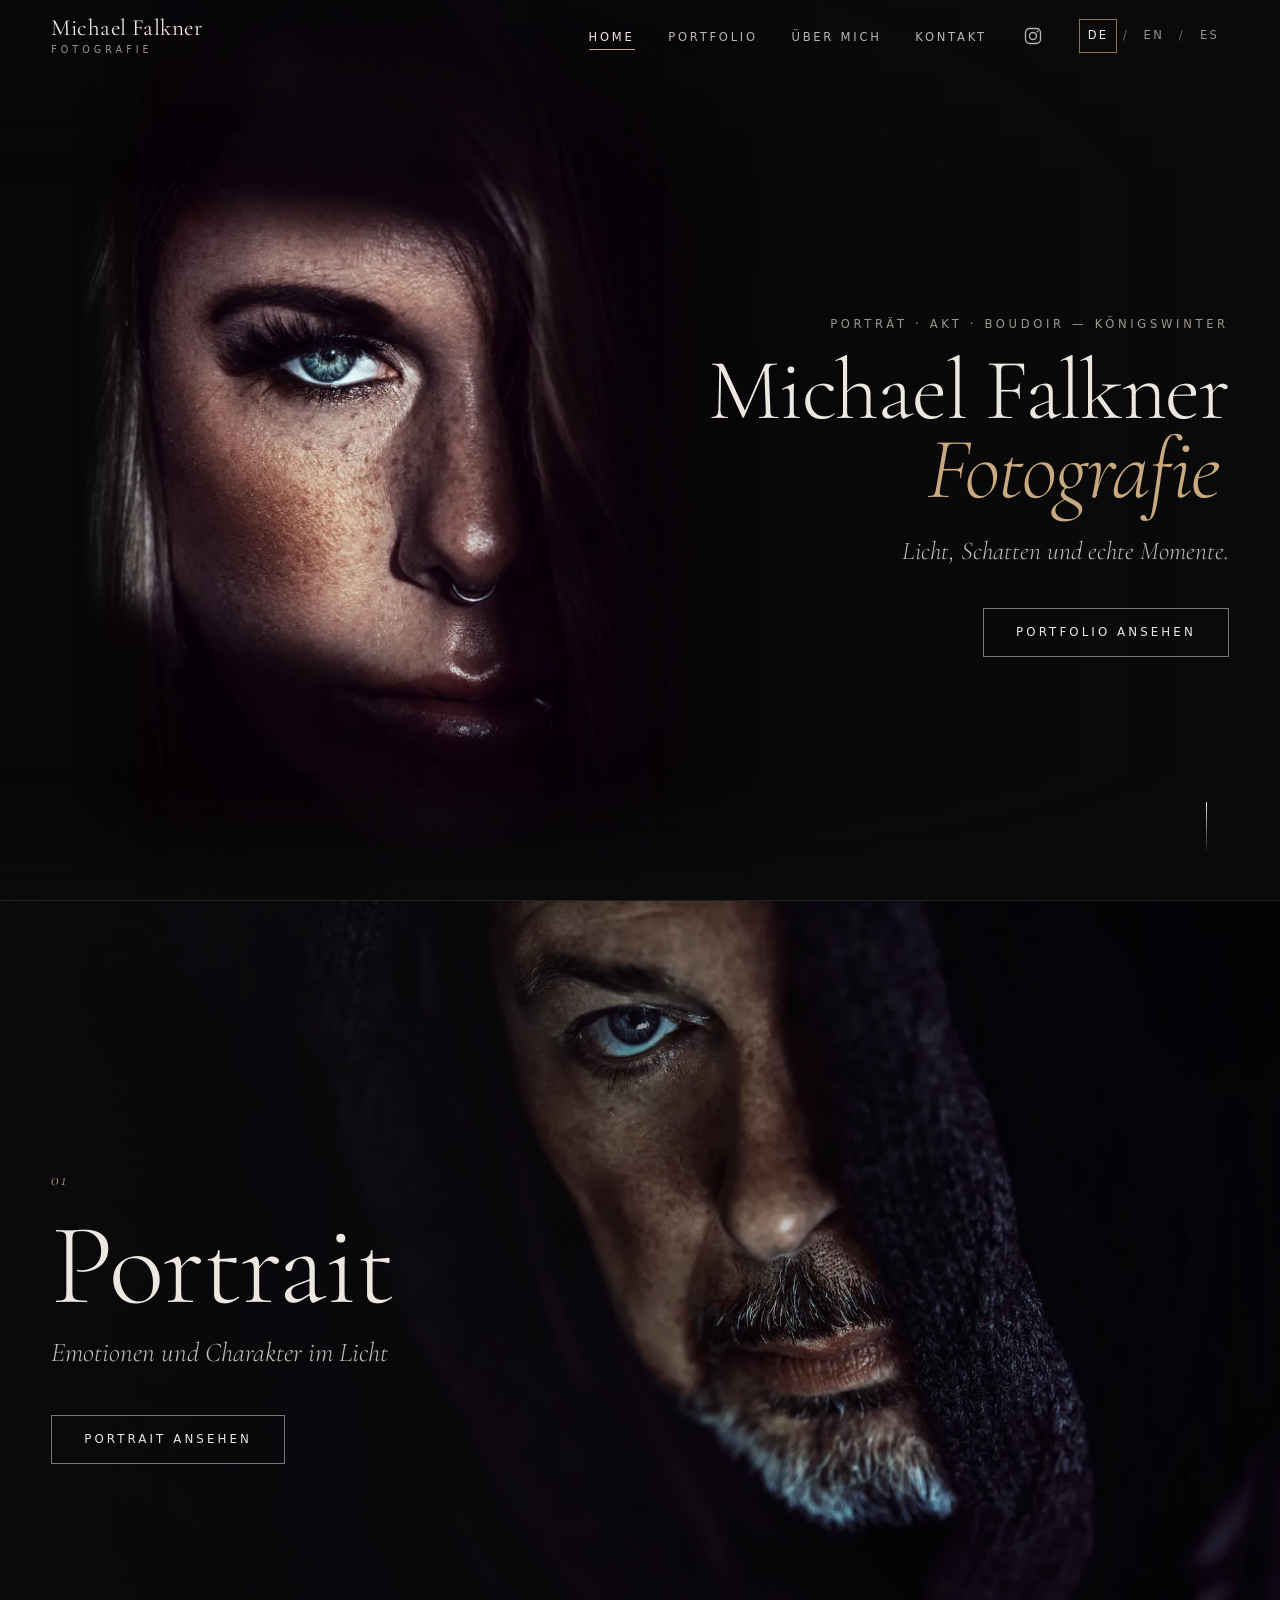
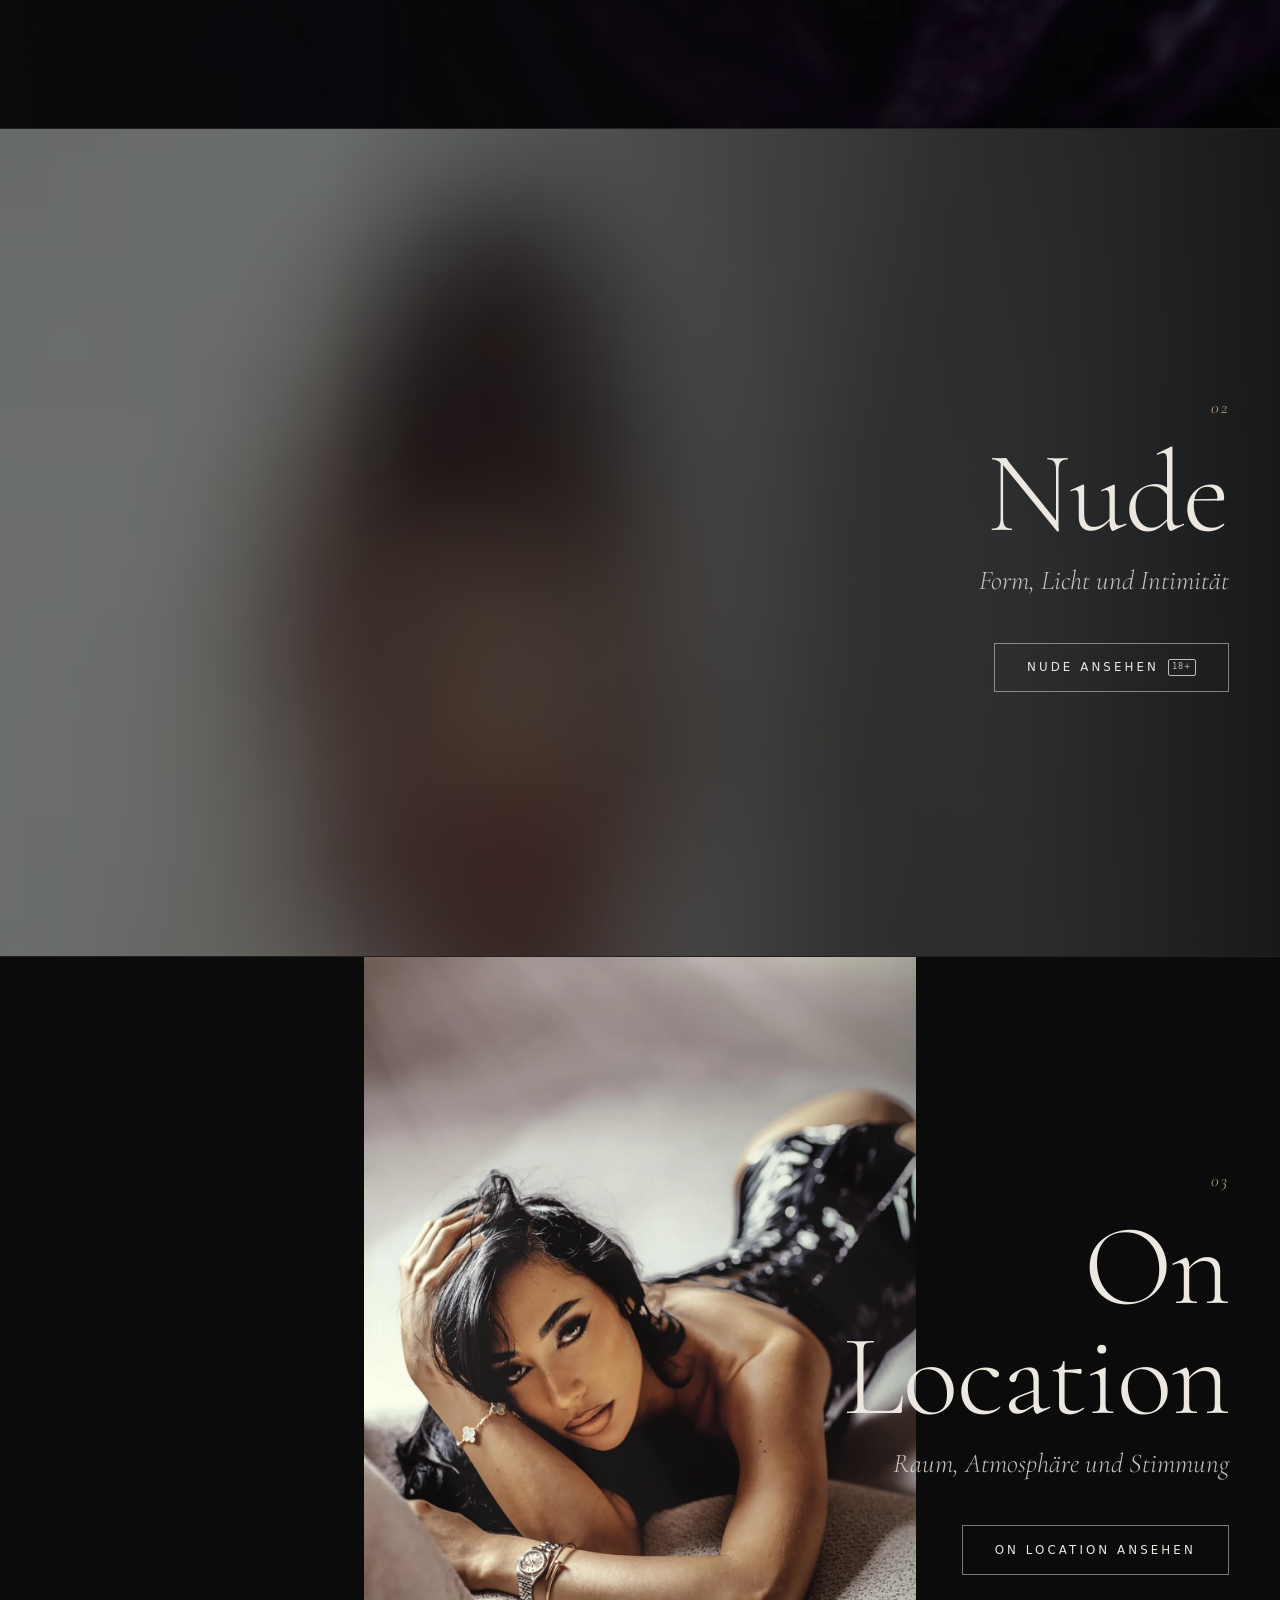
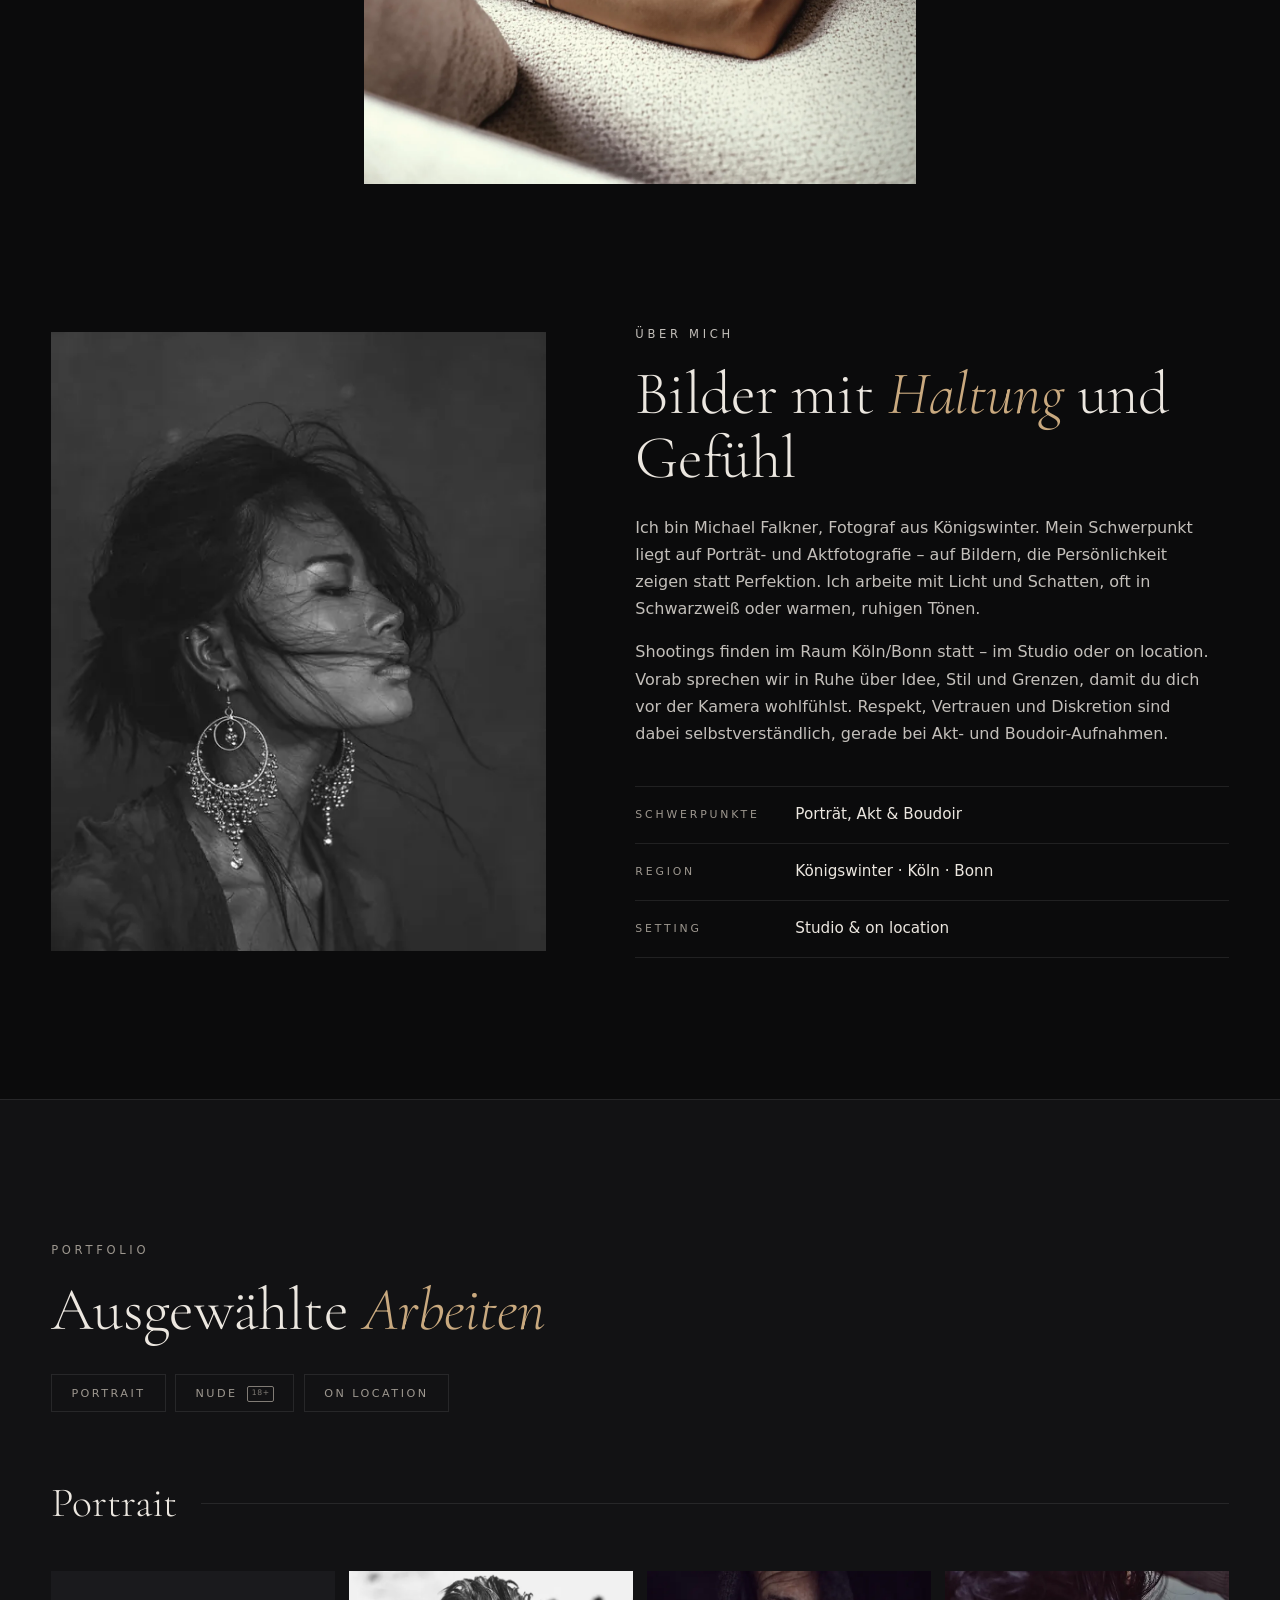
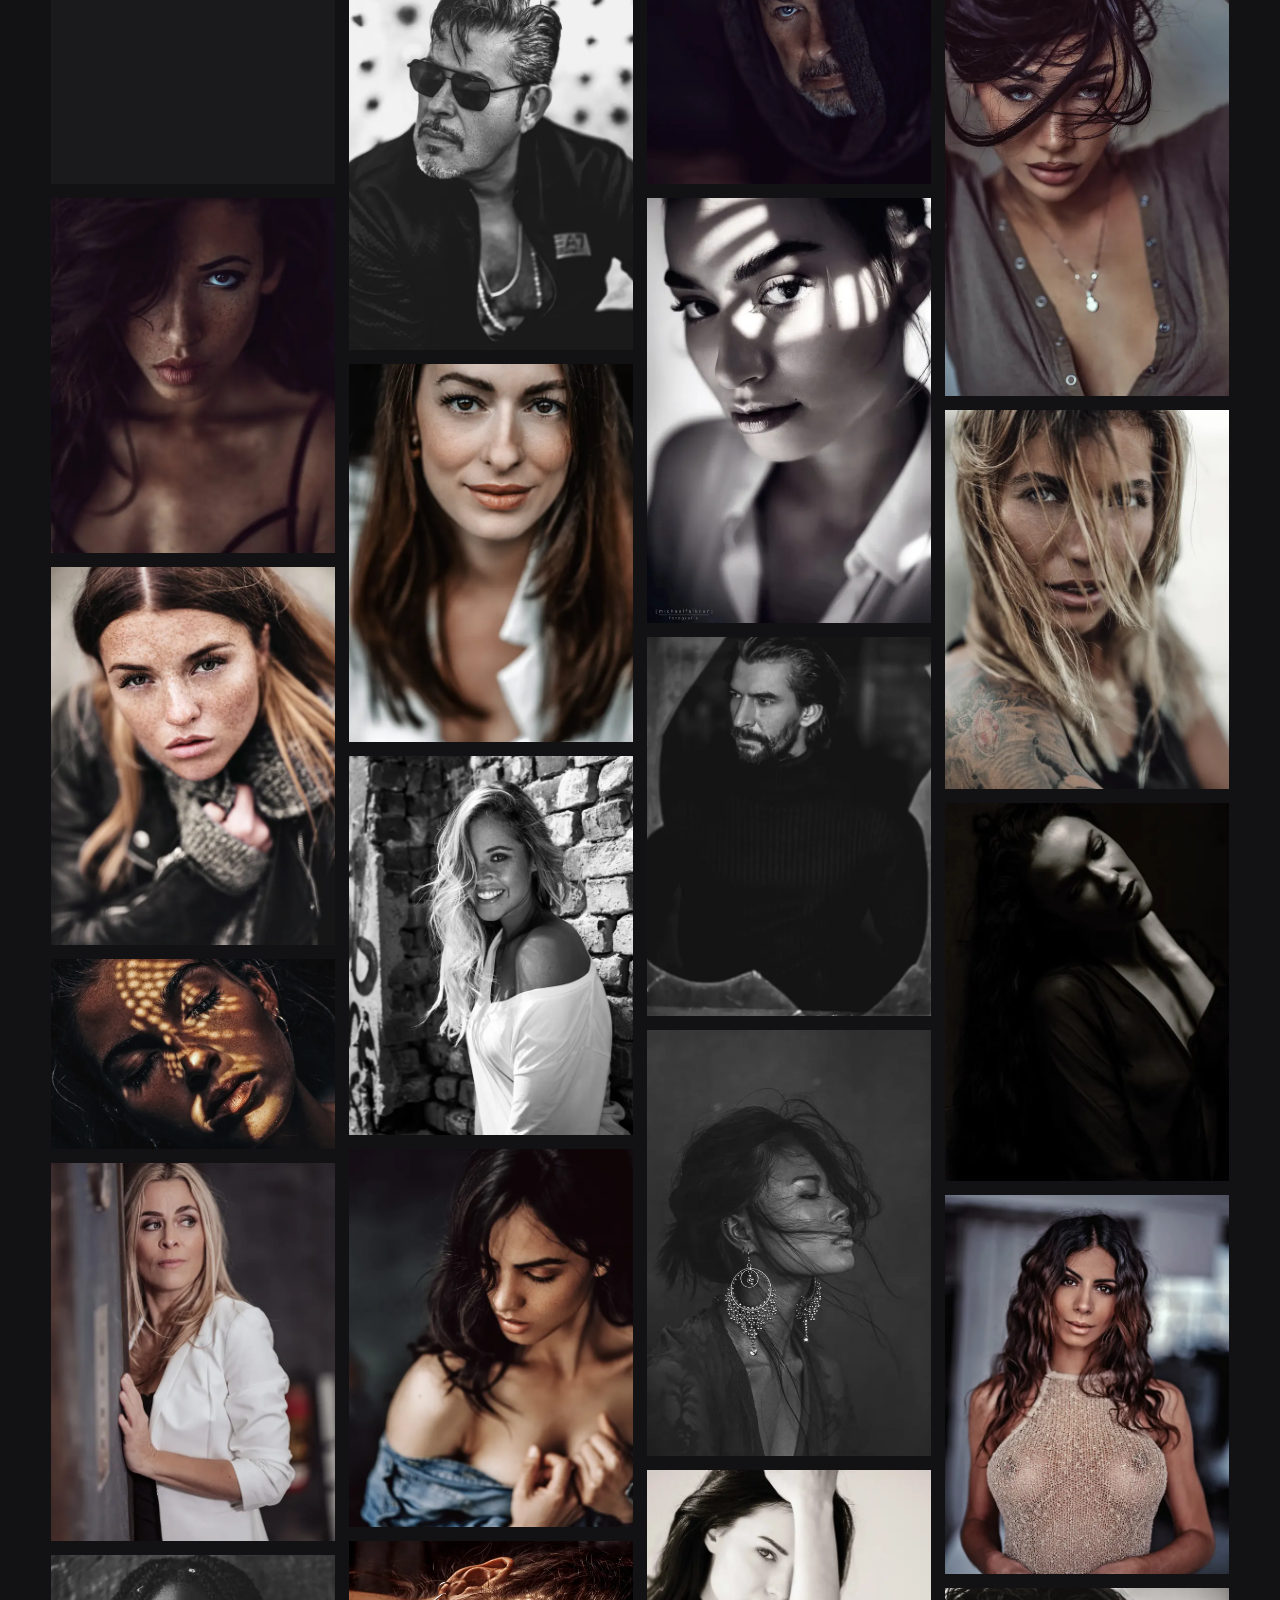
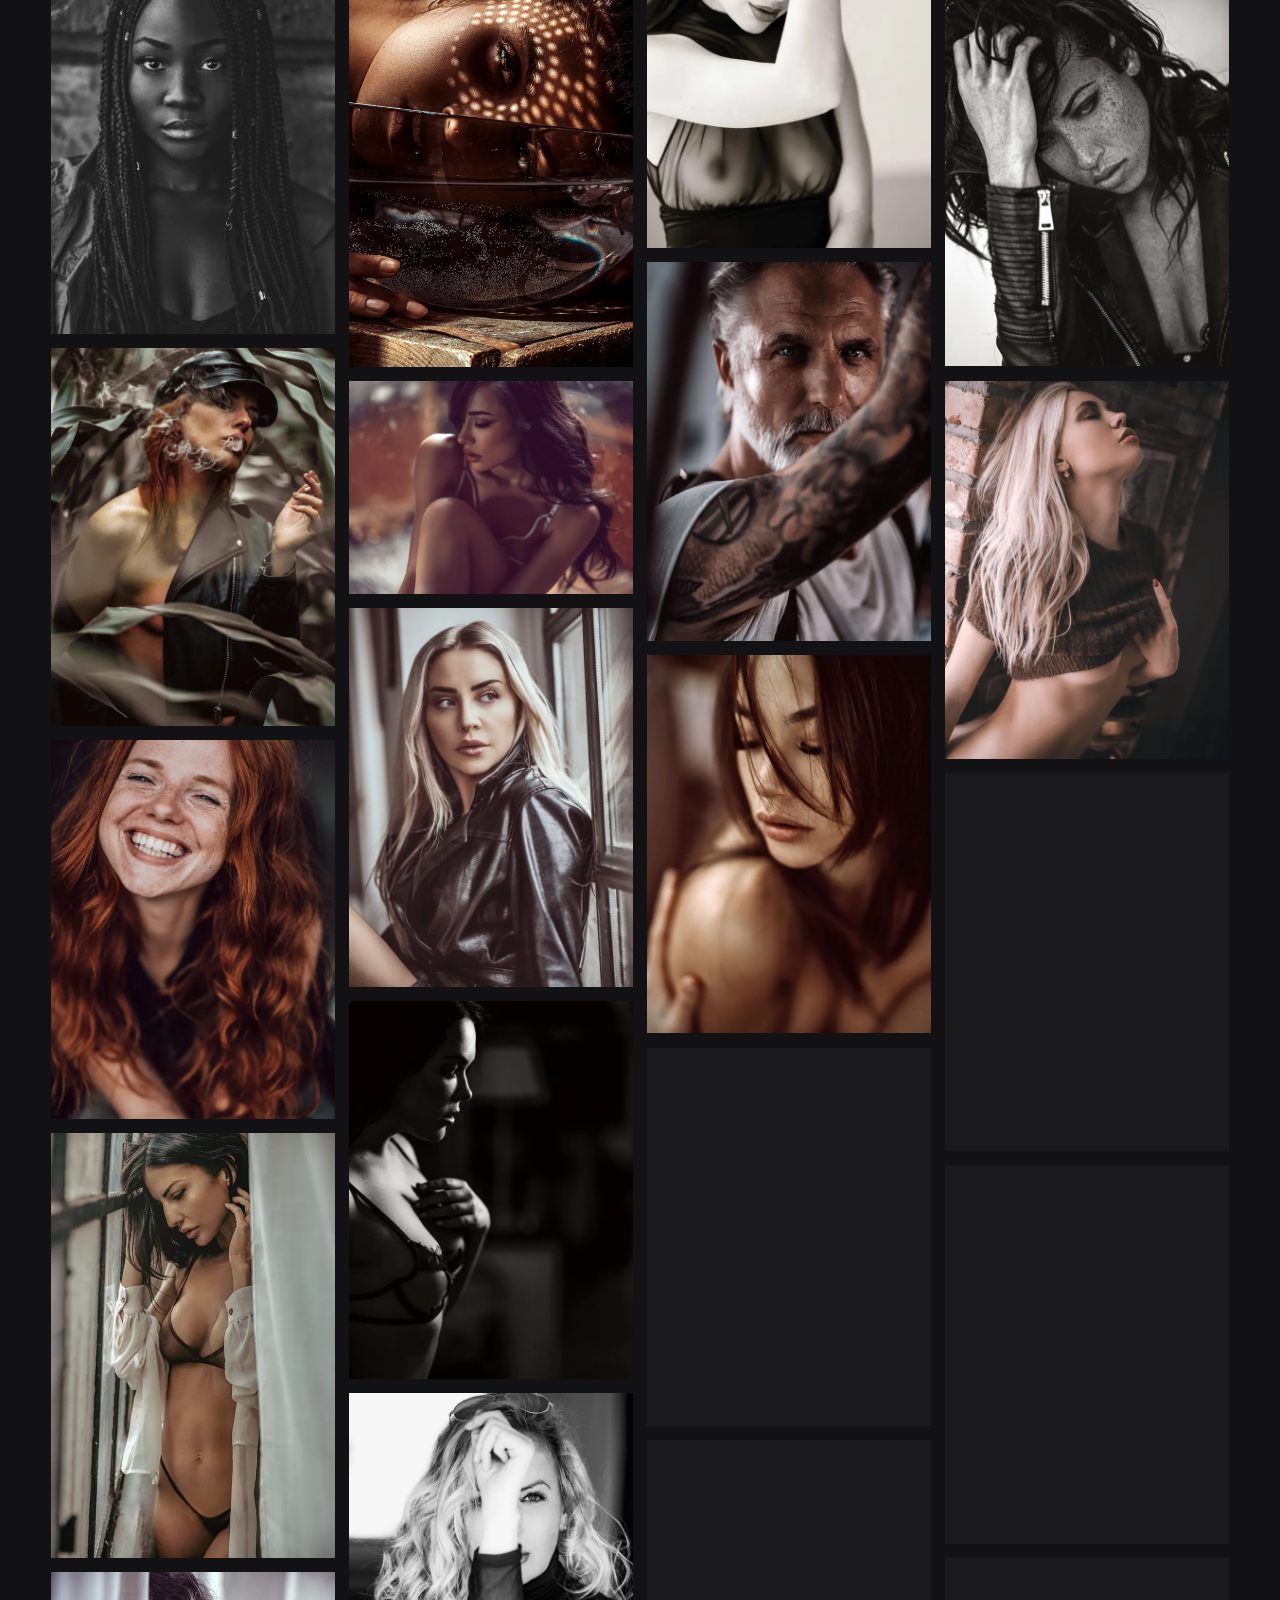
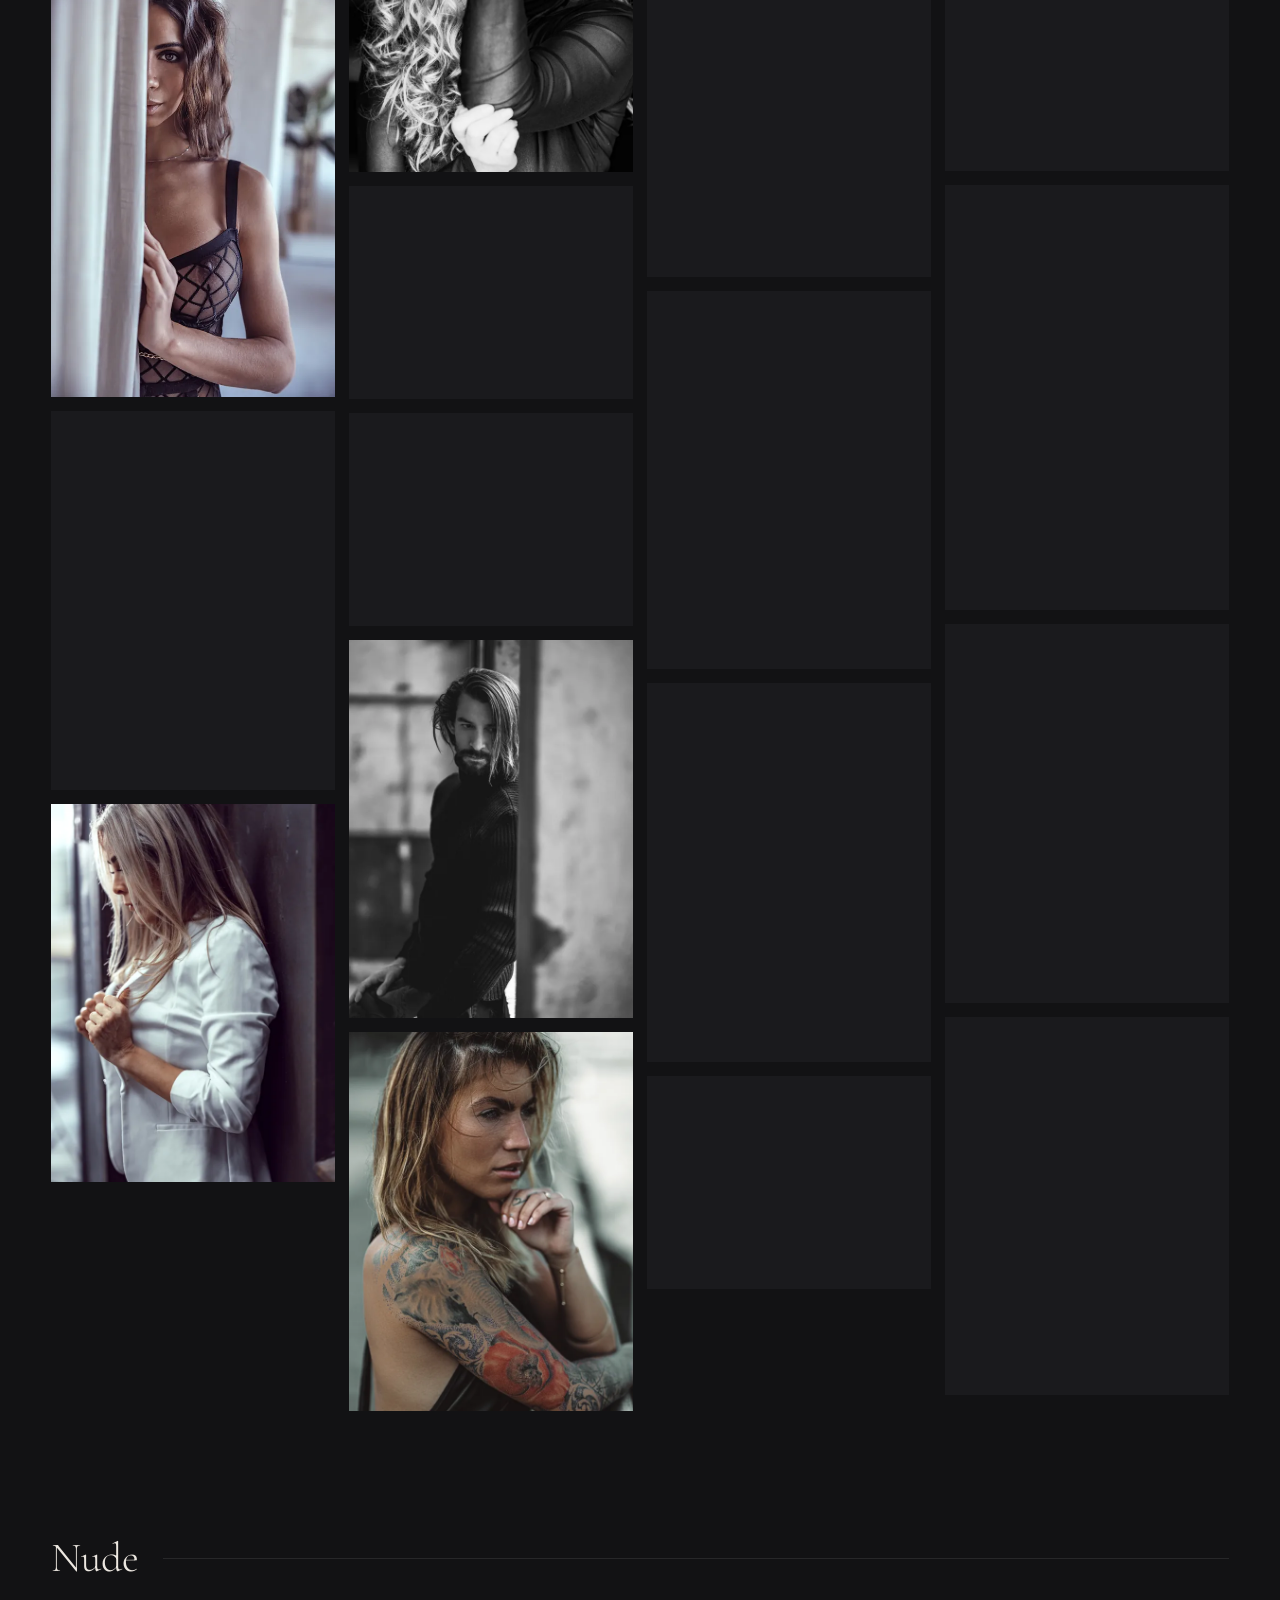
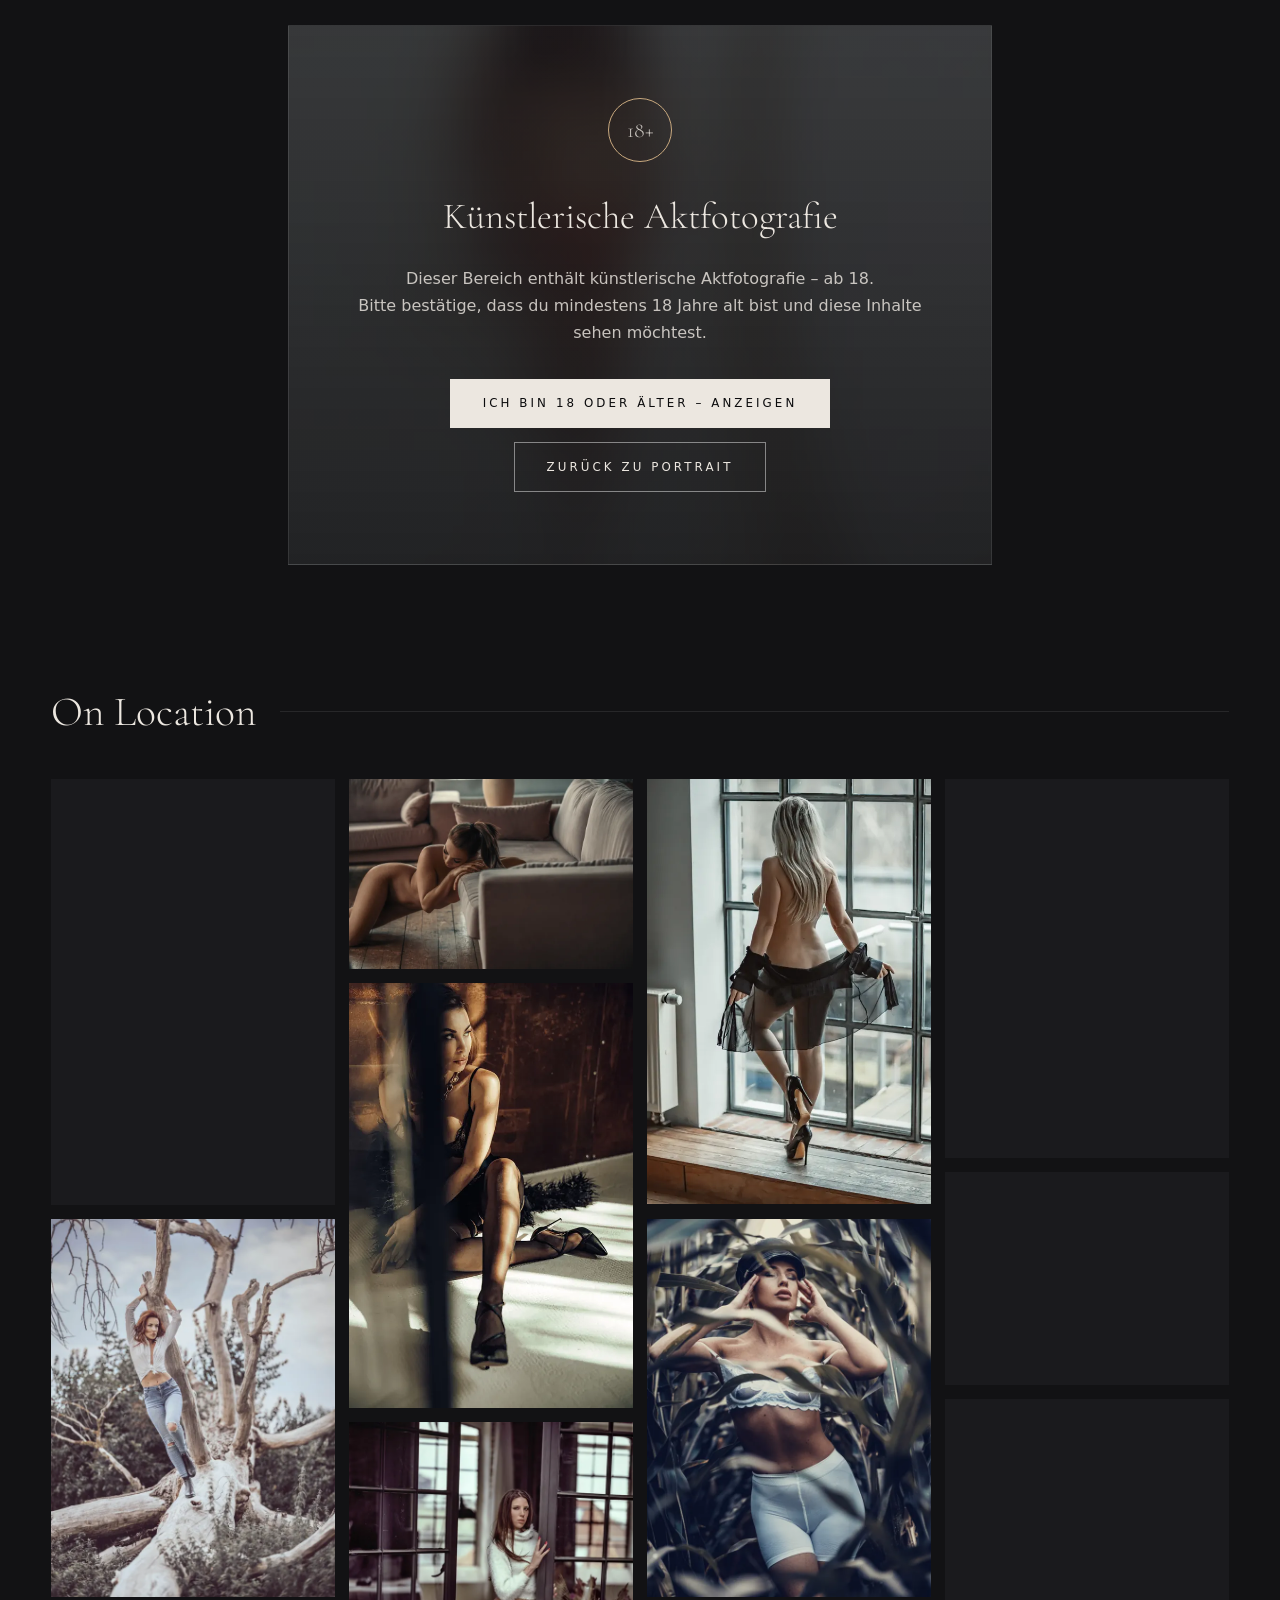
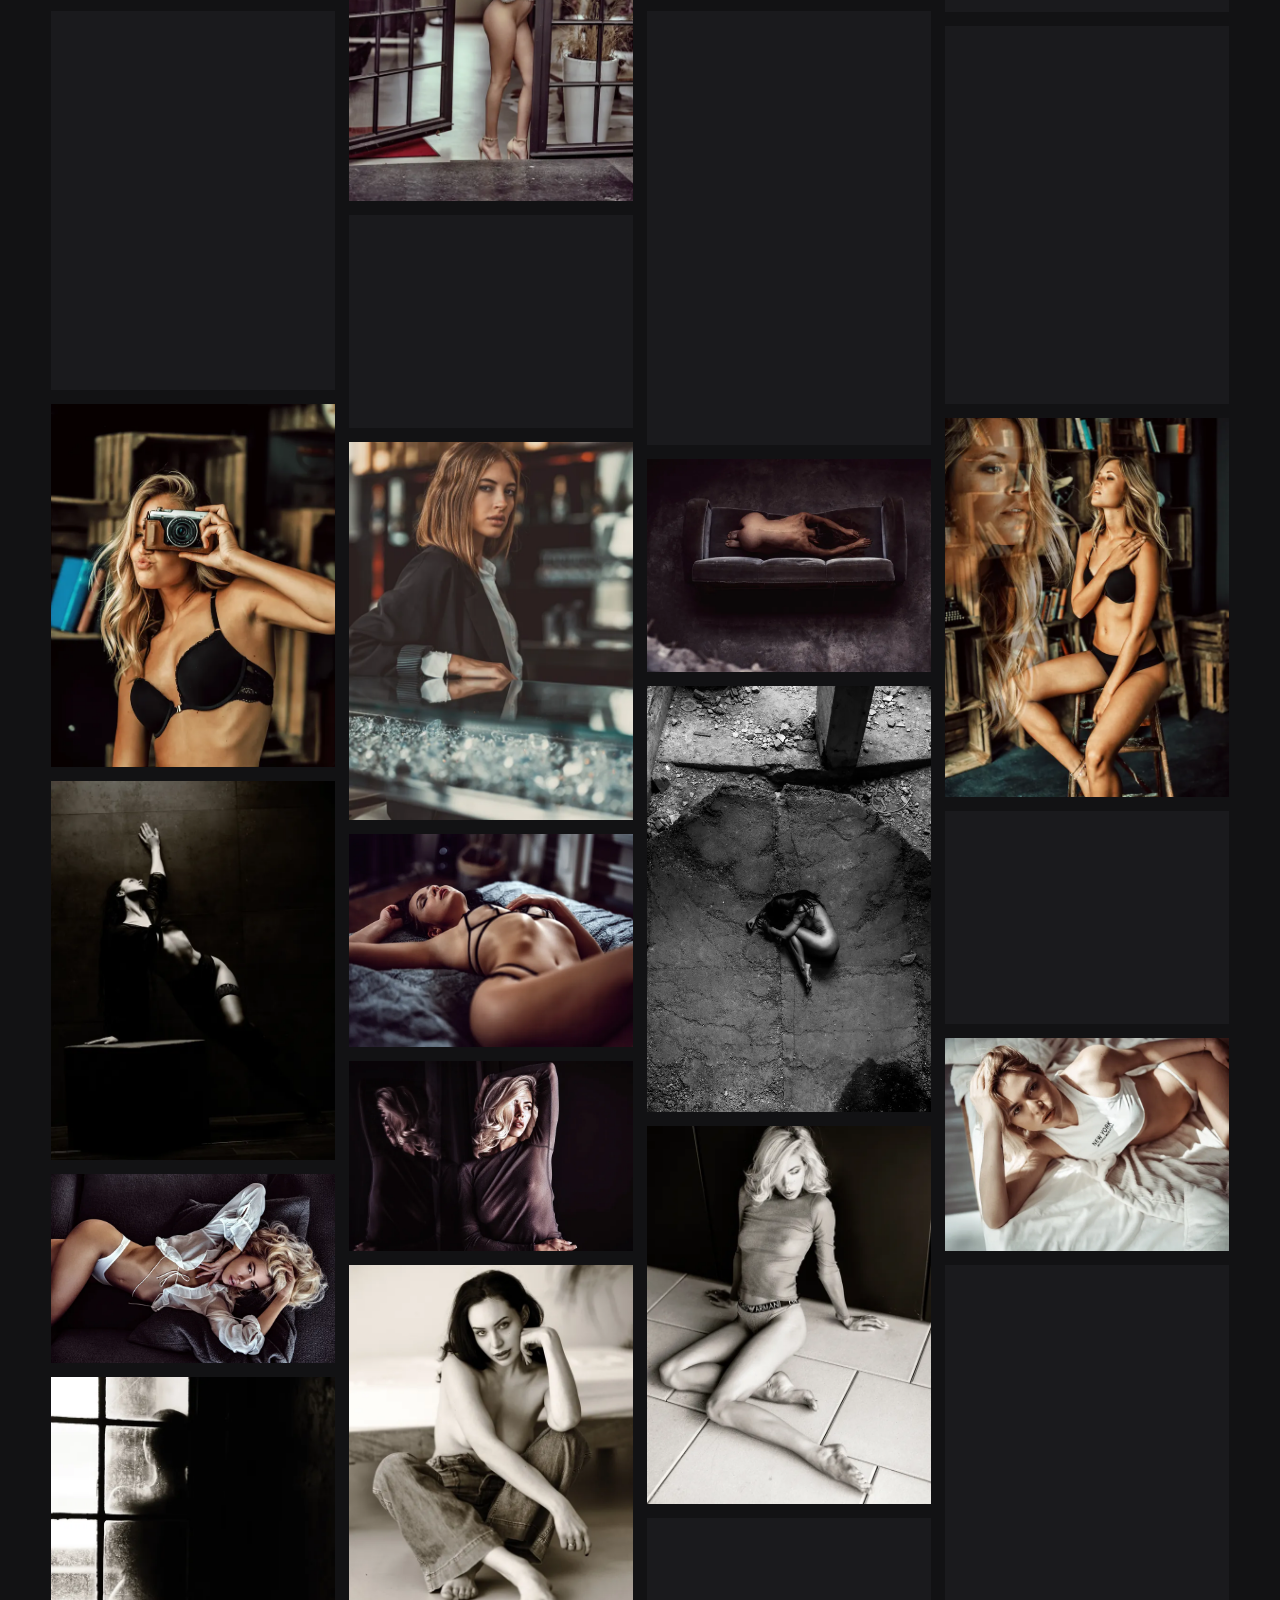
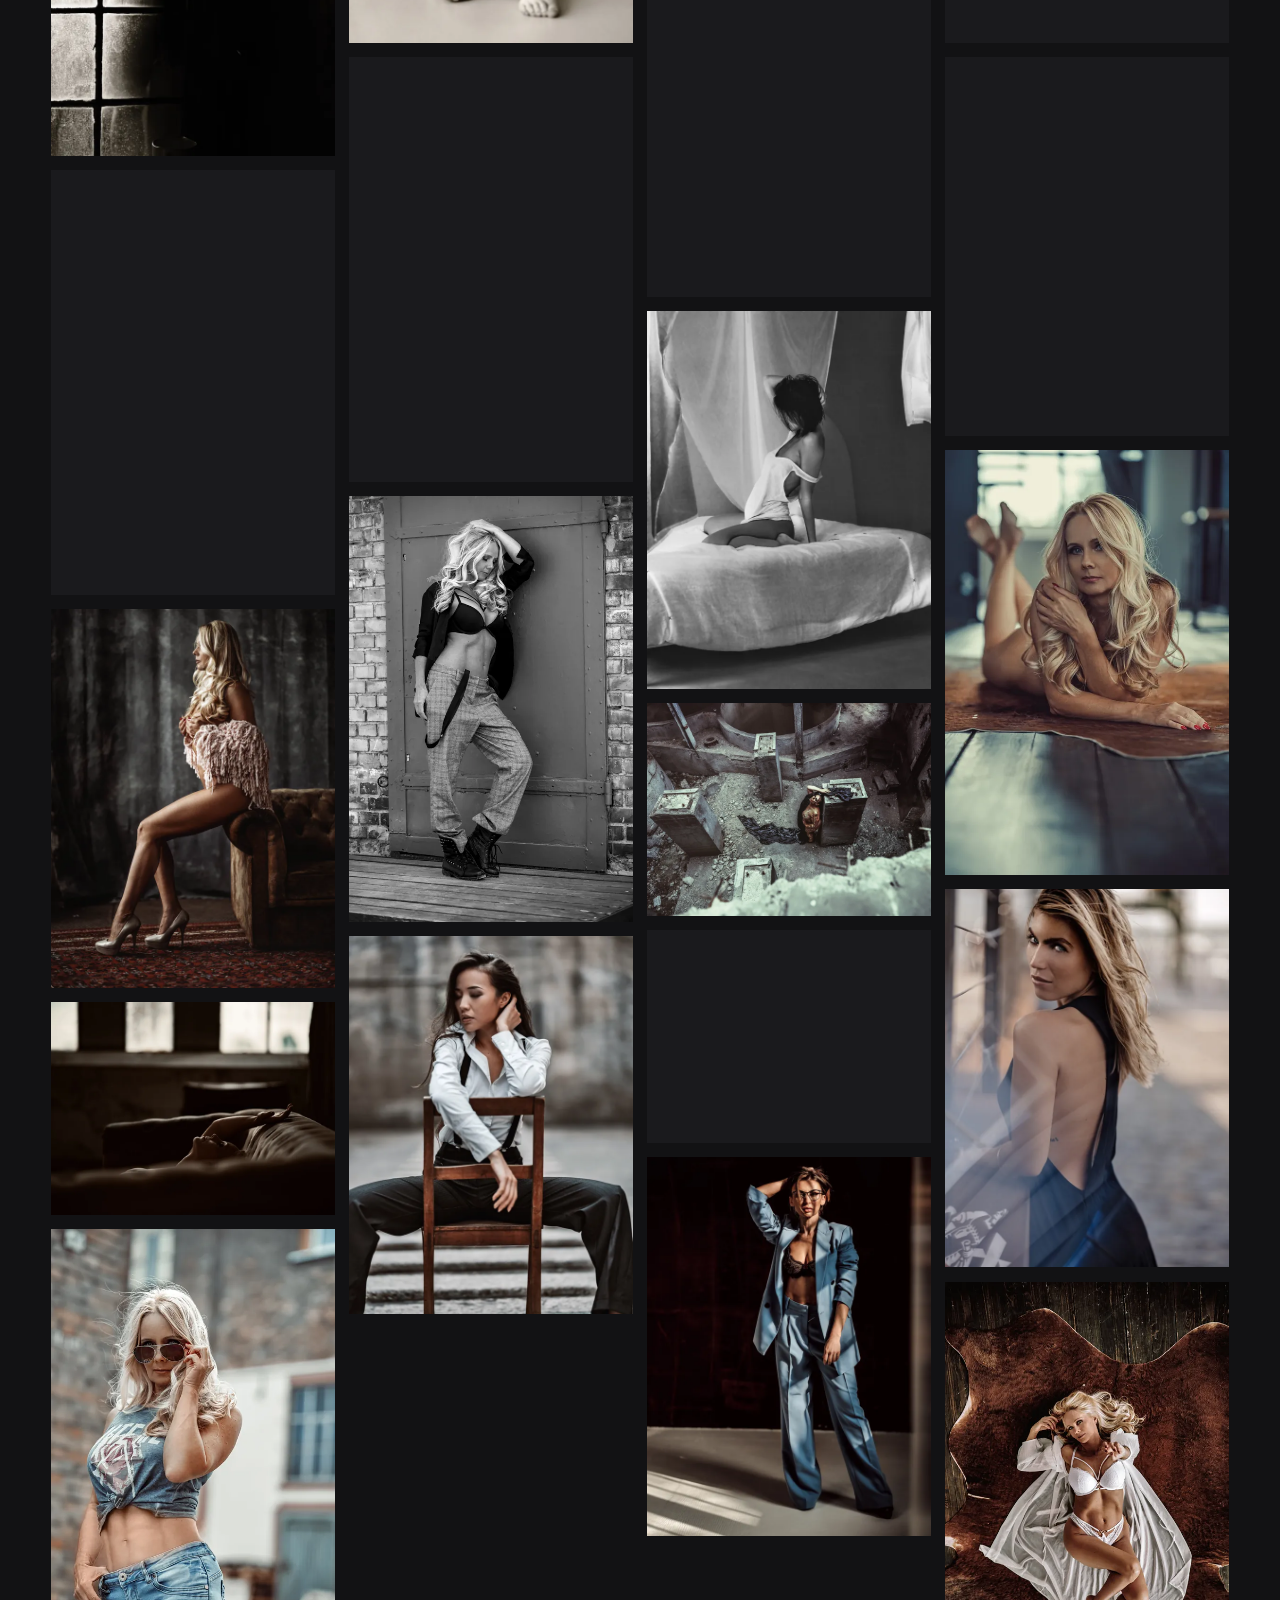
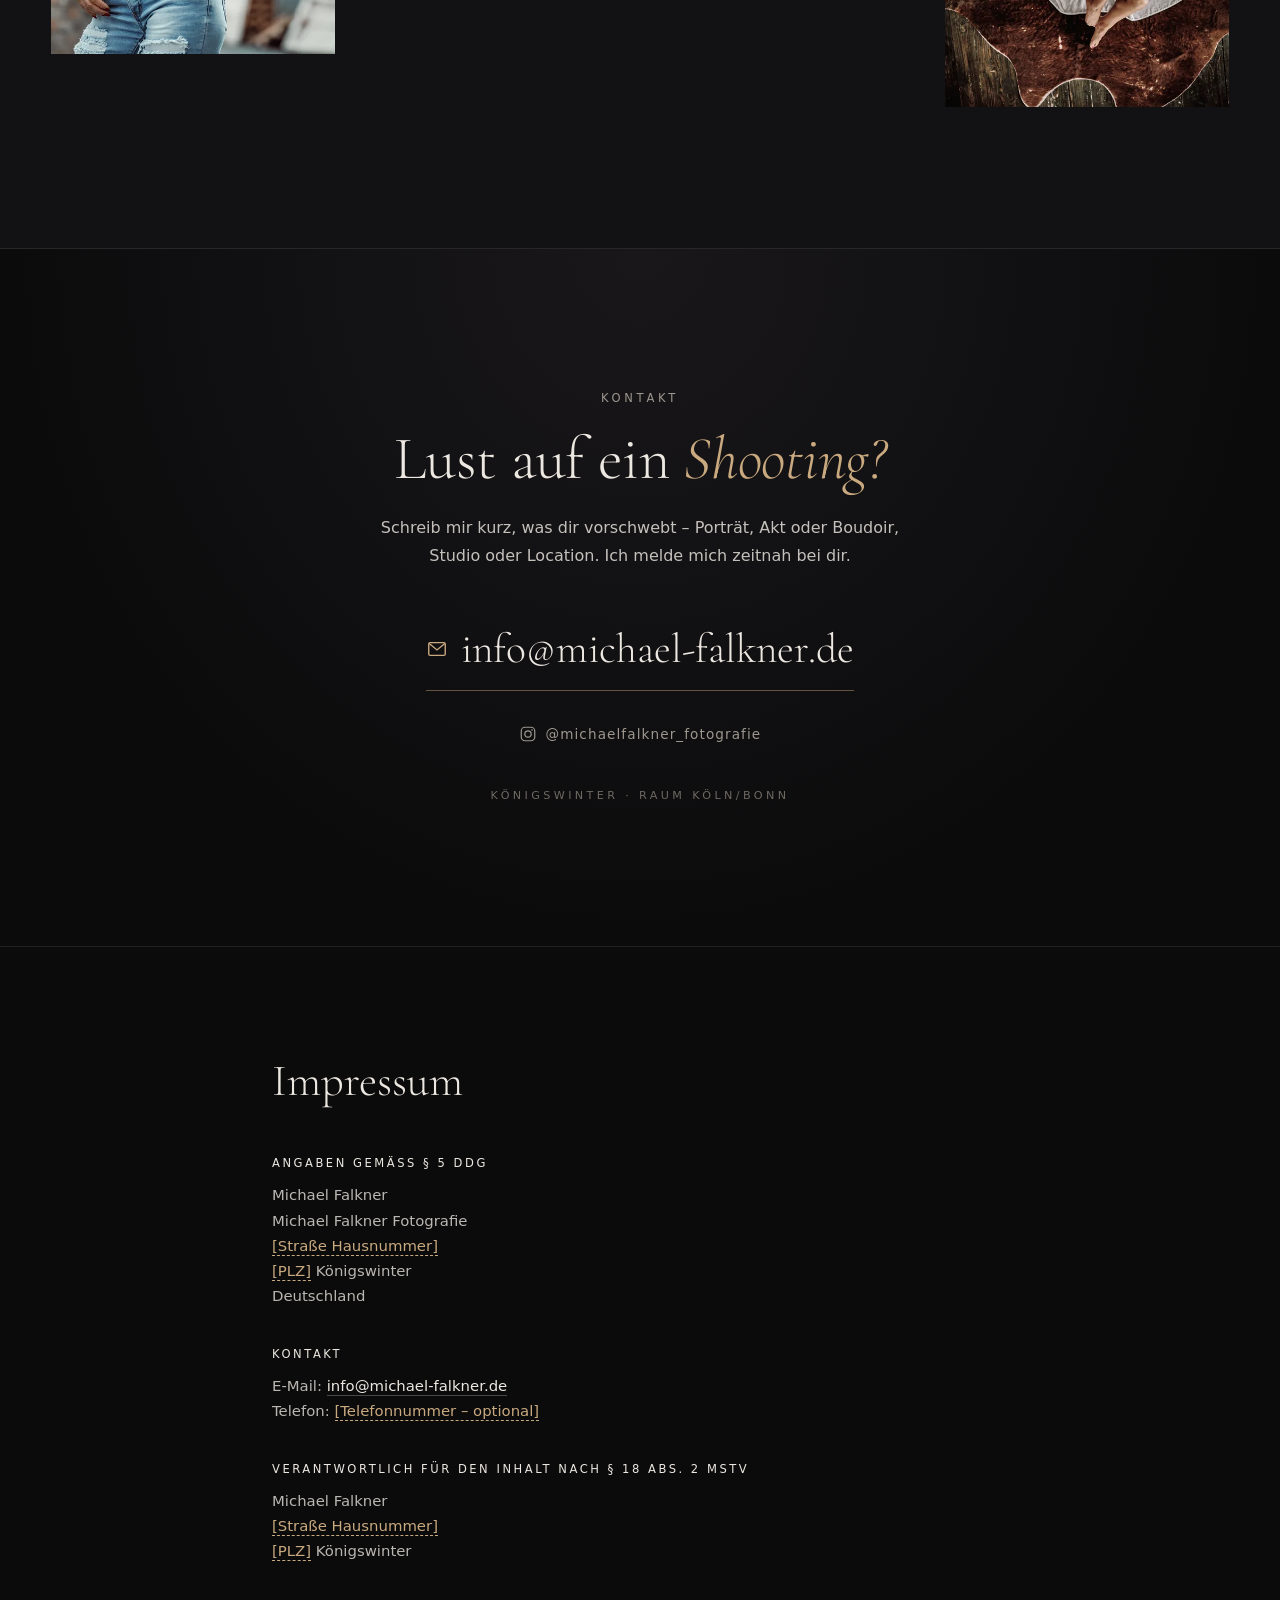
<file: index.html>
<!DOCTYPE html>
<html lang="de">
<head>
  <meta charset="utf-8">
  <meta name="viewport" content="width=device-width, initial-scale=1, viewport-fit=cover">
  <title>Michael Falkner Fotografie – Porträt- &amp; Aktfotografie in Königswinter, Köln/Bonn</title>
  <meta name="description" content="Michael Falkner – Porträt-, Akt- und Boudoirfotografie aus Königswinter. Stimmungsvolle Bilder in Schwarzweiß und warmen Tönen, im Studio und on location im Raum Köln/Bonn.">
  <meta name="author" content="Michael Falkner">
  <meta name="theme-color" content="#0b0b0c">
  <meta name="color-scheme" content="dark">
  <link rel="canonical" href="https://michael-falkner.de/">
  <link rel="alternate" hreflang="de" href="https://michael-falkner.de/">
  <link rel="alternate" hreflang="en" href="https://michael-falkner.de/en/">
  <link rel="alternate" hreflang="es" href="https://michael-falkner.de/es/">
  <link rel="alternate" hreflang="x-default" href="https://michael-falkner.de/">

  <!-- Open Graph / Social -->
  <meta property="og:type" content="website">
  <meta property="og:locale" content="de_DE">
  <meta property="og:locale:alternate" content="en_GB">
  <meta property="og:locale:alternate" content="es_ES">
  <meta property="og:site_name" content="Michael Falkner Fotografie">
  <meta property="og:title" content="Michael Falkner Fotografie – Porträt &amp; Akt">
  <meta property="og:description" content="Porträt-, Akt- und Boudoirfotografie aus Königswinter. Studio &amp; on location im Raum Köln/Bonn.">
  <meta property="og:url" content="https://michael-falkner.de/">
  <meta property="og:image" content="https://michael-falkner.de/img/og-image.jpg">
  <meta property="og:image:width" content="900">
  <meta property="og:image:height" content="1200">
  <meta property="og:image:alt" content="Porträt von Mary van Dee – Michael Falkner Fotografie">
  <meta name="twitter:card" content="summary_large_image">

  <link rel="icon" href="favicon.svg" type="image/svg+xml">
  <link rel="icon" href="favicon-32.png" sizes="32x32" type="image/png">
  <link rel="apple-touch-icon" href="apple-touch-icon.png">

  <link rel="preload" href="fonts/cormorant-garamond-latin.woff2" as="font" type="font/woff2" crossorigin>
  <link rel="preload" as="image" href="img/full/hero-mary-van-dee-01.webp" imagesrcset="img/thumb/hero-mary-van-dee-01.webp 800w, img/full/hero-mary-van-dee-01.webp 1500w" imagesizes="100vw" fetchpriority="high">
  <link rel="stylesheet" href="css/style.css?v=202611221336">
  <script>document.documentElement.classList.add('js');</script>

  <script type="application/ld+json">
  {
    "@context": "https://schema.org",
    "@type": "ProfessionalService",
    "name": "Michael Falkner Fotografie",
    "description": "Porträt-, Akt- und Boudoirfotografie im Raum Köln/Bonn",
    "knowsLanguage": ["de", "en"],
    "url": "https://michael-falkner.de/",
    "image": "https://michael-falkner.de/img/og-image.jpg",
    "email": "info@michael-falkner.de",
    "address": { "@type": "PostalAddress", "addressLocality": "Königswinter", "addressRegion": "NRW", "addressCountry": "DE" },
    "areaServed": ["Königswinter", "Bonn", "Köln"],
    "sameAs": ["https://www.instagram.com/michaelfalkner_fotografie/"]
  }
  </script>
</head>
<body>
  <a class="skip-link" href="#main">Zum Inhalt springen</a>

  <!-- ============ NAVIGATION ============ -->
  <header class="site-header" id="top">
    <nav class="nav" aria-label="Hauptnavigation">
      <a class="brand" href="#home" aria-label="Michael Falkner Fotografie – zum Seitenanfang">
        <span class="brand-name">Michael Falkner</span>
        <span class="brand-sub">Fotografie</span>
      </a>

      <button class="menu-toggle" type="button" aria-expanded="false" aria-controls="nav-menu" aria-label="Menü öffnen">
        <span class="menu-toggle-bar"></span>
        <span class="menu-toggle-bar"></span>
      </button>

      <div class="nav-menu" id="nav-menu">
        <ul class="nav-links">
          <li><a href="#home">Home</a></li>
          <li><a href="#portfolio">Portfolio</a></li>
          <li><a href="#ueber-mich">Über mich</a></li>
          <li><a href="#kontakt">Kontakt</a></li>
          <li class="nav-legal"><a href="#impressum">Impressum</a></li>
          <li class="nav-legal"><a href="#datenschutz">Datenschutz</a></li>
        </ul>
        <a class="nav-insta" href="https://www.instagram.com/michaelfalkner_fotografie/" target="_blank" rel="noopener" aria-label="Instagram: @michaelfalkner_fotografie">
          <svg aria-hidden="true" viewBox="0 0 24 24" width="20" height="20"><use href="#i-instagram"/></svg>
          <span class="nav-insta-label">@michaelfalkner_fotografie</span>
        </a>
      </div>

      <div class="lang-switch" role="group" aria-label="Sprache wählen / Choose language / Elegir idioma">
        <a href="./" hreflang="de" lang="de" aria-current="page" title="Deutsch">DE</a>
        <span class="lang-sep" aria-hidden="true">/</span>
        <a href="en/" hreflang="en" lang="en" title="English version">EN</a>
        <span class="lang-sep" aria-hidden="true">/</span>
        <a href="es/" hreflang="es" lang="es" title="Versión en español">ES</a>
      </div>
    </nav>
  </header>

  <main id="main">
    <!-- ============ HERO ============ -->
    <section class="hero" id="home" aria-label="Willkommen">
      <img class="hero-img"
           src="img/full/hero-mary-van-dee-01.webp"
           srcset="img/thumb/hero-mary-van-dee-01.webp 800w, img/full/hero-mary-van-dee-01.webp 1500w"
           sizes="100vw" width="1500" height="2000"
           alt="Porträt von Mary van Dee – Michael Falkner Fotografie"
           fetchpriority="high" decoding="async">
      <div class="hero-shade" aria-hidden="true"></div>
      <div class="hero-content">
        <p class="eyebrow">Porträt · Akt · Boudoir — Königswinter</p>
        <h1 class="hero-title">
          <span>Michael Falkner</span>
          <em>Fotografie</em>
        </h1>
        <p class="hero-lead">Licht, Schatten und echte Momente.</p>
        <a class="btn btn-ghost" href="#portfolio">Portfolio ansehen</a>
      </div>
      <a class="scroll-cue" href="#kategorien" aria-label="Weiter nach unten">
        <span></span>
      </a>
    </section>

    <!-- ============ KATEGORIE-TEASER ============
         Jeder Teaser hat data-category="…". Das Bild wird per JS aus
         js/gallery-data.js gesetzt (erstes Bild der Kategorie).
         Teaser von leeren Kategorien bleiben ausgeblendet (hidden). -->
    <div id="kategorien">
      <section class="teaser" data-category="portrait" aria-labelledby="t-portrait">
        <figure class="teaser-media"><img class="teaser-img" alt="" loading="lazy" decoding="async"></figure>
        <div class="teaser-content reveal">
          <span class="teaser-num">01</span>
          <h2 id="t-portrait" class="teaser-title">Portrait</h2>
          <p class="teaser-sub">Emotionen und Charakter im Licht</p>
          <a class="btn btn-ghost" href="#portfolio-portrait">Portrait ansehen</a>
        </div>
      </section>

      <section class="teaser teaser--right is-gated" data-category="nude" aria-labelledby="t-nude">
        <figure class="teaser-media">
          <!-- Bis zur Altersbestätigung wird nur eine stark weichgezeichnete Vorschau geladen -->
          <img class="teaser-img" src="img/thumb/nude-teaser-blur.webp" width="450" height="600" alt="" loading="lazy" decoding="async">
        </figure>
        <div class="teaser-content reveal">
          <span class="teaser-num">02</span>
          <h2 id="t-nude" class="teaser-title">Nude</h2>
          <p class="teaser-sub">Form, Licht und Intimität</p>
          <a class="btn btn-ghost" href="#portfolio-nude">Nude ansehen <span class="badge">18+</span></a>
        </div>
      </section>

      <!-- TRAVEL – wird automatisch sichtbar, sobald in js/gallery-data.js Bilder eingetragen sind -->
      <section class="teaser" data-category="travel" aria-labelledby="t-travel" hidden>
        <figure class="teaser-media"><img class="teaser-img" alt="" loading="lazy" decoding="async"></figure>
        <div class="teaser-content reveal">
          <span class="teaser-num">03</span>
          <h2 id="t-travel" class="teaser-title">Travel</h2>
          <p class="teaser-sub">Entdeckungen und Momente unterwegs</p>
          <a class="btn btn-ghost" href="#portfolio-travel">Travel ansehen</a>
        </div>
      </section>

      <!-- LOCATION – wird automatisch sichtbar, sobald in js/gallery-data.js Bilder eingetragen sind -->
      <section class="teaser teaser--right" data-category="location" aria-labelledby="t-location" hidden>
        <figure class="teaser-media"><img class="teaser-img" alt="" loading="lazy" decoding="async"></figure>
        <div class="teaser-content reveal">
          <span class="teaser-num">04</span>
          <h2 id="t-location" class="teaser-title">On Location</h2>
          <p class="teaser-sub">Raum, Atmosphäre und Stimmung</p>
          <a class="btn btn-ghost" href="#portfolio-location">On Location ansehen</a>
        </div>
      </section>
    </div>

    <!-- ============ ÜBER MICH ============ -->
    <section class="about section" id="ueber-mich" aria-labelledby="h-about">
      <div class="about-grid">
        <figure class="about-media reveal">
          <img src="img/thumb/portrait-soso-01.webp" srcset="img/thumb/portrait-soso-01.webp 533w, img/full/portrait-soso-01.webp 1333w" sizes="(max-width: 860px) 90vw, 40vw" width="1333" height="2000" alt="Porträt von Soso – Michael Falkner Fotografie" loading="lazy" decoding="async">
        </figure>
        <div class="about-text reveal">
          <p class="eyebrow">Über mich</p>
          <h2 id="h-about" class="section-title">Bilder mit <em>Haltung</em> und Gefühl</h2>
          <p>Ich bin Michael Falkner, Fotograf aus Königswinter. Mein Schwerpunkt liegt auf Porträt- und Aktfotografie – auf Bildern, die Persönlichkeit zeigen statt Perfektion. Ich arbeite mit Licht und Schatten, oft in Schwarzweiß oder warmen, ruhigen Tönen.</p>
          <p>Shootings finden im Raum Köln/Bonn statt – im Studio oder on location. Vorab sprechen wir in Ruhe über Idee, Stil und Grenzen, damit du dich vor der Kamera wohlfühlst. Respekt, Vertrauen und Diskretion sind dabei selbstverständlich, gerade bei Akt- und Boudoir-Aufnahmen.</p>
          <ul class="facts">
            <li><span>Schwerpunkte</span>Porträt, Akt &amp; Boudoir</li>
            <li><span>Region</span>Königswinter · Köln · Bonn</li>
            <li><span>Setting</span>Studio &amp; on location</li>
          </ul>
        </div>
      </div>
    </section>

    <!-- ============ PORTFOLIO ============ -->
    <section class="portfolio section" id="portfolio" aria-labelledby="h-portfolio">
      <header class="section-head reveal">
        <p class="eyebrow">Portfolio</p>
        <h2 id="h-portfolio" class="section-title">Ausgewählte <em>Arbeiten</em></h2>
        <nav class="cat-nav" aria-label="Portfolio-Kategorien">
          <a href="#portfolio-portrait" data-category="portrait">Portrait</a>
          <a href="#portfolio-nude" data-category="nude">Nude <span class="badge">18+</span></a>
          <a href="#portfolio-travel" data-category="travel" hidden>Travel</a>
          <a href="#portfolio-location" data-category="location" hidden>On Location</a>
        </nav>
      </header>

      <noscript><p class="noscript">Für die Galerie wird JavaScript benötigt.</p></noscript>

      <section class="gallery-block" id="portfolio-portrait" data-category="portrait" aria-labelledby="g-portrait">
        <h3 id="g-portrait" class="gallery-title">Portrait</h3>
        <div class="gallery" data-gallery="portrait"></div>
      </section>

      <section class="gallery-block" id="portfolio-nude" data-category="nude" aria-labelledby="g-nude">
        <h3 id="g-nude" class="gallery-title">Nude</h3>
        <!-- Altersabfrage: Die Bilder werden erst nach Bestätigung geladen -->
        <div class="age-gate" role="region" aria-labelledby="gate-title">
          <p class="age-gate-badge">18+</p>
          <h4 id="gate-title" class="age-gate-title">Künstlerische Aktfotografie</h4>
          <p>Dieser Bereich enthält künstlerische Aktfotografie – ab 18.<br>Bitte bestätige, dass du mindestens 18 Jahre alt bist und diese Inhalte sehen möchtest.</p>
          <div class="age-gate-actions">
            <button class="btn btn-solid" type="button" data-gate-accept>Ich bin 18 oder älter – anzeigen</button>
            <a class="btn btn-ghost" href="#portfolio-portrait">Zurück zu Portrait</a>
          </div>
        </div>
        <div class="gallery" data-gallery="nude" hidden></div>
      </section>

      <!-- TRAVEL – wird automatisch sichtbar, sobald Bilder eingetragen sind -->
      <section class="gallery-block" id="portfolio-travel" data-category="travel" aria-labelledby="g-travel" hidden>
        <h3 id="g-travel" class="gallery-title">Travel</h3>
        <div class="gallery" data-gallery="travel"></div>
      </section>

      <!-- LOCATION – wird automatisch sichtbar, sobald Bilder eingetragen sind -->
      <section class="gallery-block" id="portfolio-location" data-category="location" aria-labelledby="g-location" hidden>
        <h3 id="g-location" class="gallery-title">On Location</h3>
        <div class="gallery" data-gallery="location"></div>
      </section>
    </section>

    <!-- ============ KONTAKT ============ -->
    <section class="contact section" id="kontakt" aria-labelledby="h-contact">
      <div class="contact-inner reveal">
        <p class="eyebrow">Kontakt</p>
        <h2 id="h-contact" class="section-title">Lust auf ein <em>Shooting?</em></h2>
        <p class="contact-lead">Schreib mir kurz, was dir vorschwebt – Porträt, Akt oder Boudoir, Studio oder Location. Ich melde mich zeitnah bei dir.</p>
        <a class="contact-mail" href="mailto:info@michael-falkner.de?subject=Shooting-Anfrage">
          <svg aria-hidden="true" viewBox="0 0 24 24" width="22" height="22"><use href="#i-mail"/></svg>
          info@michael-falkner.de
        </a>
        <a class="contact-insta" href="https://www.instagram.com/michaelfalkner_fotografie/" target="_blank" rel="noopener">
          <svg aria-hidden="true" viewBox="0 0 24 24" width="18" height="18"><use href="#i-instagram"/></svg>
          @michaelfalkner_fotografie
        </a>
        <p class="contact-region">Königswinter · Raum Köln/Bonn</p>
      </div>
    </section>

    <!-- ============ IMPRESSUM ============
         Platzhalter in [eckigen Klammern] bitte durch echte Angaben ersetzen
         und die Klasse "ph" entfernen. -->
    <section class="legal section" id="impressum" aria-labelledby="h-impressum">
      <div class="legal-inner">
        <h2 id="h-impressum" class="legal-title">Impressum</h2>

        <h3>Angaben gemäß § 5 DDG</h3>
        <p>
          Michael Falkner<br>
          Michael Falkner Fotografie<br>
          <span class="ph">[Straße Hausnummer]</span><br>
          <span class="ph">[PLZ]</span> Königswinter<br>
          Deutschland
        </p>

        <h3>Kontakt</h3>
        <p>
          E-Mail: <a href="mailto:info@michael-falkner.de">info@michael-falkner.de</a><br>
          Telefon: <span class="ph">[Telefonnummer – optional]</span>
        </p>


        <h3>Verantwortlich für den Inhalt nach § 18 Abs. 2 MStV</h3>
        <p>
          Michael Falkner<br>
          <span class="ph">[Straße Hausnummer]</span><br>
          <span class="ph">[PLZ]</span> Königswinter
        </p>

        <h3>Verbraucherstreitbeilegung</h3>
        <p>Ich bin nicht bereit und nicht verpflichtet, an Streitbeilegungsverfahren vor einer Verbraucherschlichtungsstelle teilzunehmen.</p>

        <h3>Haftung für Inhalte und Links</h3>
        <p>Die Inhalte dieser Website wurden mit größter Sorgfalt erstellt. Für die Richtigkeit, Vollständigkeit und Aktualität der Inhalte kann jedoch keine Gewähr übernommen werden. Diese Website enthält Links zu externen Websites Dritter (z.&nbsp;B. Instagram), auf deren Inhalte ich keinen Einfluss habe. Für diese fremden Inhalte ist stets der jeweilige Anbieter verantwortlich. Bei Bekanntwerden von Rechtsverletzungen werden derartige Links umgehend entfernt.</p>

        <h3>Urheberrecht</h3>
        <p>Alle Fotografien auf dieser Website sind urheberrechtlich geschützt und © Michael Falkner. Jede Vervielfältigung, Bearbeitung oder Verwendung außerhalb der Grenzen des Urheberrechts bedarf der vorherigen schriftlichen Zustimmung. Die Persönlichkeitsrechte der abgebildeten Personen bleiben unberührt.</p>
      </div>
    </section>

    <!-- ============ DATENSCHUTZ ============ -->
    <section class="legal section" id="datenschutz" aria-labelledby="h-datenschutz">
      <div class="legal-inner">
        <h2 id="h-datenschutz" class="legal-title">Datenschutzerklärung</h2>

        <h3>1. Verantwortlicher</h3>
        <p>
          Michael Falkner<br>
          <span class="ph">[Straße Hausnummer]</span>, <span class="ph">[PLZ]</span> Königswinter<br>
          E-Mail: <a href="mailto:info@michael-falkner.de">info@michael-falkner.de</a>
        </p>

        <h3>2. Das Wichtigste in Kürze</h3>
        <p>Diese Website ist eine rein statische Seite. Es werden <strong>keine Cookies</strong> gesetzt, es gibt <strong>kein Tracking</strong>, keine Analyse-Tools, keine Werbung und keine eingebetteten Inhalte von Drittanbietern. Schriften, Icons und Bilder werden direkt von diesem Webspace geladen – es werden keine externen Schriftarten oder CDNs eingebunden.</p>

        <h3>3. Hosting über GitHub Pages</h3>
        <p>Diese Website wird über GitHub Pages bereitgestellt. Anbieter ist die GitHub, Inc., 88 Colin P. Kelly Jr. Street, San Francisco, CA 94107, USA. Beim Aufruf der Website verarbeitet GitHub technisch notwendige Daten in Server-Logfiles, insbesondere die IP-Adresse, Datum und Uhrzeit des Zugriffs, die aufgerufene Seite bzw. Datei, die übertragene Datenmenge, die zuvor besuchte Seite (Referrer) sowie Browser- und Betriebssysteminformationen. Diese Verarbeitung ist erforderlich, um die Website sicher und stabil auszuliefern und Missbrauch abzuwehren.</p>
        <p>Rechtsgrundlage ist Art. 6 Abs. 1 lit. f DSGVO; mein berechtigtes Interesse liegt in einer zuverlässigen und sicheren Bereitstellung der Website. Eine Übermittlung in die USA ist möglich. GitHub, Inc. ist nach dem EU-US Data Privacy Framework zertifiziert; die Übermittlung stützt sich auf den Angemessenheitsbeschluss der EU-Kommission (Art. 45 DSGVO). Weitere Informationen: <a href="https://docs.github.com/de/site-policy/privacy-policies/github-general-privacy-statement" target="_blank" rel="noopener">Datenschutzerklärung von GitHub</a>.</p>

        <h3>4. Lokale Speicherung der Altersabfrage</h3>
        <p>Wenn du bestätigst, mindestens 18 Jahre alt zu sein, wird diese Auswahl ausschließlich im Sitzungsspeicher deines Browsers (sessionStorage) abgelegt, damit die Abfrage nicht bei jedem Klick erneut erscheint. Die Information wird nicht an mich oder Dritte übertragen und beim Schließen des Tabs automatisch gelöscht. Die Speicherung ist für den von dir ausdrücklich gewünschten Dienst unbedingt erforderlich (§ 25 Abs. 2 Nr. 2 TDDDG).</p>

        <h3>5. Kontakt per E-Mail</h3>
        <p>Wenn du mir eine E-Mail schreibst, verarbeite ich deine Angaben (z.&nbsp;B. Name, E-Mail-Adresse, Inhalt der Nachricht), um deine Anfrage zu beantworten und ggf. ein Shooting vorzubereiten. Rechtsgrundlage ist Art. 6 Abs. 1 lit. b DSGVO (Anbahnung eines Vertrags) bzw. Art. 6 Abs. 1 lit. f DSGVO (Beantwortung allgemeiner Anfragen). Die Daten werden gelöscht, sobald sie nicht mehr erforderlich sind und keine gesetzlichen Aufbewahrungspflichten entgegenstehen.</p>

        <h3>6. Link zu Instagram</h3>
        <p>Auf dieser Website befindet sich lediglich ein einfacher Link zu meinem Instagram-Profil. Es werden keine Instagram-Inhalte oder Plugins eingebunden; beim bloßen Besuch dieser Website werden keine Daten an Instagram übertragen. Erst wenn du den Link anklickst, gelangst du auf die Seite von Instagram (Meta Platforms Ireland Ltd.), für die deren eigene Datenschutzbestimmungen gelten.</p>

        <h3>7. Verschlüsselung</h3>
        <p>Die Website wird ausschließlich über eine verschlüsselte HTTPS-Verbindung ausgeliefert.</p>

        <h3>8. Deine Rechte</h3>
        <p>Du hast im Rahmen der gesetzlichen Vorgaben das Recht auf Auskunft (Art. 15 DSGVO), Berichtigung (Art. 16), Löschung (Art. 17), Einschränkung der Verarbeitung (Art. 18), Datenübertragbarkeit (Art. 20) sowie das Recht, der Verarbeitung auf Grundlage von Art. 6 Abs. 1 lit. f DSGVO zu widersprechen (Art. 21). Wende dich dazu einfach per E-Mail an mich.</p>
        <p>Außerdem hast du das Recht, dich bei einer Datenschutz-Aufsichtsbehörde zu beschweren, zum Beispiel bei der Landesbeauftragten für Datenschutz und Informationsfreiheit Nordrhein-Westfalen (LDI NRW), Kavalleriestraße 2–4, 40213 Düsseldorf.</p>

        <p class="legal-date">Stand: Oktober 2026</p>
      </div>
    </section>
  </main>

  <!-- ============ FOOTER ============ -->
  <footer class="site-footer">
    <p class="footer-brand">Michael Falkner <em>Fotografie</em></p>
    <nav class="footer-links" aria-label="Rechtliches">
      <a href="#impressum">Impressum</a>
      <a href="#datenschutz">Datenschutz</a>
      <a href="#kontakt">Kontakt</a>
      <a href="https://www.instagram.com/michaelfalkner_fotografie/" target="_blank" rel="noopener">Instagram</a>
    </nav>
    <p class="footer-copy">© 2026 Michael Falkner. Alle Rechte vorbehalten.</p>
  </footer>

  <!-- ============ LIGHTBOX ============ -->
  <div class="lightbox" id="lightbox" role="dialog" aria-modal="true" aria-label="Bildansicht" hidden>
    <div class="lb-stage">
      <img class="lb-img" alt="">
      <div class="lb-spinner" aria-hidden="true"></div>
    </div>
    <p class="lb-caption"><span class="lb-counter" aria-live="polite"></span><span class="lb-title"></span></p>
    <button class="lb-btn lb-close" type="button" aria-label="Schließen (Esc)"><svg aria-hidden="true" viewBox="0 0 24 24" width="26" height="26"><use href="#i-close"/></svg></button>
    <button class="lb-btn lb-prev" type="button" aria-label="Vorheriges Bild"><svg aria-hidden="true" viewBox="0 0 24 24" width="30" height="30"><use href="#i-prev"/></svg></button>
    <button class="lb-btn lb-next" type="button" aria-label="Nächstes Bild"><svg aria-hidden="true" viewBox="0 0 24 24" width="30" height="30"><use href="#i-next"/></svg></button>
  </div>

  <!-- ============ ICONS (inline, keine externen Icon-Fonts) ============ -->
  <svg width="0" height="0" style="position:absolute" aria-hidden="true">
    <symbol id="i-instagram" viewBox="0 0 24 24"><rect x="3" y="3" width="18" height="18" rx="5" fill="none" stroke="currentColor" stroke-width="1.6"/><circle cx="12" cy="12" r="4.2" fill="none" stroke="currentColor" stroke-width="1.6"/><circle cx="17.4" cy="6.6" r="1.1" fill="currentColor"/></symbol>
    <symbol id="i-mail" viewBox="0 0 24 24"><rect x="3" y="5" width="18" height="14" rx="1.5" fill="none" stroke="currentColor" stroke-width="1.5"/><path d="M3.5 6l8.5 7 8.5-7" fill="none" stroke="currentColor" stroke-width="1.5"/></symbol>
    <symbol id="i-close" viewBox="0 0 24 24"><path d="M5 5l14 14M19 5L5 19" stroke="currentColor" stroke-width="1.5" stroke-linecap="round"/></symbol>
    <symbol id="i-prev" viewBox="0 0 24 24"><path d="M15 4l-8 8 8 8" fill="none" stroke="currentColor" stroke-width="1.4" stroke-linecap="round" stroke-linejoin="round"/></symbol>
    <symbol id="i-next" viewBox="0 0 24 24"><path d="M9 4l8 8-8 8" fill="none" stroke="currentColor" stroke-width="1.4" stroke-linecap="round" stroke-linejoin="round"/></symbol>
  </svg>

  <script src="js/gallery-data.js?v=202611192215"></script>
  <script src="js/main.js?v=202611192215"></script>
</body>
</html>
</file>
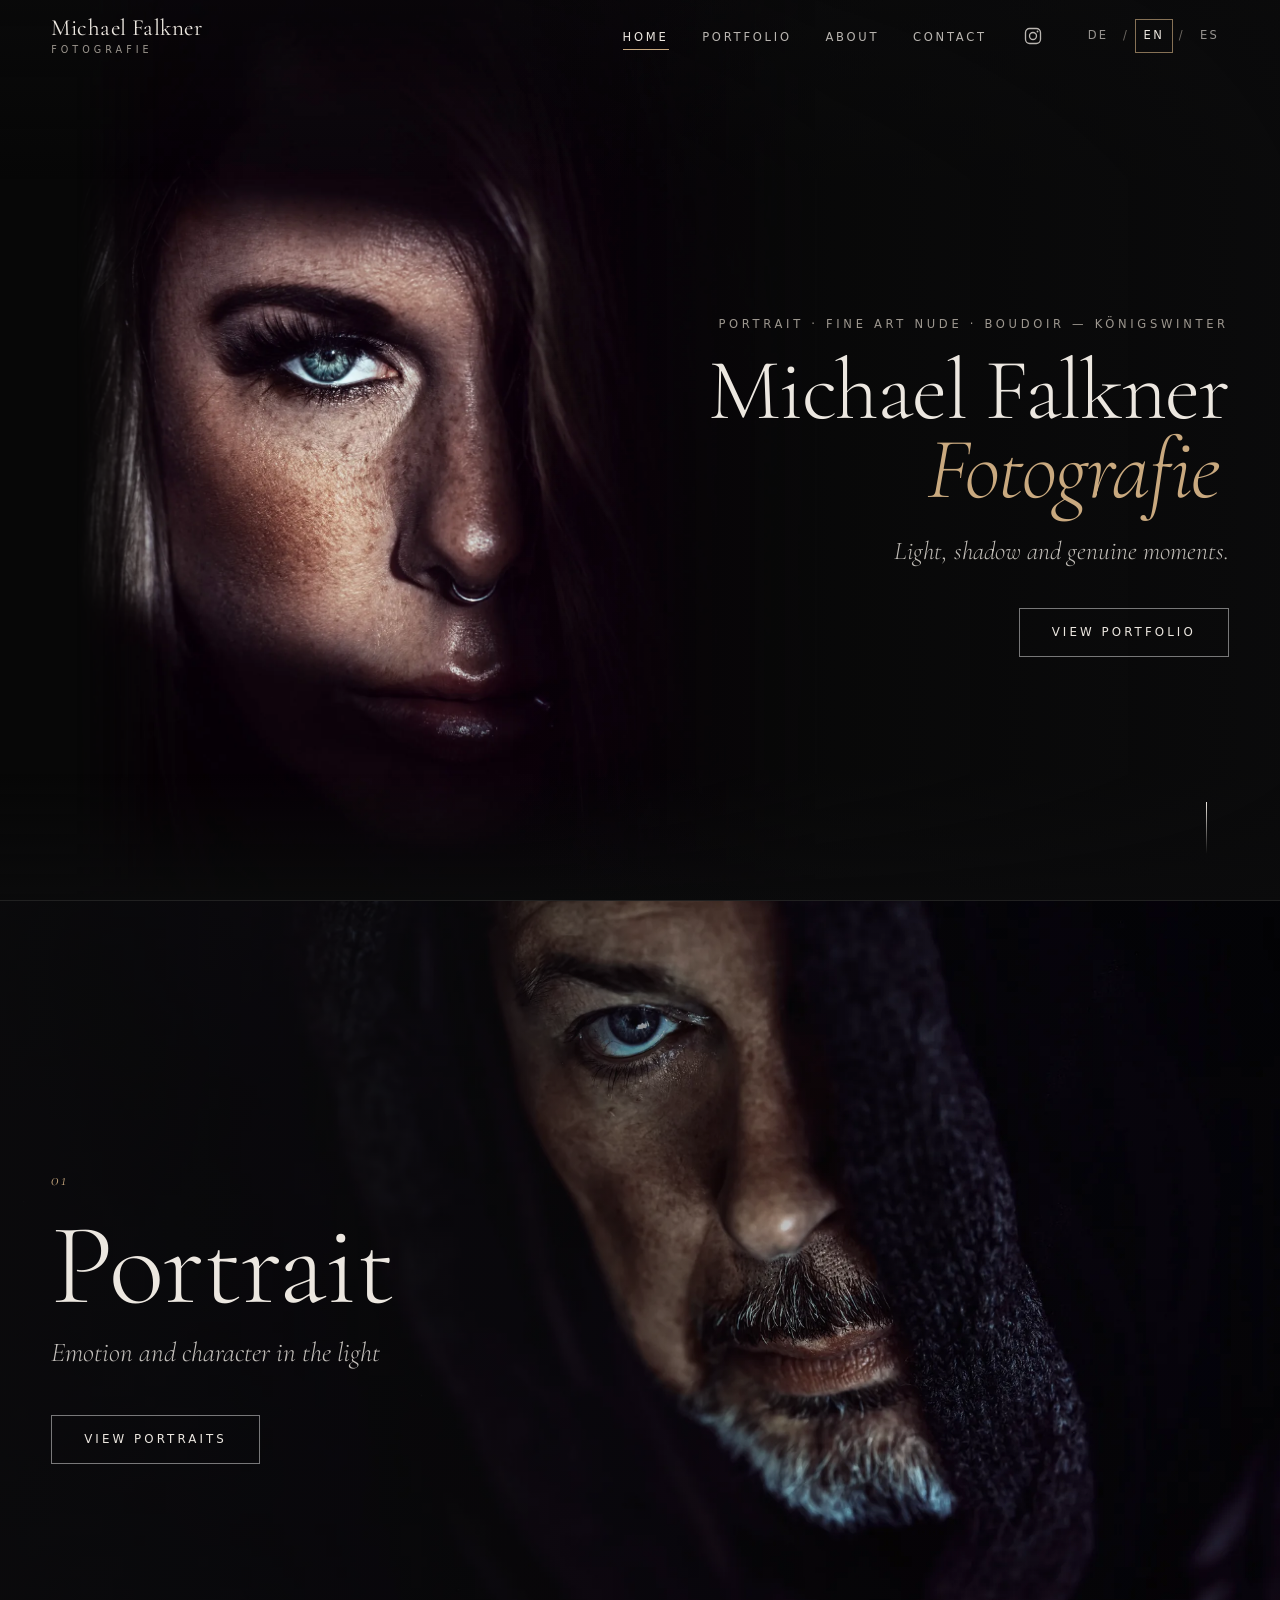
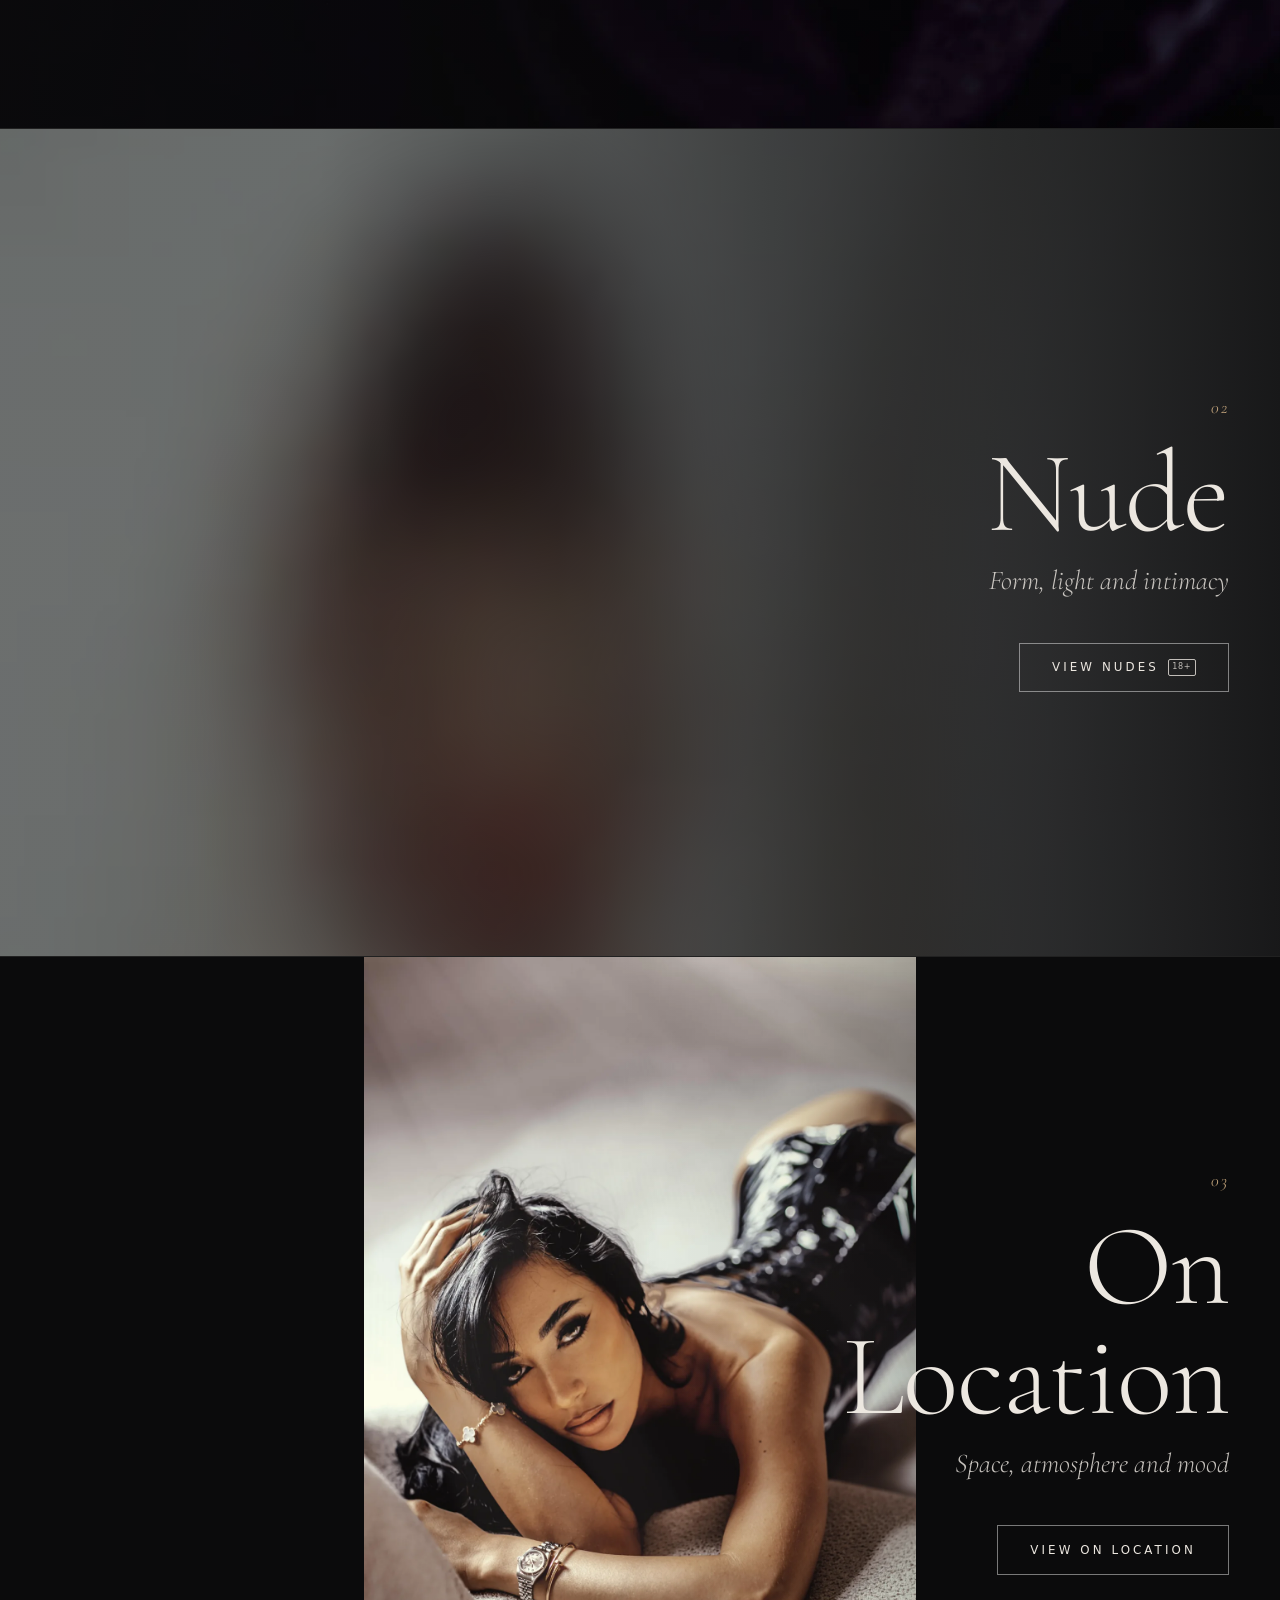
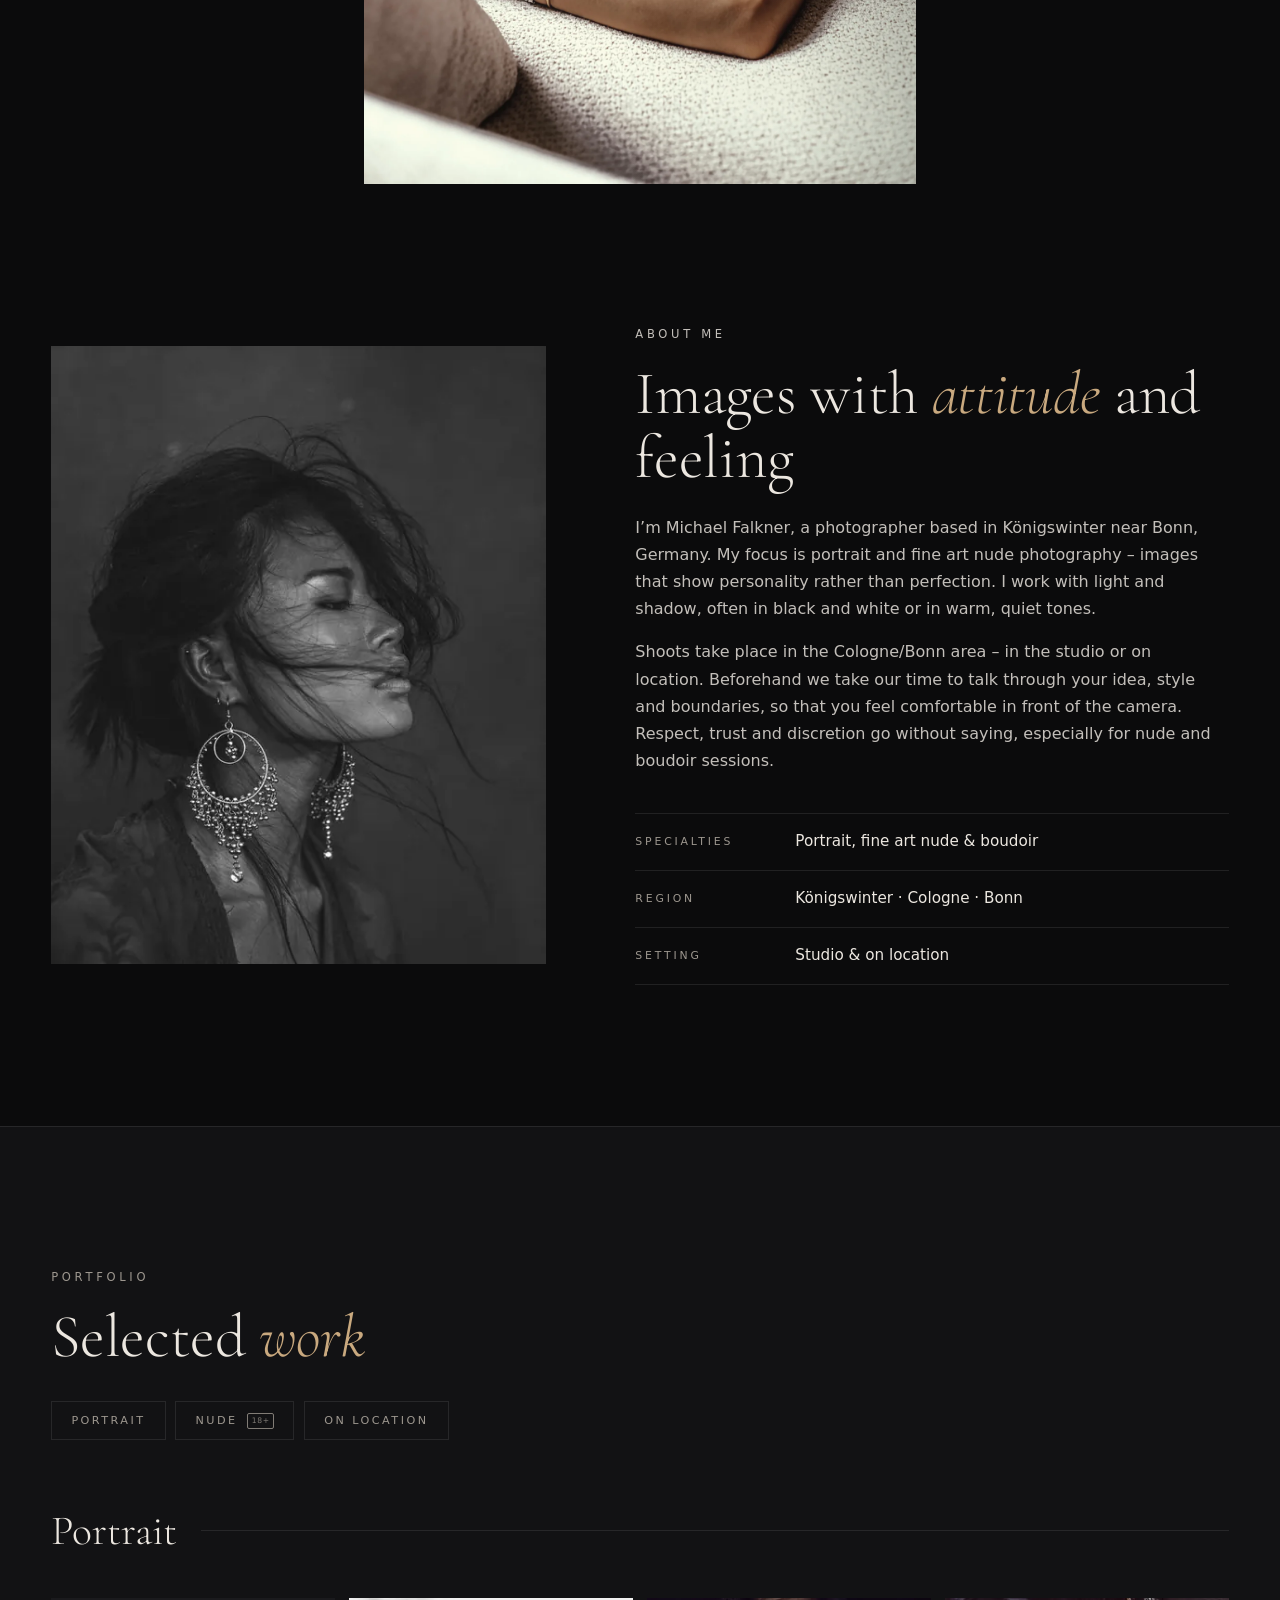
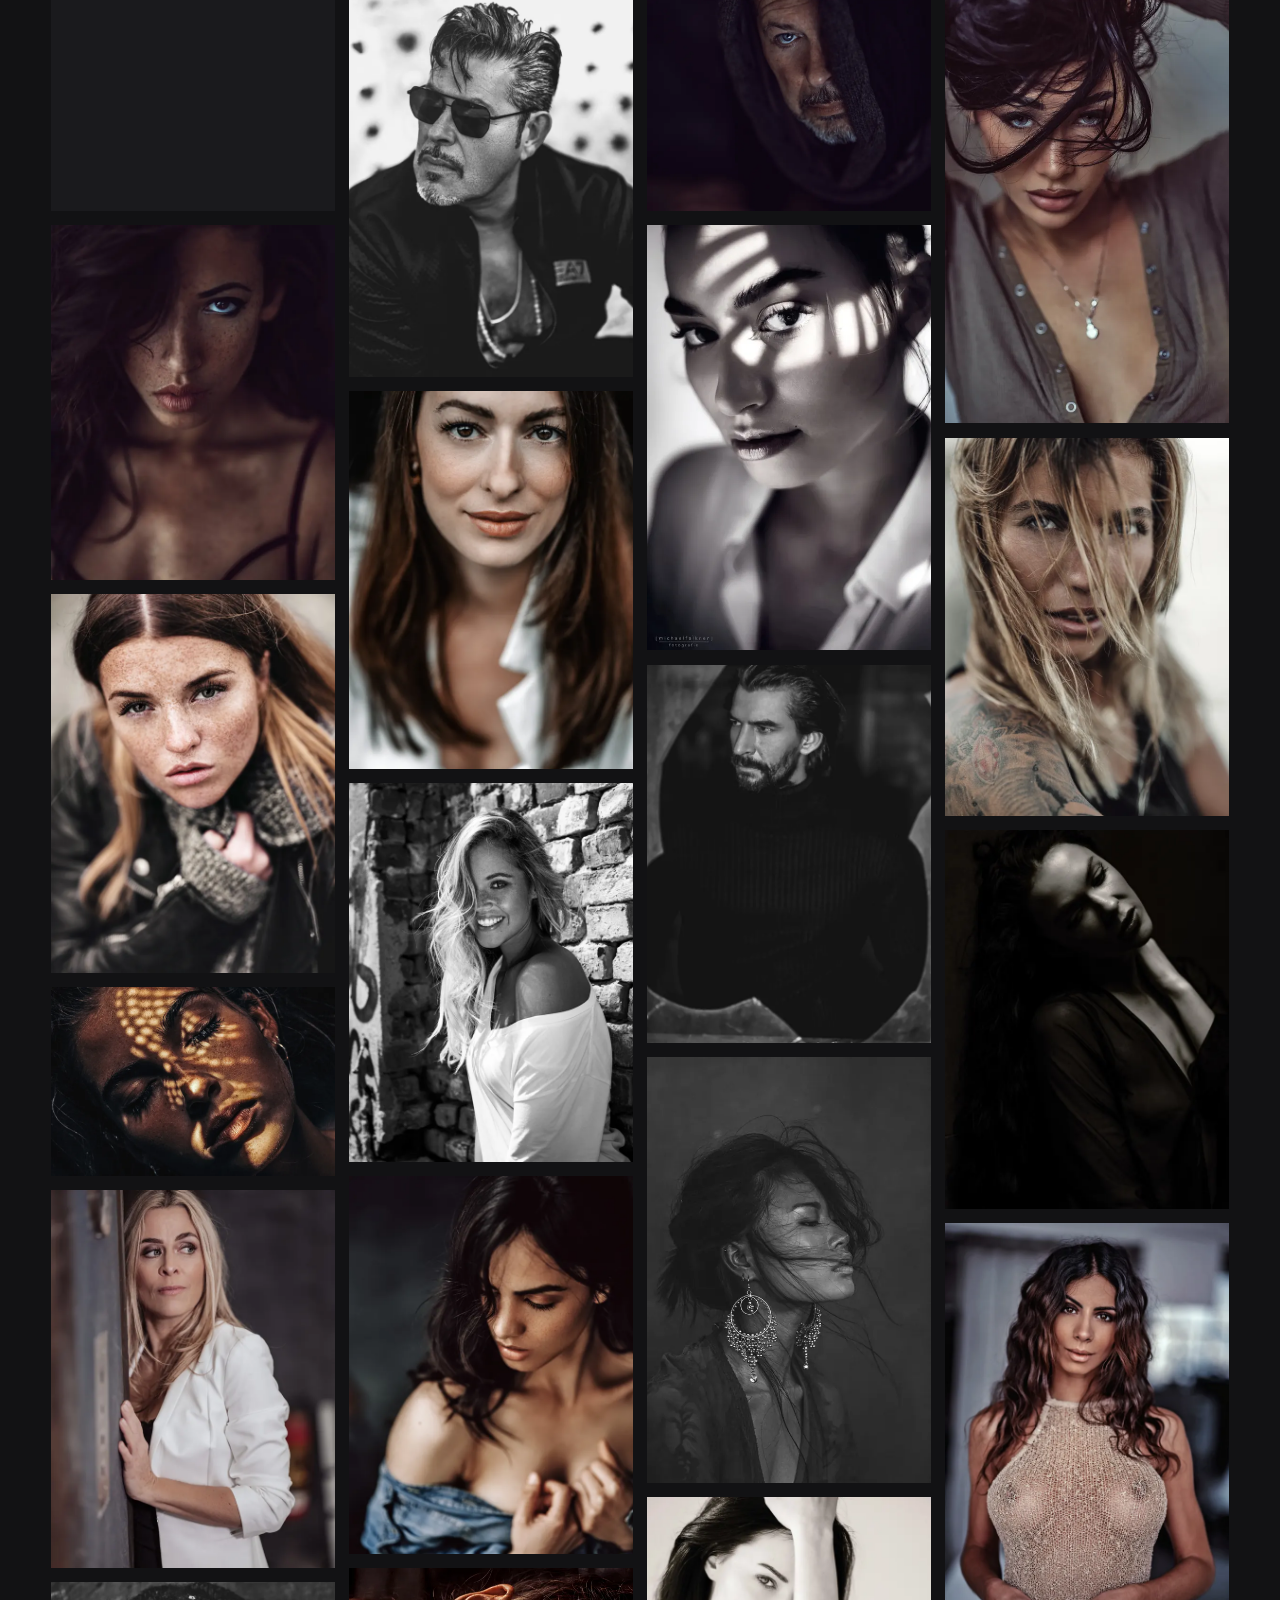
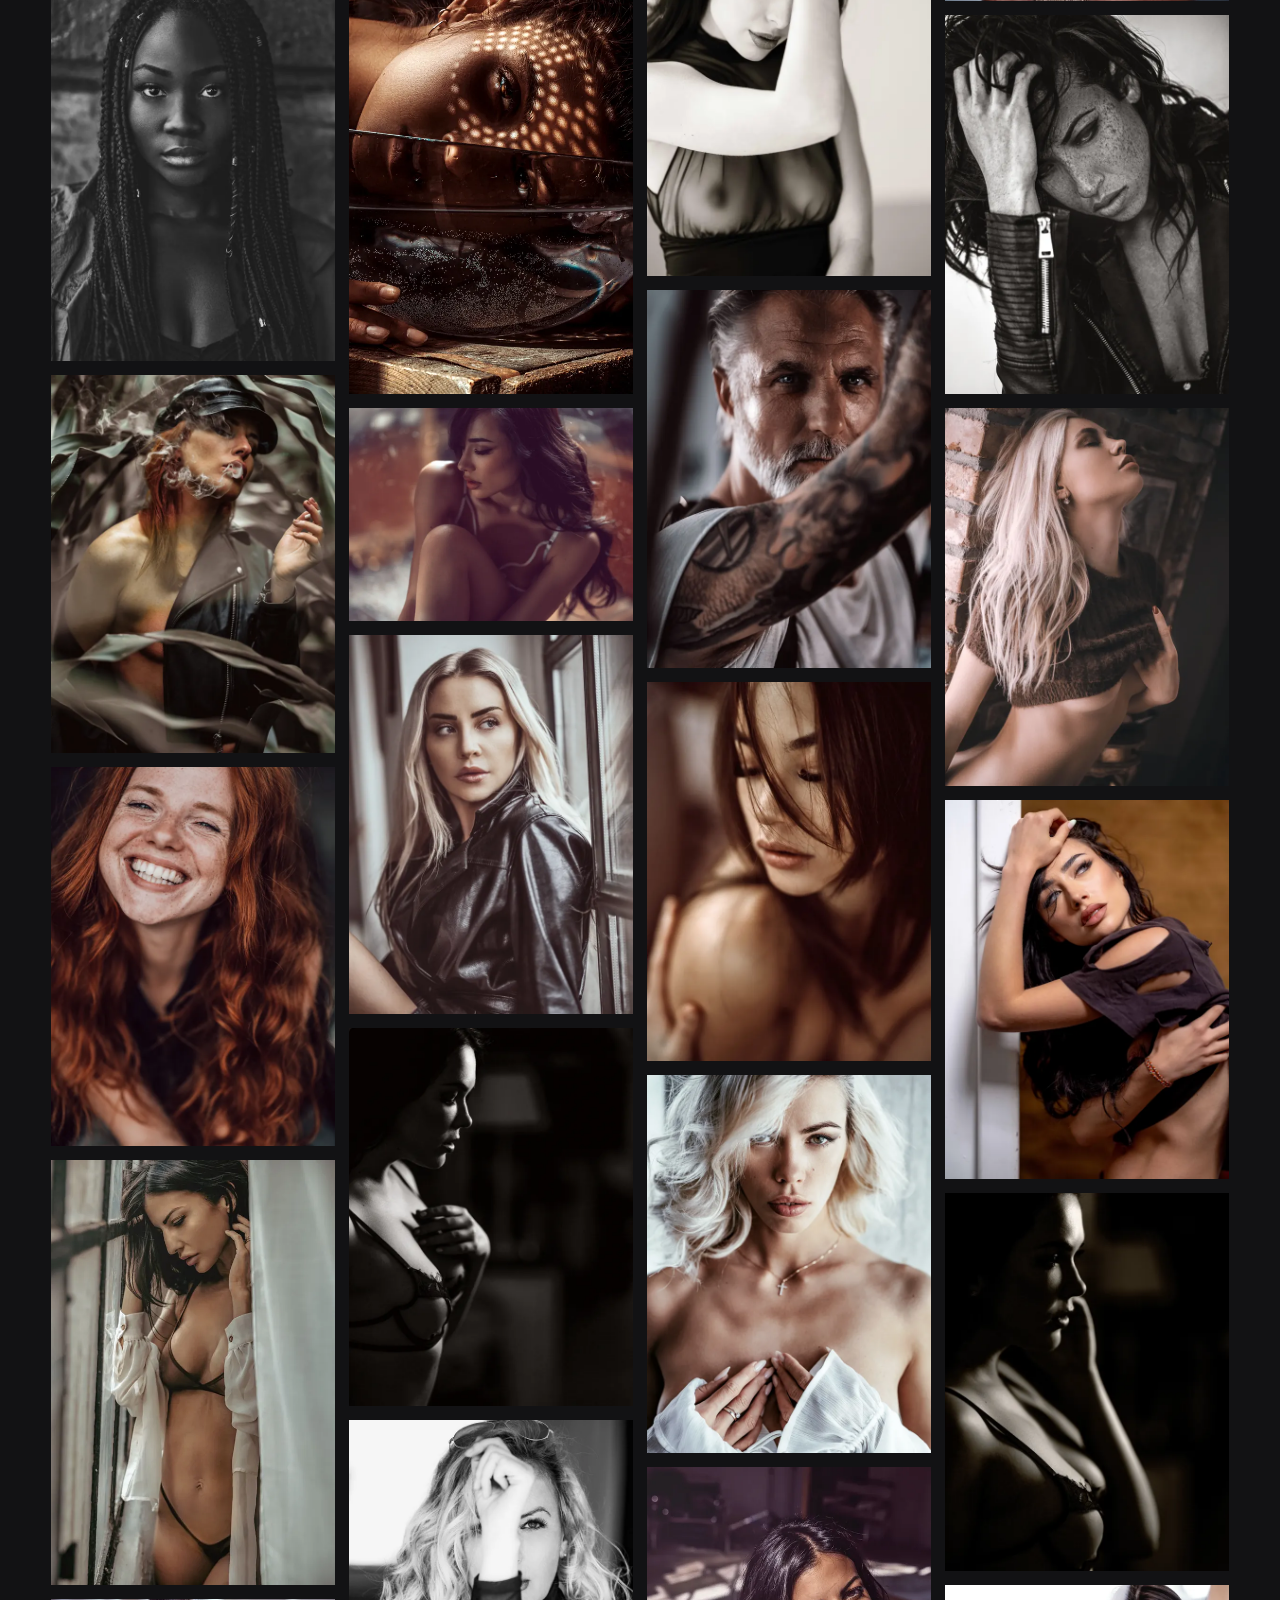
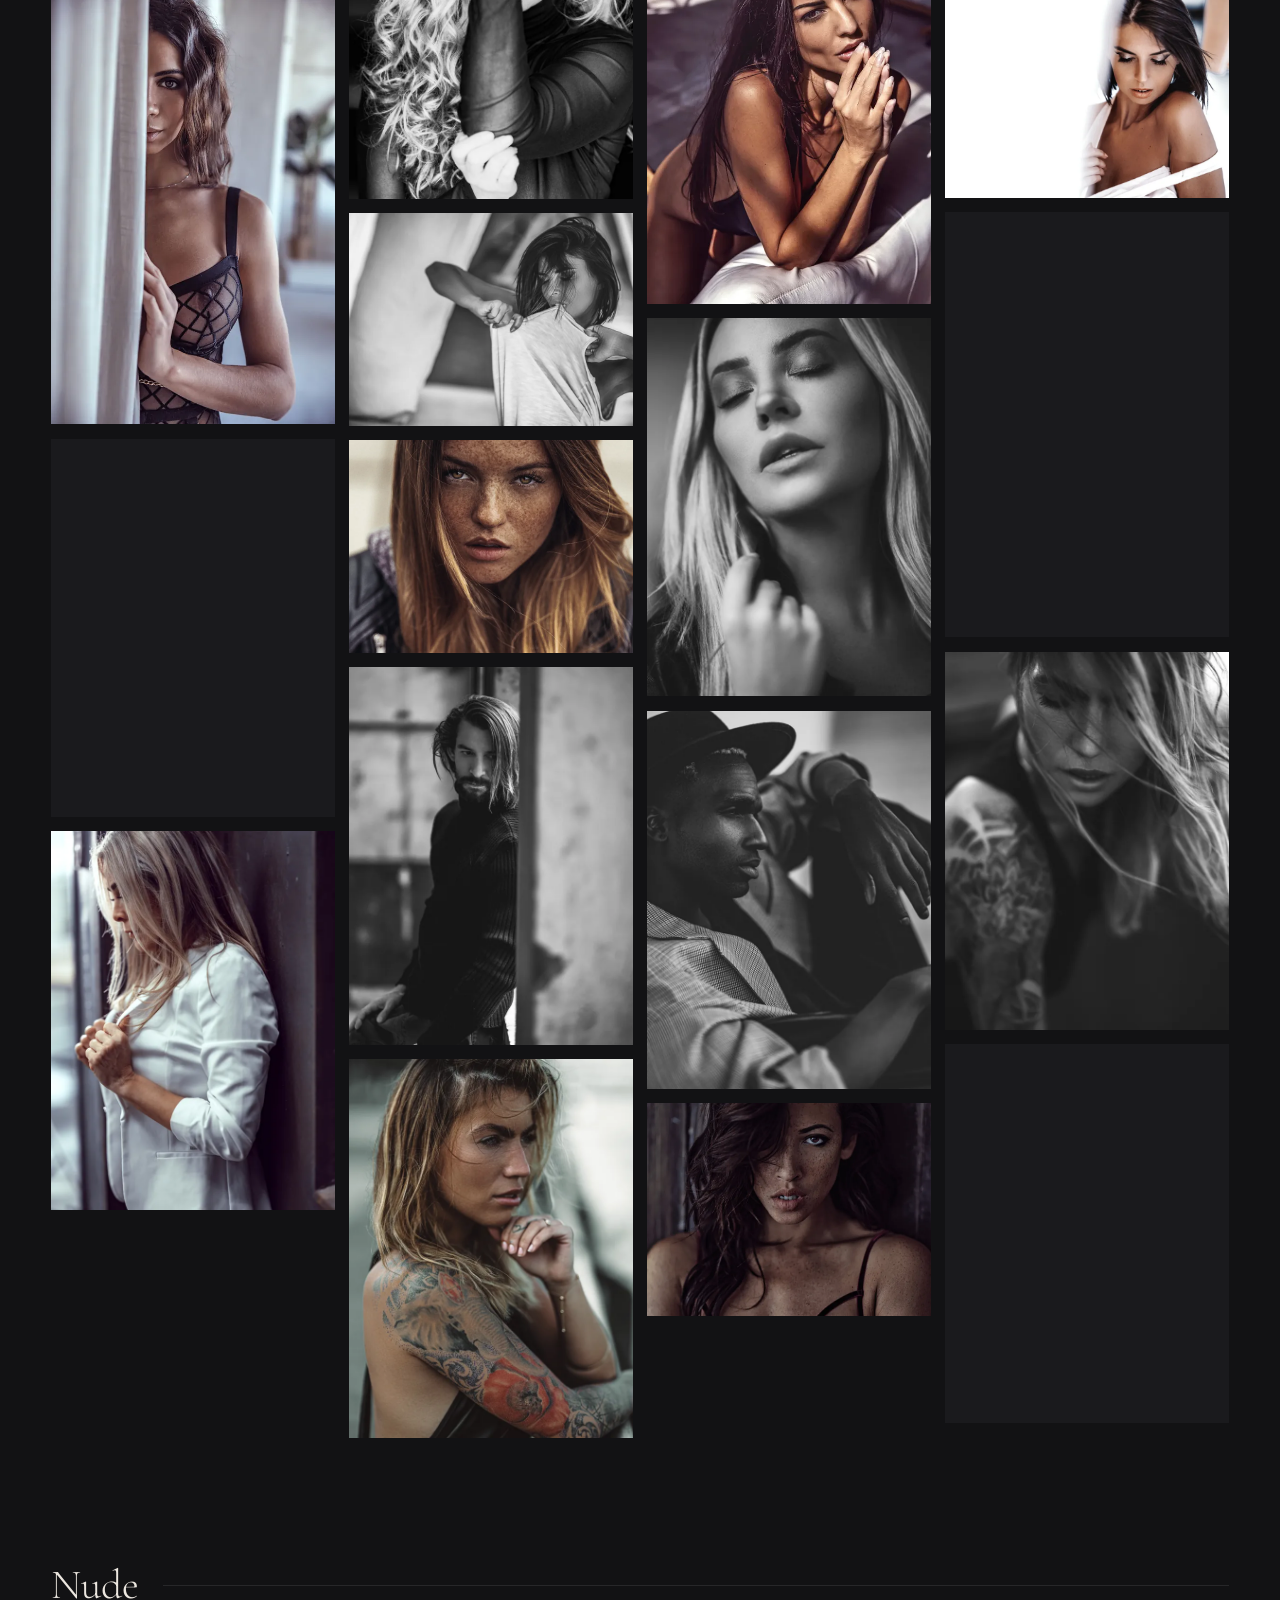
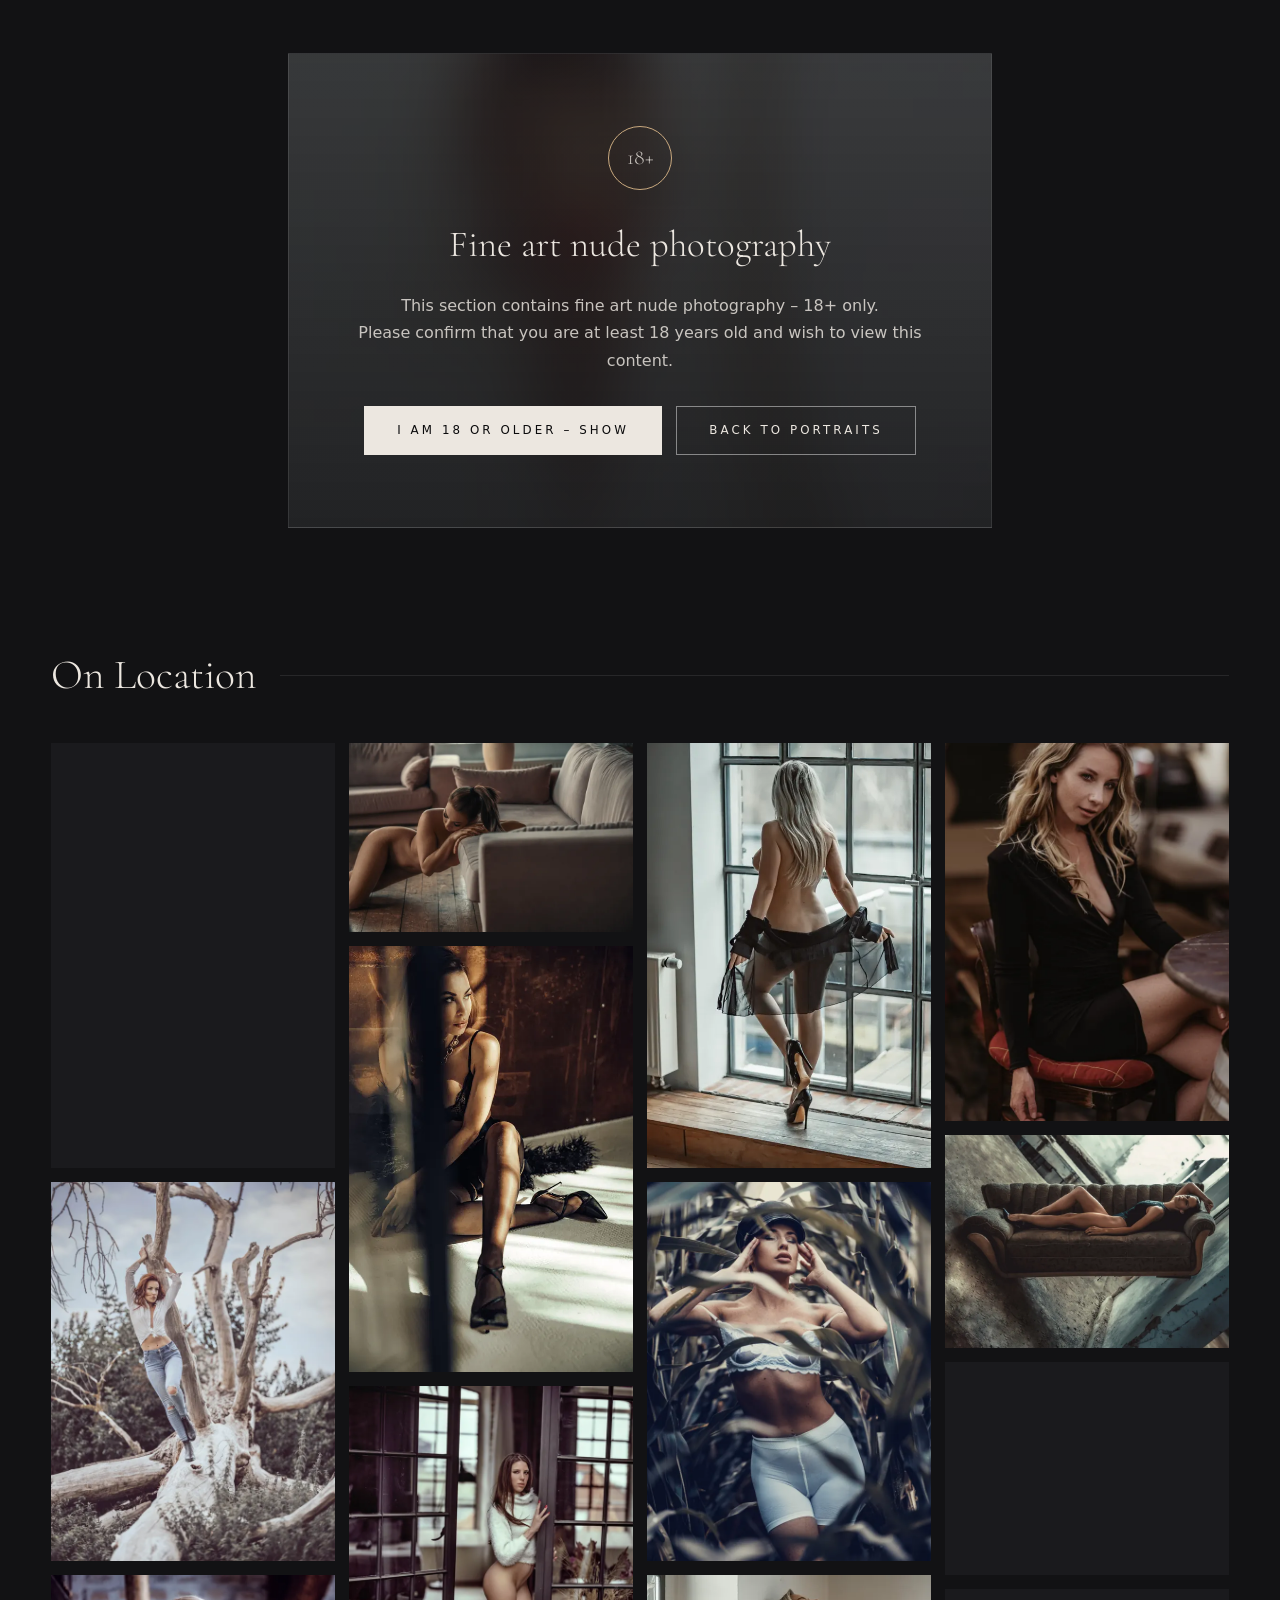
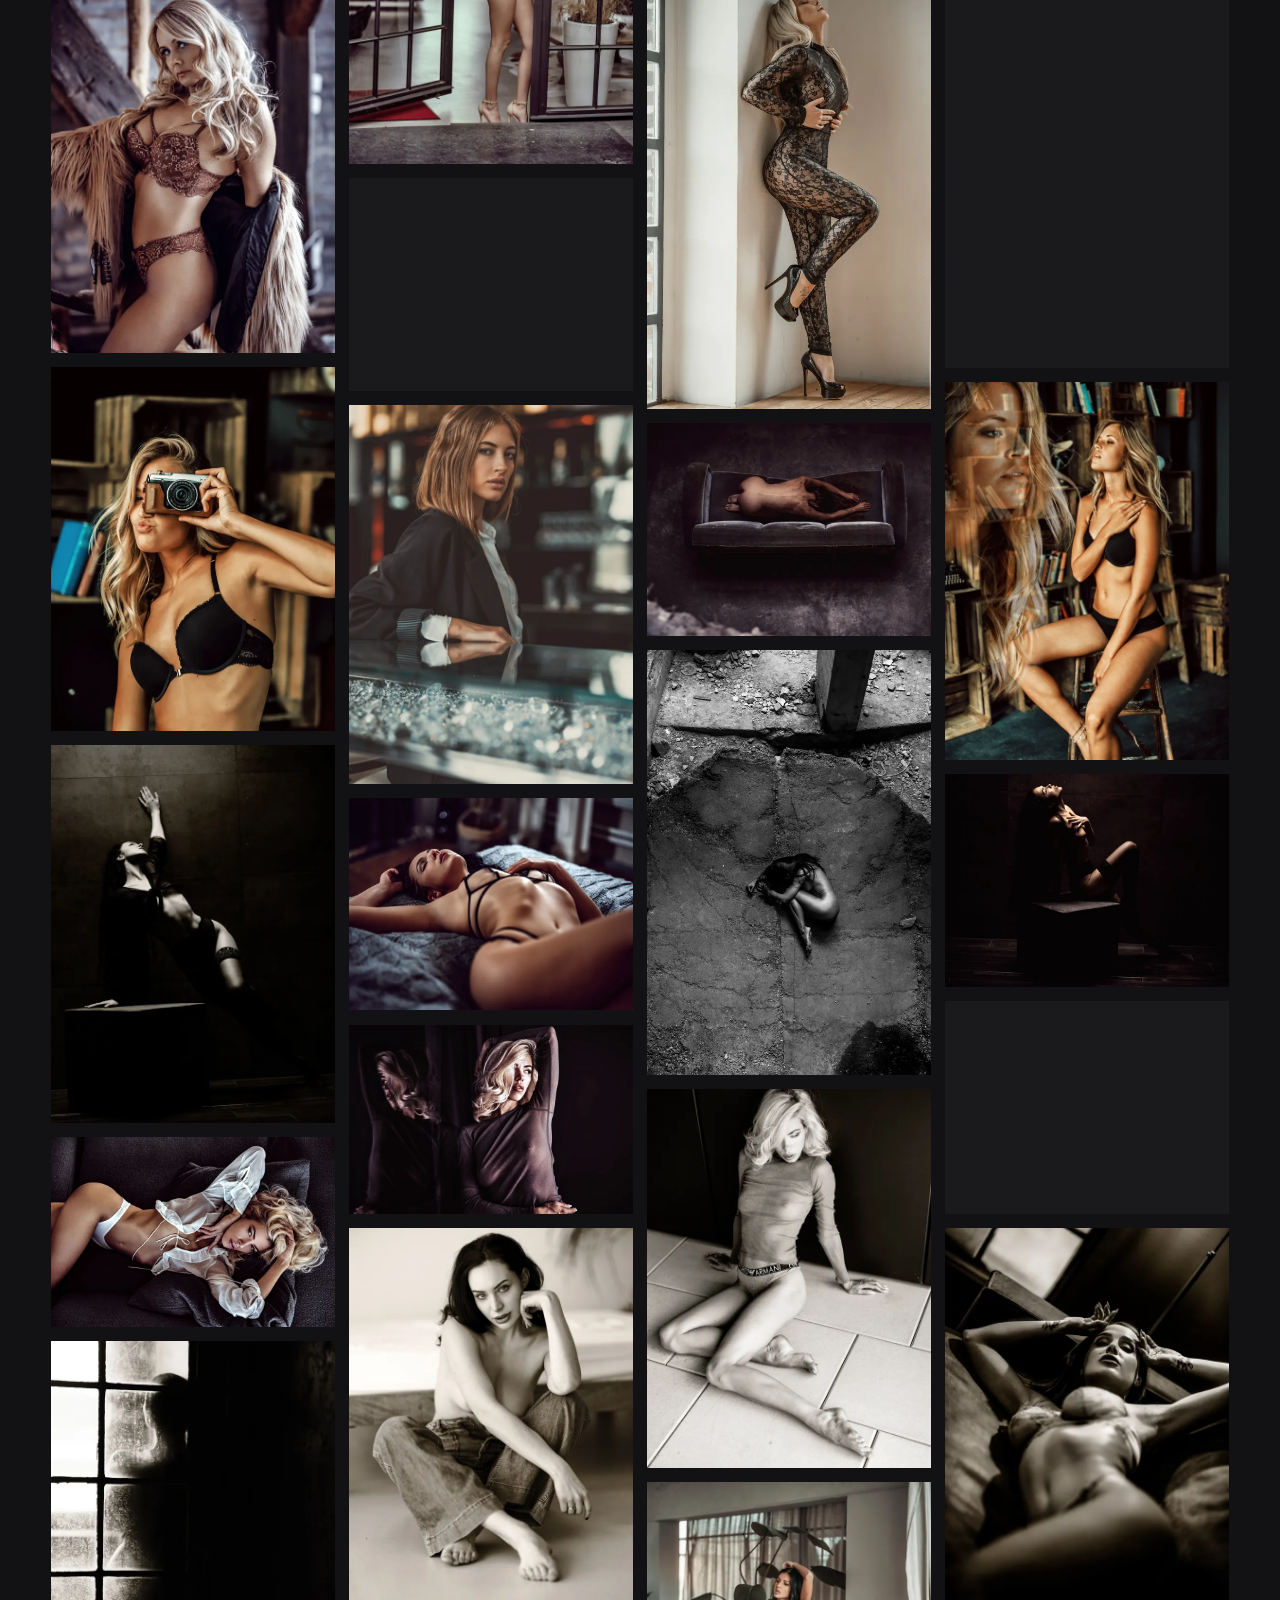
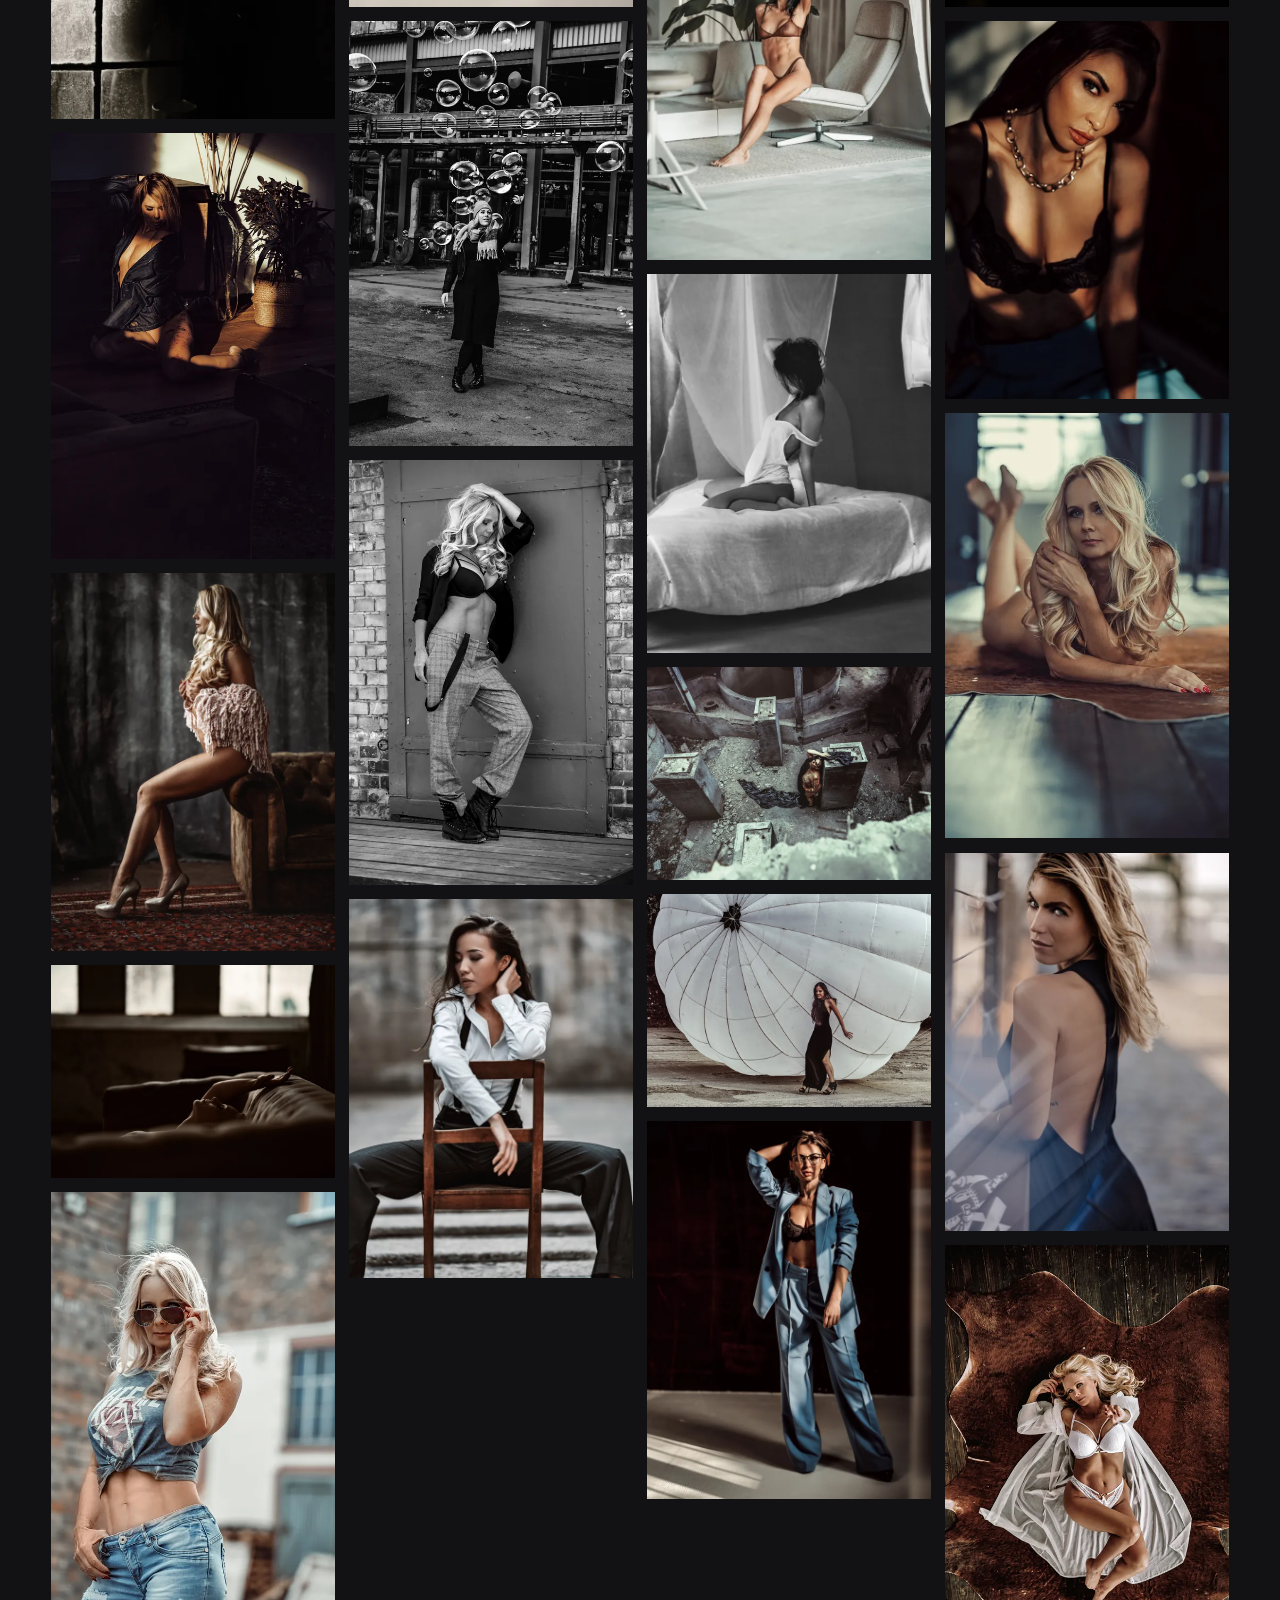
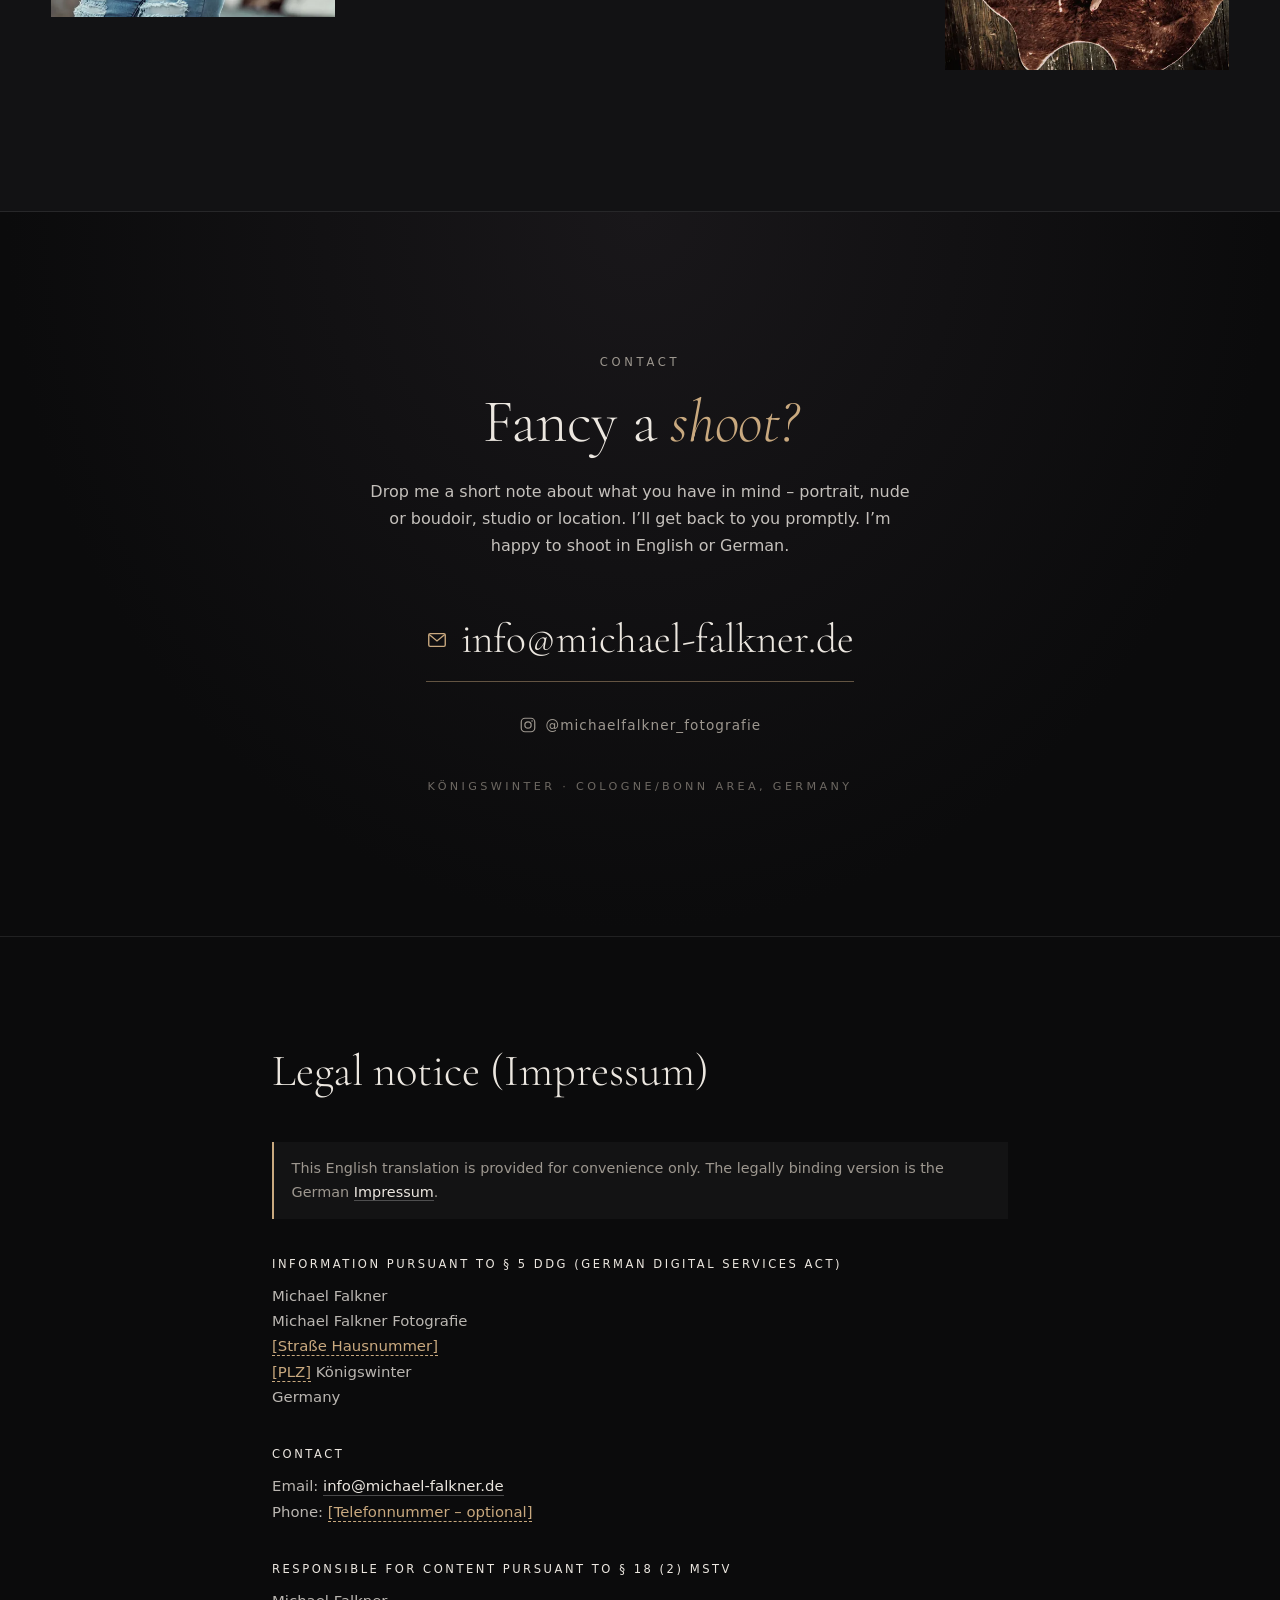
<file: en/index.html>
<!DOCTYPE html>
<html lang="en" data-base="../">
<head>
  <meta charset="utf-8">
  <meta name="viewport" content="width=device-width, initial-scale=1, viewport-fit=cover">
  <title>Michael Falkner Fotografie – Portrait &amp; Fine Art Nude Photographer in Königswinter, Cologne/Bonn</title>
  <meta name="description" content="Michael Falkner – portrait, fine art nude and boudoir photographer based in Königswinter, Germany. Atmospheric images in black and white and warm tones, in the studio and on location around Cologne and Bonn.">
  <meta name="author" content="Michael Falkner">
  <meta name="theme-color" content="#0b0b0c">
  <meta name="color-scheme" content="dark">
  <link rel="canonical" href="https://michael-falkner.de/en/">
  <link rel="alternate" hreflang="de" href="https://michael-falkner.de/">
  <link rel="alternate" hreflang="en" href="https://michael-falkner.de/en/">
  <link rel="alternate" hreflang="es" href="https://michael-falkner.de/es/">
  <link rel="alternate" hreflang="x-default" href="https://michael-falkner.de/">

  <meta property="og:type" content="website">
  <meta property="og:locale" content="en_GB">
  <meta property="og:locale:alternate" content="de_DE">
  <meta property="og:locale:alternate" content="es_ES">
  <meta property="og:site_name" content="Michael Falkner Fotografie">
  <meta property="og:title" content="Michael Falkner Fotografie – Portrait &amp; Fine Art Nude">
  <meta property="og:description" content="Portrait, fine art nude and boudoir photography from Königswinter. Studio &amp; on location around Cologne/Bonn.">
  <meta property="og:url" content="https://michael-falkner.de/en/">
  <meta property="og:image" content="https://michael-falkner.de/img/og-image.jpg">
  <meta property="og:image:width" content="900">
  <meta property="og:image:height" content="1200">
  <meta property="og:image:alt" content="Portrait of Mary van Dee – Michael Falkner Fotografie">
  <meta name="twitter:card" content="summary_large_image">

  <link rel="icon" href="../favicon.svg" type="image/svg+xml">
  <link rel="icon" href="../favicon-32.png" sizes="32x32" type="image/png">
  <link rel="apple-touch-icon" href="../apple-touch-icon.png">

  <link rel="preload" href="../fonts/cormorant-garamond-latin.woff2" as="font" type="font/woff2" crossorigin>
  <link rel="preload" as="image" href="../img/full/hero-mary-van-dee-01.webp" imagesrcset="../img/thumb/hero-mary-van-dee-01.webp 800w, ../img/full/hero-mary-van-dee-01.webp 1500w" imagesizes="100vw" fetchpriority="high">
  <link rel="stylesheet" href="../css/style.css?v=202611221336">
  <script>document.documentElement.classList.add('js');</script>

  <script type="application/ld+json">
  {
    "@context": "https://schema.org",
    "@type": "ProfessionalService",
    "name": "Michael Falkner Fotografie",
    "description": "Portrait, fine art nude and boudoir photography in the Cologne/Bonn area",
    "knowsLanguage": ["de", "en"],
    "url": "https://michael-falkner.de/en/",
    "image": "https://michael-falkner.de/img/og-image.jpg",
    "email": "info@michael-falkner.de",
    "address": { "@type": "PostalAddress", "addressLocality": "Königswinter", "addressRegion": "NRW", "addressCountry": "DE" },
    "areaServed": ["Königswinter", "Bonn", "Köln"],
    "sameAs": ["https://www.instagram.com/michaelfalkner_fotografie/"]
  }
  </script>
</head>
<body>
  <a class="skip-link" href="#main">Skip to content</a>

  <!-- ============ NAVIGATION ============ -->
  <header class="site-header" id="top">
    <nav class="nav" aria-label="Main navigation">
      <a class="brand" href="#home" aria-label="Michael Falkner Fotografie – back to top">
        <span class="brand-name">Michael Falkner</span>
        <span class="brand-sub">Fotografie</span>
      </a>

      <button class="menu-toggle" type="button" aria-expanded="false" aria-controls="nav-menu" aria-label="Open menu">
        <span class="menu-toggle-bar"></span>
        <span class="menu-toggle-bar"></span>
      </button>

      <div class="nav-menu" id="nav-menu">
        <ul class="nav-links">
          <li><a href="#home">Home</a></li>
          <li><a href="#portfolio">Portfolio</a></li>
          <li><a href="#about">About</a></li>
          <li><a href="#contact">Contact</a></li>
          <li class="nav-legal"><a href="#legal-notice">Legal notice</a></li>
          <li class="nav-legal"><a href="#privacy">Privacy</a></li>
        </ul>
        <a class="nav-insta" href="https://www.instagram.com/michaelfalkner_fotografie/" target="_blank" rel="noopener" aria-label="Instagram: @michaelfalkner_fotografie">
          <svg aria-hidden="true" viewBox="0 0 24 24" width="20" height="20"><use href="#i-instagram"/></svg>
          <span class="nav-insta-label">@michaelfalkner_fotografie</span>
        </a>
      </div>

      <div class="lang-switch" role="group" aria-label="Sprache wählen / Choose language / Elegir idioma">
        <a href="../" hreflang="de" lang="de" title="Deutsche Version">DE</a>
        <span class="lang-sep" aria-hidden="true">/</span>
        <a href="./" hreflang="en" lang="en" aria-current="page" title="English">EN</a>
        <span class="lang-sep" aria-hidden="true">/</span>
        <a href="../es/" hreflang="es" lang="es" title="Versión en español">ES</a>
      </div>
    </nav>
  </header>

  <main id="main">
    <!-- ============ HERO ============ -->
    <section class="hero" id="home" aria-label="Welcome">
      <img class="hero-img"
           src="../img/full/hero-mary-van-dee-01.webp"
           srcset="../img/thumb/hero-mary-van-dee-01.webp 800w, ../img/full/hero-mary-van-dee-01.webp 1500w"
           sizes="100vw" width="1500" height="2000"
           alt="Portrait of Mary van Dee – Michael Falkner Fotografie"
           fetchpriority="high" decoding="async">
      <div class="hero-shade" aria-hidden="true"></div>
      <div class="hero-content">
        <p class="eyebrow">Portrait · Fine Art Nude · Boudoir — Königswinter</p>
        <h1 class="hero-title">
          <span>Michael Falkner</span>
          <em>Fotografie</em>
        </h1>
        <p class="hero-lead">Light, shadow and genuine moments.</p>
        <a class="btn btn-ghost" href="#portfolio">View portfolio</a>
      </div>
      <a class="scroll-cue" href="#kategorien" aria-label="Scroll down">
        <span></span>
      </a>
    </section>

    <!-- ============ CATEGORY TEASERS ============ -->
    <div id="kategorien">
      <section class="teaser" data-category="portrait" aria-labelledby="t-portrait">
        <figure class="teaser-media"><img class="teaser-img" alt="" loading="lazy" decoding="async"></figure>
        <div class="teaser-content reveal">
          <span class="teaser-num">01</span>
          <h2 id="t-portrait" class="teaser-title">Portrait</h2>
          <p class="teaser-sub">Emotion and character in the light</p>
          <a class="btn btn-ghost" href="#portfolio-portrait">View portraits</a>
        </div>
      </section>

      <section class="teaser teaser--right is-gated" data-category="nude" aria-labelledby="t-nude">
        <figure class="teaser-media">
          <img class="teaser-img" src="../img/thumb/nude-teaser-blur.webp" width="450" height="600" alt="" loading="lazy" decoding="async">
        </figure>
        <div class="teaser-content reveal">
          <span class="teaser-num">02</span>
          <h2 id="t-nude" class="teaser-title">Nude</h2>
          <p class="teaser-sub">Form, light and intimacy</p>
          <a class="btn btn-ghost" href="#portfolio-nude">View nudes <span class="badge">18+</span></a>
        </div>
      </section>

      <section class="teaser" data-category="travel" aria-labelledby="t-travel" hidden>
        <figure class="teaser-media"><img class="teaser-img" alt="" loading="lazy" decoding="async"></figure>
        <div class="teaser-content reveal">
          <span class="teaser-num">03</span>
          <h2 id="t-travel" class="teaser-title">Travel</h2>
          <p class="teaser-sub">Discoveries and moments on the road</p>
          <a class="btn btn-ghost" href="#portfolio-travel">View travel</a>
        </div>
      </section>

      <section class="teaser teaser--right" data-category="location" aria-labelledby="t-location" hidden>
        <figure class="teaser-media"><img class="teaser-img" alt="" loading="lazy" decoding="async"></figure>
        <div class="teaser-content reveal">
          <span class="teaser-num">04</span>
          <h2 id="t-location" class="teaser-title">On Location</h2>
          <p class="teaser-sub">Space, atmosphere and mood</p>
          <a class="btn btn-ghost" href="#portfolio-location">View on location</a>
        </div>
      </section>
    </div>

    <section class="about section" id="about" aria-labelledby="h-about">
      <div class="about-grid">
        <figure class="about-media reveal">
          <img src="../img/thumb/portrait-soso-01.webp" srcset="../img/thumb/portrait-soso-01.webp 533w, ../img/full/portrait-soso-01.webp 1333w" sizes="(max-width: 860px) 90vw, 40vw" width="1333" height="2000" alt="Portrait of Soso – Michael Falkner Fotografie" loading="lazy" decoding="async">
        </figure>
        <div class="about-text reveal">
          <p class="eyebrow">About me</p>
          <h2 id="h-about" class="section-title">Images with <em>attitude</em> and feeling</h2>
          <p>I’m Michael Falkner, a photographer based in Königswinter near Bonn, Germany. My focus is portrait and fine art nude photography – images that show personality rather than perfection. I work with light and shadow, often in black and white or in warm, quiet tones.</p>
          <p>Shoots take place in the Cologne/Bonn area – in the studio or on location. Beforehand we take our time to talk through your idea, style and boundaries, so that you feel comfortable in front of the camera. Respect, trust and discretion go without saying, especially for nude and boudoir sessions.</p>
          <ul class="facts">
            <li><span>Specialties</span>Portrait, fine art nude &amp; boudoir</li>
            <li><span>Region</span>Königswinter · Cologne · Bonn</li>
            <li><span>Setting</span>Studio &amp; on location</li>
          </ul>
        </div>
      </div>
    </section>

    <!-- ============ PORTFOLIO ============ -->
    <section class="portfolio section" id="portfolio" aria-labelledby="h-portfolio">
      <header class="section-head reveal">
        <p class="eyebrow">Portfolio</p>
        <h2 id="h-portfolio" class="section-title">Selected <em>work</em></h2>
        <nav class="cat-nav" aria-label="Portfolio categories">
          <a href="#portfolio-portrait" data-category="portrait">Portrait</a>
          <a href="#portfolio-nude" data-category="nude">Nude <span class="badge">18+</span></a>
          <a href="#portfolio-travel" data-category="travel" hidden>Travel</a>
          <a href="#portfolio-location" data-category="location" hidden>On Location</a>
        </nav>
      </header>

      <noscript><p class="noscript">The gallery requires JavaScript.</p></noscript>

      <section class="gallery-block" id="portfolio-portrait" data-category="portrait" aria-labelledby="g-portrait">
        <h3 id="g-portrait" class="gallery-title">Portrait</h3>
        <div class="gallery" data-gallery="portrait"></div>
      </section>

      <section class="gallery-block" id="portfolio-nude" data-category="nude" aria-labelledby="g-nude">
        <h3 id="g-nude" class="gallery-title">Nude</h3>
        <div class="age-gate" role="region" aria-labelledby="gate-title">
          <p class="age-gate-badge">18+</p>
          <h4 id="gate-title" class="age-gate-title">Fine art nude photography</h4>
          <p>This section contains fine art nude photography – 18+ only.<br>Please confirm that you are at least 18 years old and wish to view this content.</p>
          <div class="age-gate-actions">
            <button class="btn btn-solid" type="button" data-gate-accept>I am 18 or older – show</button>
            <a class="btn btn-ghost" href="#portfolio-portrait">Back to portraits</a>
          </div>
        </div>
        <div class="gallery" data-gallery="nude" hidden></div>
      </section>

      <section class="gallery-block" id="portfolio-travel" data-category="travel" aria-labelledby="g-travel" hidden>
        <h3 id="g-travel" class="gallery-title">Travel</h3>
        <div class="gallery" data-gallery="travel"></div>
      </section>

      <section class="gallery-block" id="portfolio-location" data-category="location" aria-labelledby="g-location" hidden>
        <h3 id="g-location" class="gallery-title">On Location</h3>
        <div class="gallery" data-gallery="location"></div>
      </section>
    </section>

    <!-- ============ CONTACT ============ -->
    <section class="contact section" id="contact" aria-labelledby="h-contact">
      <div class="contact-inner reveal">
        <p class="eyebrow">Contact</p>
        <h2 id="h-contact" class="section-title">Fancy a <em>shoot?</em></h2>
        <p class="contact-lead">Drop me a short note about what you have in mind – portrait, nude or boudoir, studio or location. I’ll get back to you promptly. I’m happy to shoot in English or German.</p>
        <a class="contact-mail" href="mailto:info@michael-falkner.de?subject=Shoot%20enquiry">
          <svg aria-hidden="true" viewBox="0 0 24 24" width="22" height="22"><use href="#i-mail"/></svg>
          info@michael-falkner.de
        </a>
        <a class="contact-insta" href="https://www.instagram.com/michaelfalkner_fotografie/" target="_blank" rel="noopener">
          <svg aria-hidden="true" viewBox="0 0 24 24" width="18" height="18"><use href="#i-instagram"/></svg>
          @michaelfalkner_fotografie
        </a>
        <p class="contact-region">Königswinter · Cologne/Bonn area, Germany</p>
      </div>
    </section>

    <!-- ============ LEGAL NOTICE ============ -->
    <section class="legal section" id="legal-notice" aria-labelledby="h-legal-notice">
      <div class="legal-inner">
        <h2 id="h-legal-notice" class="legal-title">Legal notice <span lang="de">(Impressum)</span></h2>
        <p class="legal-note">This English translation is provided for convenience only. The legally binding version is the German <a href="../#impressum" hreflang="de" lang="de">Impressum</a>.</p>

        <h3>Information pursuant to § 5 DDG (German Digital Services Act)</h3>
        <p>
          Michael Falkner<br>
          Michael Falkner Fotografie<br>
          <span class="ph">[Straße Hausnummer]</span><br>
          <span class="ph">[PLZ]</span> Königswinter<br>
          Germany
        </p>

        <h3>Contact</h3>
        <p>
          Email: <a href="mailto:info@michael-falkner.de">info@michael-falkner.de</a><br>
          Phone: <span class="ph">[Telefonnummer – optional]</span>
        </p>

        <h3>Responsible for content pursuant to § 18 (2) MStV</h3>
        <p>
          Michael Falkner<br>
          <span class="ph">[Straße Hausnummer]</span><br>
          <span class="ph">[PLZ]</span> Königswinter
        </p>

        <h3>Consumer dispute resolution</h3>
        <p>I am neither willing nor obliged to participate in dispute resolution proceedings before a consumer arbitration board.</p>

        <h3>Liability for content and links</h3>
        <p>The content of this website has been created with the greatest possible care. However, no guarantee can be given for the accuracy, completeness or timeliness of the content. This website contains links to external third-party websites (e.g. Instagram) whose content I have no influence over. The respective provider is always responsible for such third-party content. Should any infringements become known, such links will be removed immediately.</p>

        <h3>Copyright</h3>
        <p>All photographs on this website are protected by copyright and © Michael Falkner. Any reproduction, editing or use beyond the limits of copyright law requires prior written consent. The personal rights of the people depicted remain unaffected.</p>
      </div>
    </section>

    <!-- ============ PRIVACY ============ -->
    <section class="legal section" id="privacy" aria-labelledby="h-privacy">
      <div class="legal-inner">
        <h2 id="h-privacy" class="legal-title">Privacy policy</h2>
        <p class="legal-note">This English translation is provided for convenience only. The legally binding version is the German <a href="../#datenschutz" hreflang="de" lang="de">Datenschutzerklärung</a>.</p>

        <h3>1. Controller</h3>
        <p>
          Michael Falkner<br>
          <span class="ph">[Straße Hausnummer]</span>, <span class="ph">[PLZ]</span> Königswinter, Germany<br>
          Email: <a href="mailto:info@michael-falkner.de">info@michael-falkner.de</a>
        </p>

        <h3>2. The key points in brief</h3>
        <p>This website is a purely static site. <strong>No cookies</strong> are set, there is <strong>no tracking</strong>, no analytics tools, no advertising and no embedded third-party content. Fonts, icons and images are loaded directly from this web space – no external fonts or CDNs are used.</p>

        <h3>3. Hosting via GitHub Pages</h3>
        <p>This website is hosted via GitHub Pages. The provider is GitHub, Inc., 88 Colin P. Kelly Jr. Street, San Francisco, CA 94107, USA. When you visit the website, GitHub processes technically necessary data in server log files, in particular the IP address, date and time of access, the page or file requested, the amount of data transferred, the previously visited page (referrer) and browser and operating system information. This processing is necessary to deliver the website securely and reliably and to prevent misuse.</p>
        <p>The legal basis is Art. 6(1)(f) GDPR; my legitimate interest lies in providing the website reliably and securely. Data may be transferred to the USA. GitHub, Inc. is certified under the EU-US Data Privacy Framework; the transfer is based on the European Commission’s adequacy decision (Art. 45 GDPR). Further information: <a href="https://docs.github.com/en/site-policy/privacy-policies/github-general-privacy-statement" target="_blank" rel="noopener">GitHub Privacy Statement</a>.</p>

        <h3>4. Local storage of the age confirmation</h3>
        <p>If you confirm that you are at least 18 years old, this choice is stored exclusively in your browser’s session storage (sessionStorage) so that the prompt does not reappear with every click. This information is not transmitted to me or to third parties and is deleted automatically when you close the tab. This storage is strictly necessary for the service you have expressly requested (§ 25(2) no. 2 TDDDG).</p>

        <h3>5. Contact by email</h3>
        <p>If you send me an email, I process the information you provide (e.g. name, email address, content of the message) in order to answer your enquiry and, where applicable, to prepare a shoot. The legal basis is Art. 6(1)(b) GDPR (steps prior to entering into a contract) or Art. 6(1)(f) GDPR (answering general enquiries). The data will be deleted as soon as it is no longer required and no statutory retention obligations apply.</p>

        <h3>6. Link to Instagram</h3>
        <p>This website merely contains a simple link to my Instagram profile. No Instagram content or plugins are embedded; simply visiting this website does not transmit any data to Instagram. Only when you click the link will you be taken to Instagram (Meta Platforms Ireland Ltd.), whose own privacy policy applies.</p>

        <h3>7. Encryption</h3>
        <p>This website is delivered exclusively via an encrypted HTTPS connection.</p>

        <h3>8. Your rights</h3>
        <p>Within the scope of the statutory provisions, you have the right of access (Art. 15 GDPR), rectification (Art. 16), erasure (Art. 17), restriction of processing (Art. 18) and data portability (Art. 20), as well as the right to object to processing based on Art. 6(1)(f) GDPR (Art. 21). Simply contact me by email.</p>
        <p>You also have the right to lodge a complaint with a data protection supervisory authority, for example the State Commissioner for Data Protection and Freedom of Information of North Rhine-Westphalia (LDI NRW), Kavalleriestraße 2–4, 40213 Düsseldorf, Germany.</p>

        <p class="legal-date">Last updated: October 2026</p>
      </div>
    </section>
  </main>

  <!-- ============ FOOTER ============ -->
  <footer class="site-footer">
    <p class="footer-brand">Michael Falkner <em>Fotografie</em></p>
    <nav class="footer-links" aria-label="Legal">
      <a href="#legal-notice">Legal notice</a>
      <a href="#privacy">Privacy</a>
      <a href="#contact">Contact</a>
      <a href="https://www.instagram.com/michaelfalkner_fotografie/" target="_blank" rel="noopener">Instagram</a>
    </nav>
    <p class="footer-copy">© 2026 Michael Falkner. All rights reserved.</p>
  </footer>

  <!-- ============ LIGHTBOX ============ -->
  <div class="lightbox" id="lightbox" role="dialog" aria-modal="true" aria-label="Image viewer" hidden>
    <div class="lb-stage">
      <img class="lb-img" alt="">
      <div class="lb-spinner" aria-hidden="true"></div>
    </div>
    <p class="lb-caption"><span class="lb-counter" aria-live="polite"></span><span class="lb-title"></span></p>
    <button class="lb-btn lb-close" type="button" aria-label="Close (Esc)"><svg aria-hidden="true" viewBox="0 0 24 24" width="26" height="26"><use href="#i-close"/></svg></button>
    <button class="lb-btn lb-prev" type="button" aria-label="Previous image"><svg aria-hidden="true" viewBox="0 0 24 24" width="30" height="30"><use href="#i-prev"/></svg></button>
    <button class="lb-btn lb-next" type="button" aria-label="Next image"><svg aria-hidden="true" viewBox="0 0 24 24" width="30" height="30"><use href="#i-next"/></svg></button>
  </div>

  <!-- ============ ICONS ============ -->
  <svg width="0" height="0" style="position:absolute" aria-hidden="true">
    <symbol id="i-instagram" viewBox="0 0 24 24"><rect x="3" y="3" width="18" height="18" rx="5" fill="none" stroke="currentColor" stroke-width="1.6"/><circle cx="12" cy="12" r="4.2" fill="none" stroke="currentColor" stroke-width="1.6"/><circle cx="17.4" cy="6.6" r="1.1" fill="currentColor"/></symbol>
    <symbol id="i-mail" viewBox="0 0 24 24"><rect x="3" y="5" width="18" height="14" rx="1.5" fill="none" stroke="currentColor" stroke-width="1.5"/><path d="M3.5 6l8.5 7 8.5-7" fill="none" stroke="currentColor" stroke-width="1.5"/></symbol>
    <symbol id="i-close" viewBox="0 0 24 24"><path d="M5 5l14 14M19 5L5 19" stroke="currentColor" stroke-width="1.5" stroke-linecap="round"/></symbol>
    <symbol id="i-prev" viewBox="0 0 24 24"><path d="M15 4l-8 8 8 8" fill="none" stroke="currentColor" stroke-width="1.4" stroke-linecap="round" stroke-linejoin="round"/></symbol>
    <symbol id="i-next" viewBox="0 0 24 24"><path d="M9 4l8 8-8 8" fill="none" stroke="currentColor" stroke-width="1.4" stroke-linecap="round" stroke-linejoin="round"/></symbol>
  </svg>

  <script src="../js/gallery-data.js?v=202611192215"></script>
  <script src="../js/main.js?v=202611192215"></script>
</body>
</html>
</file>
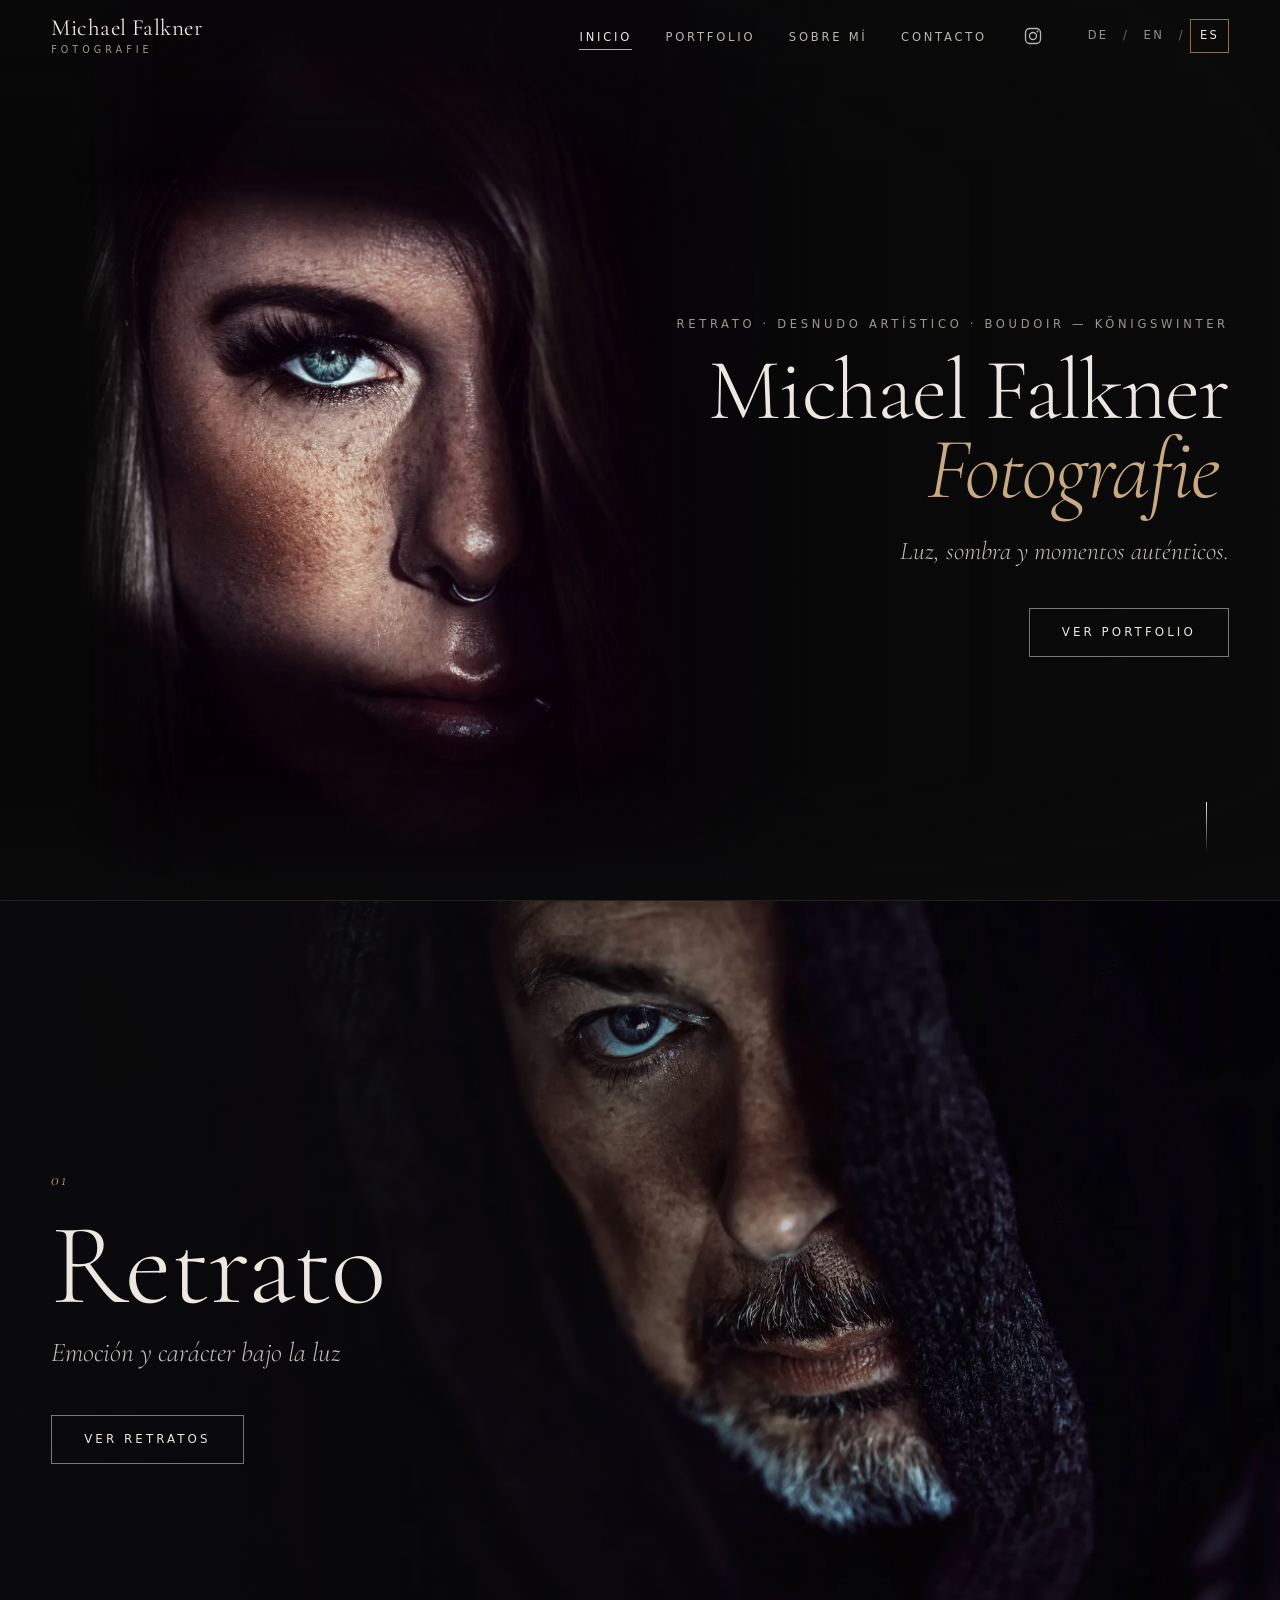
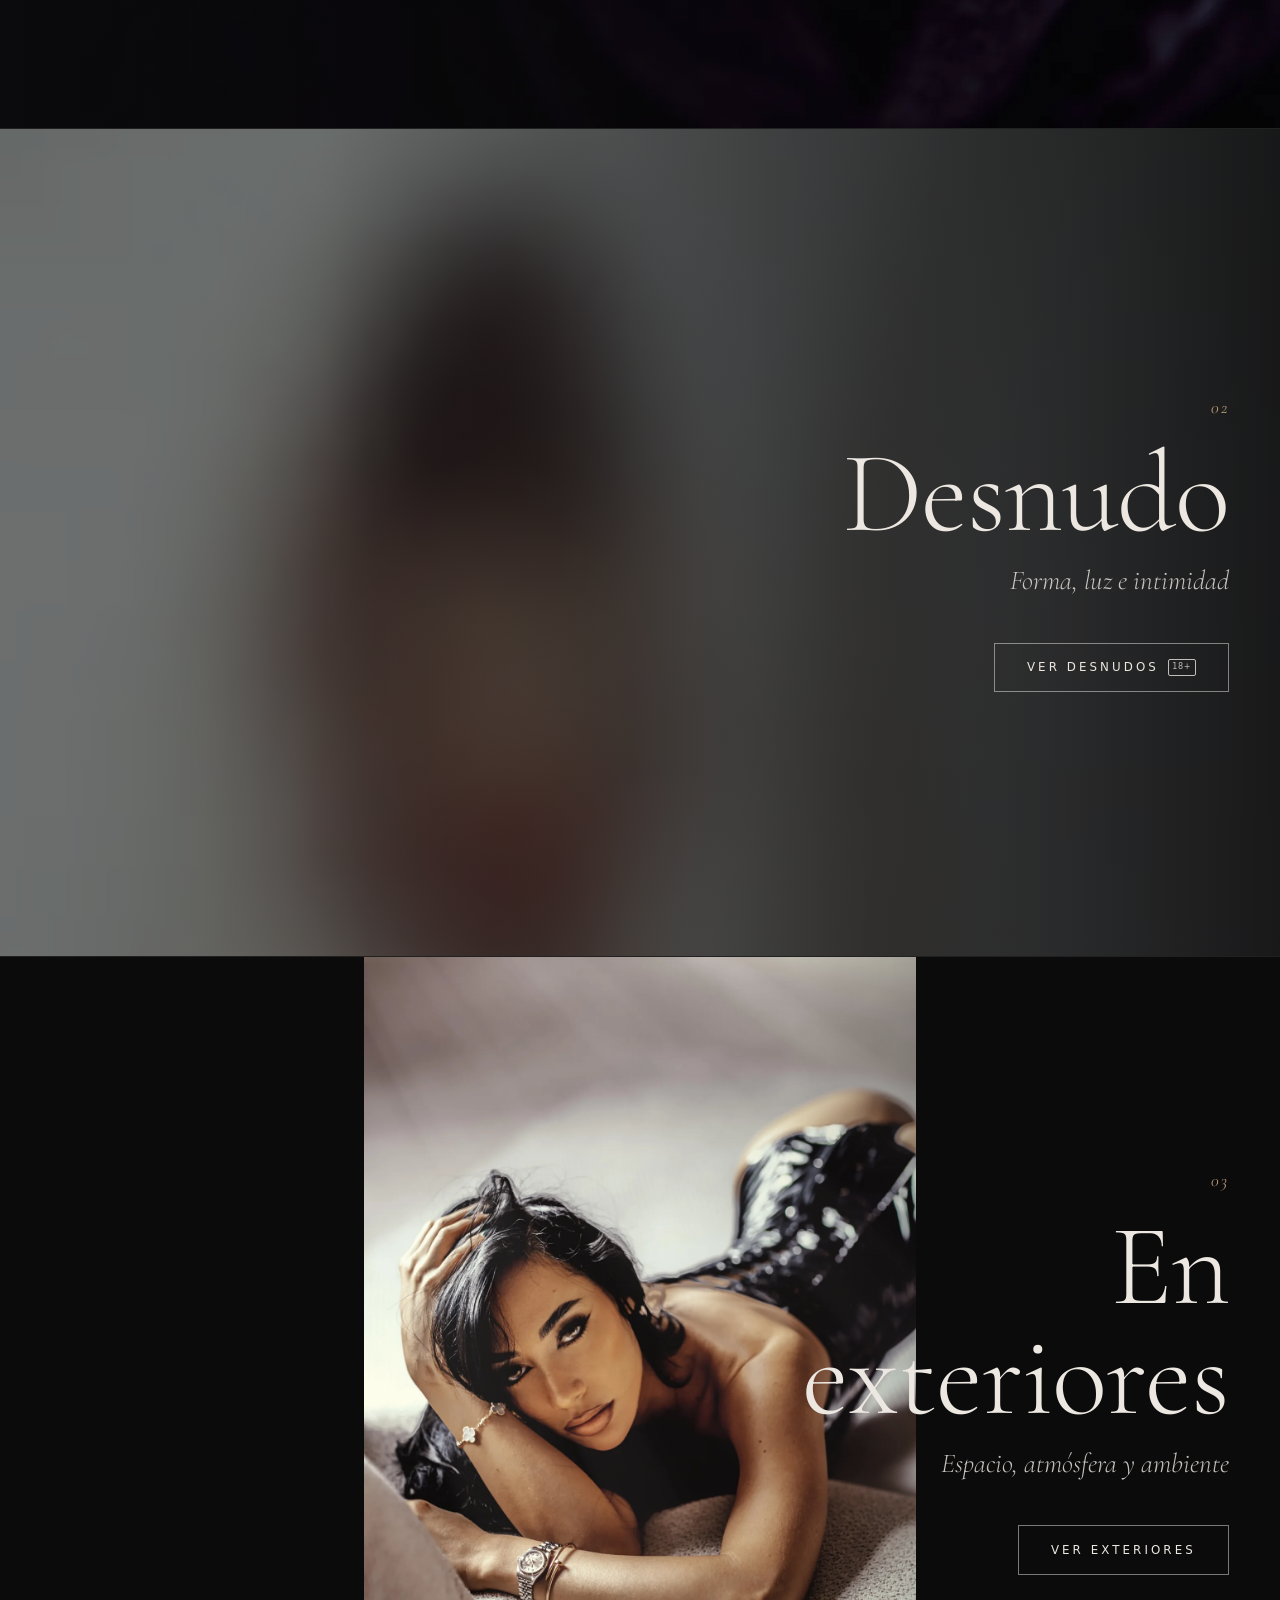
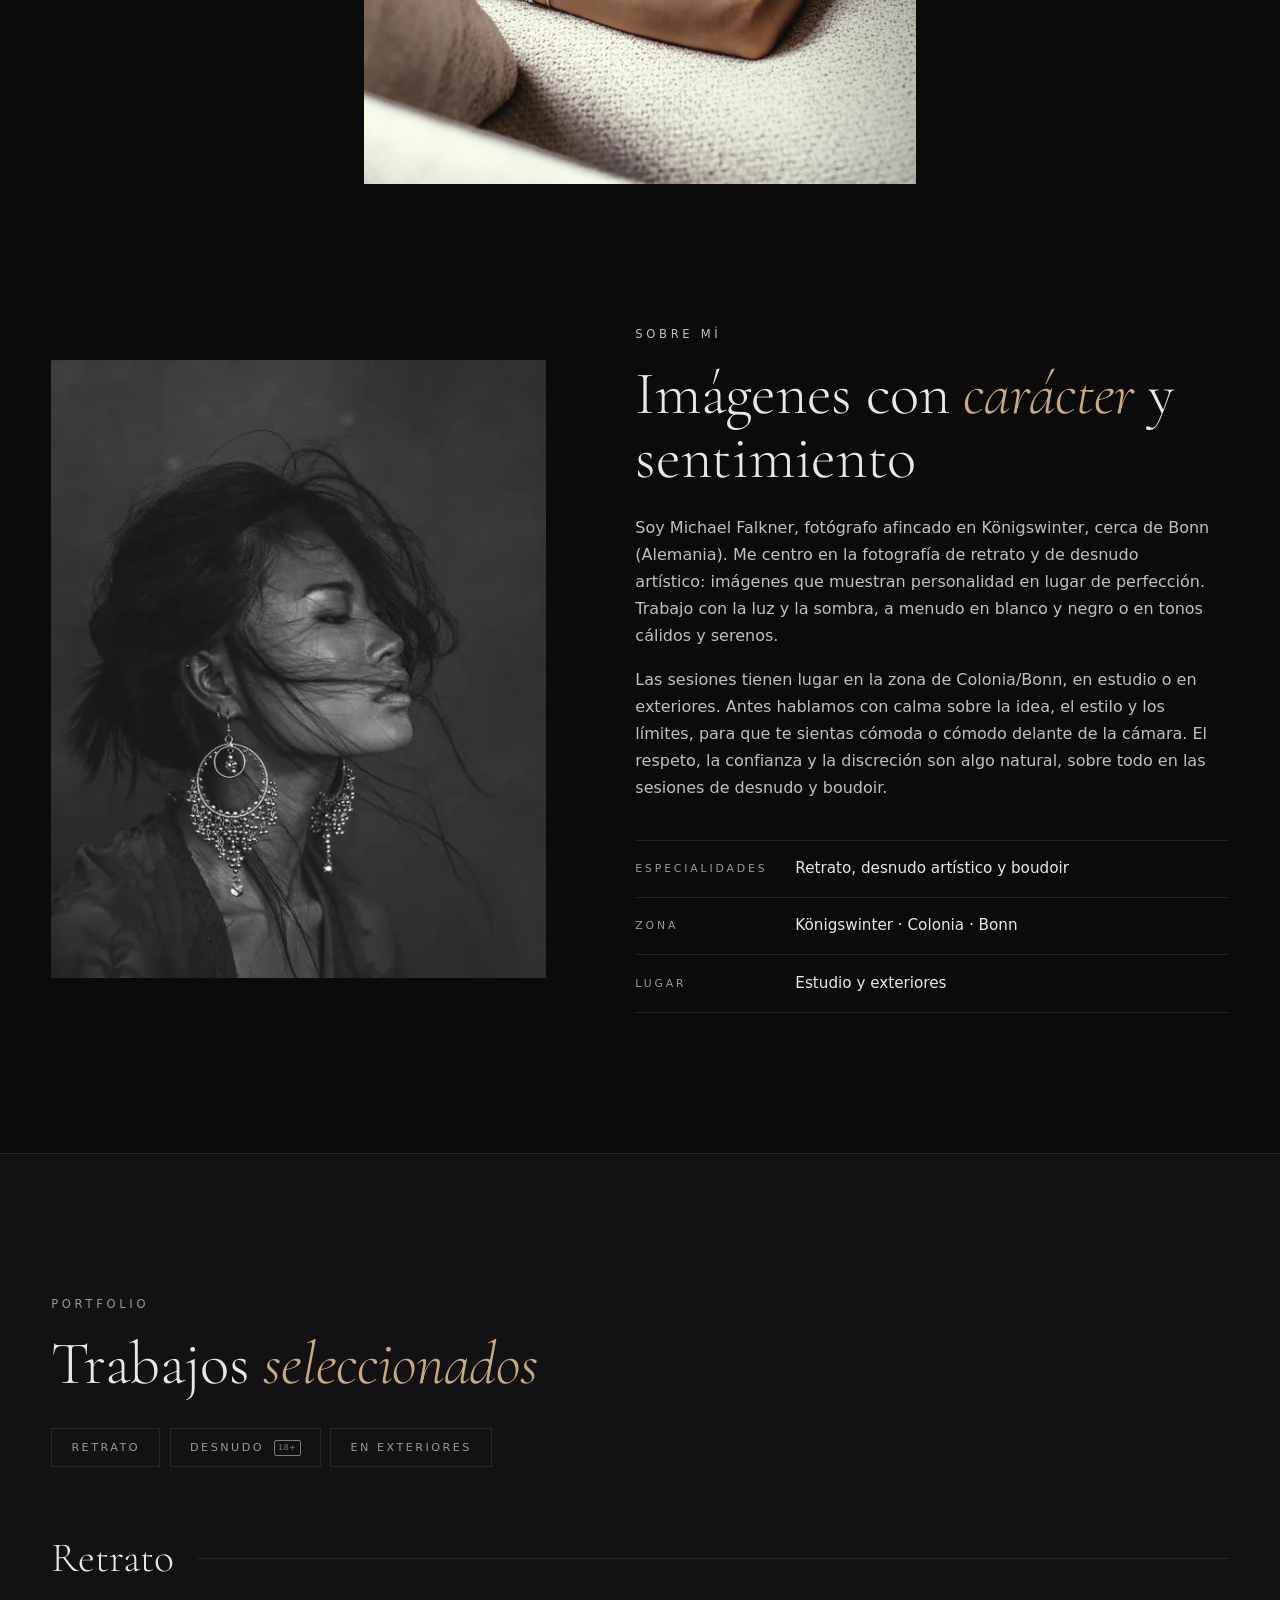
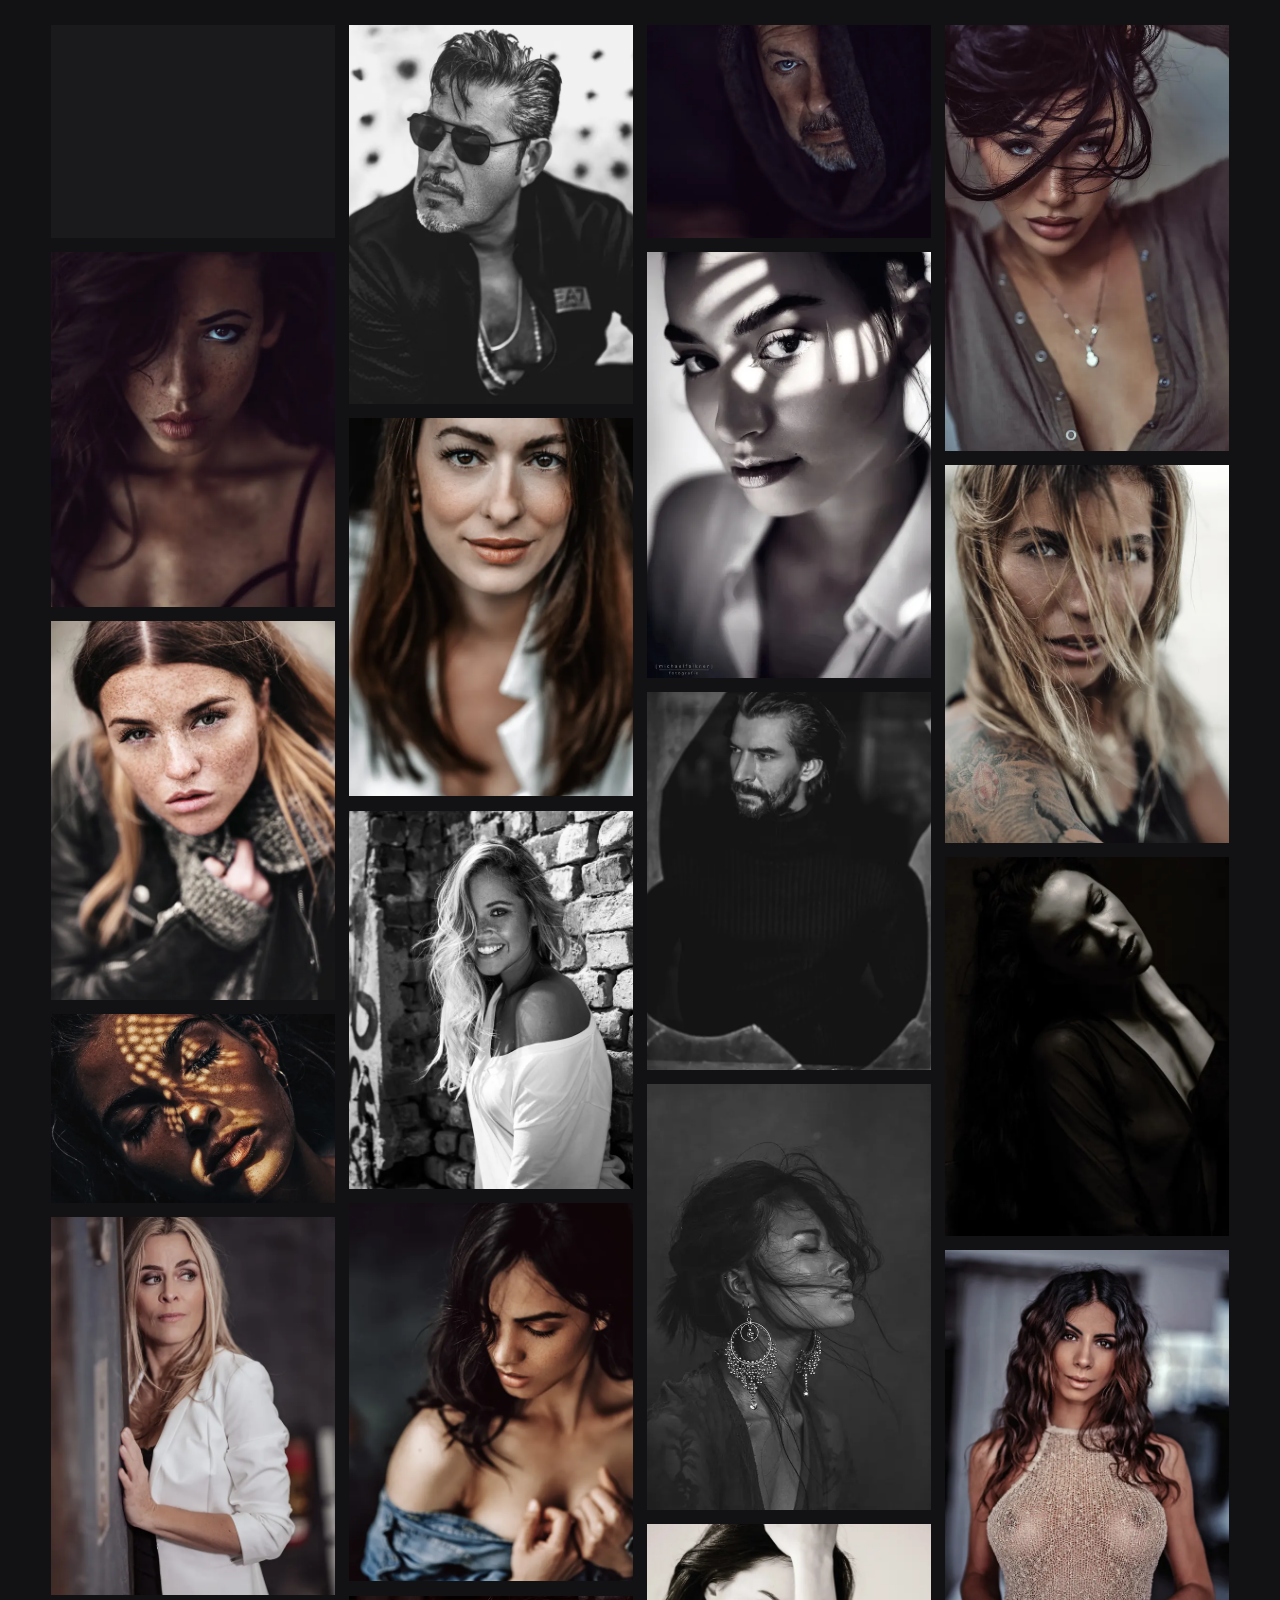
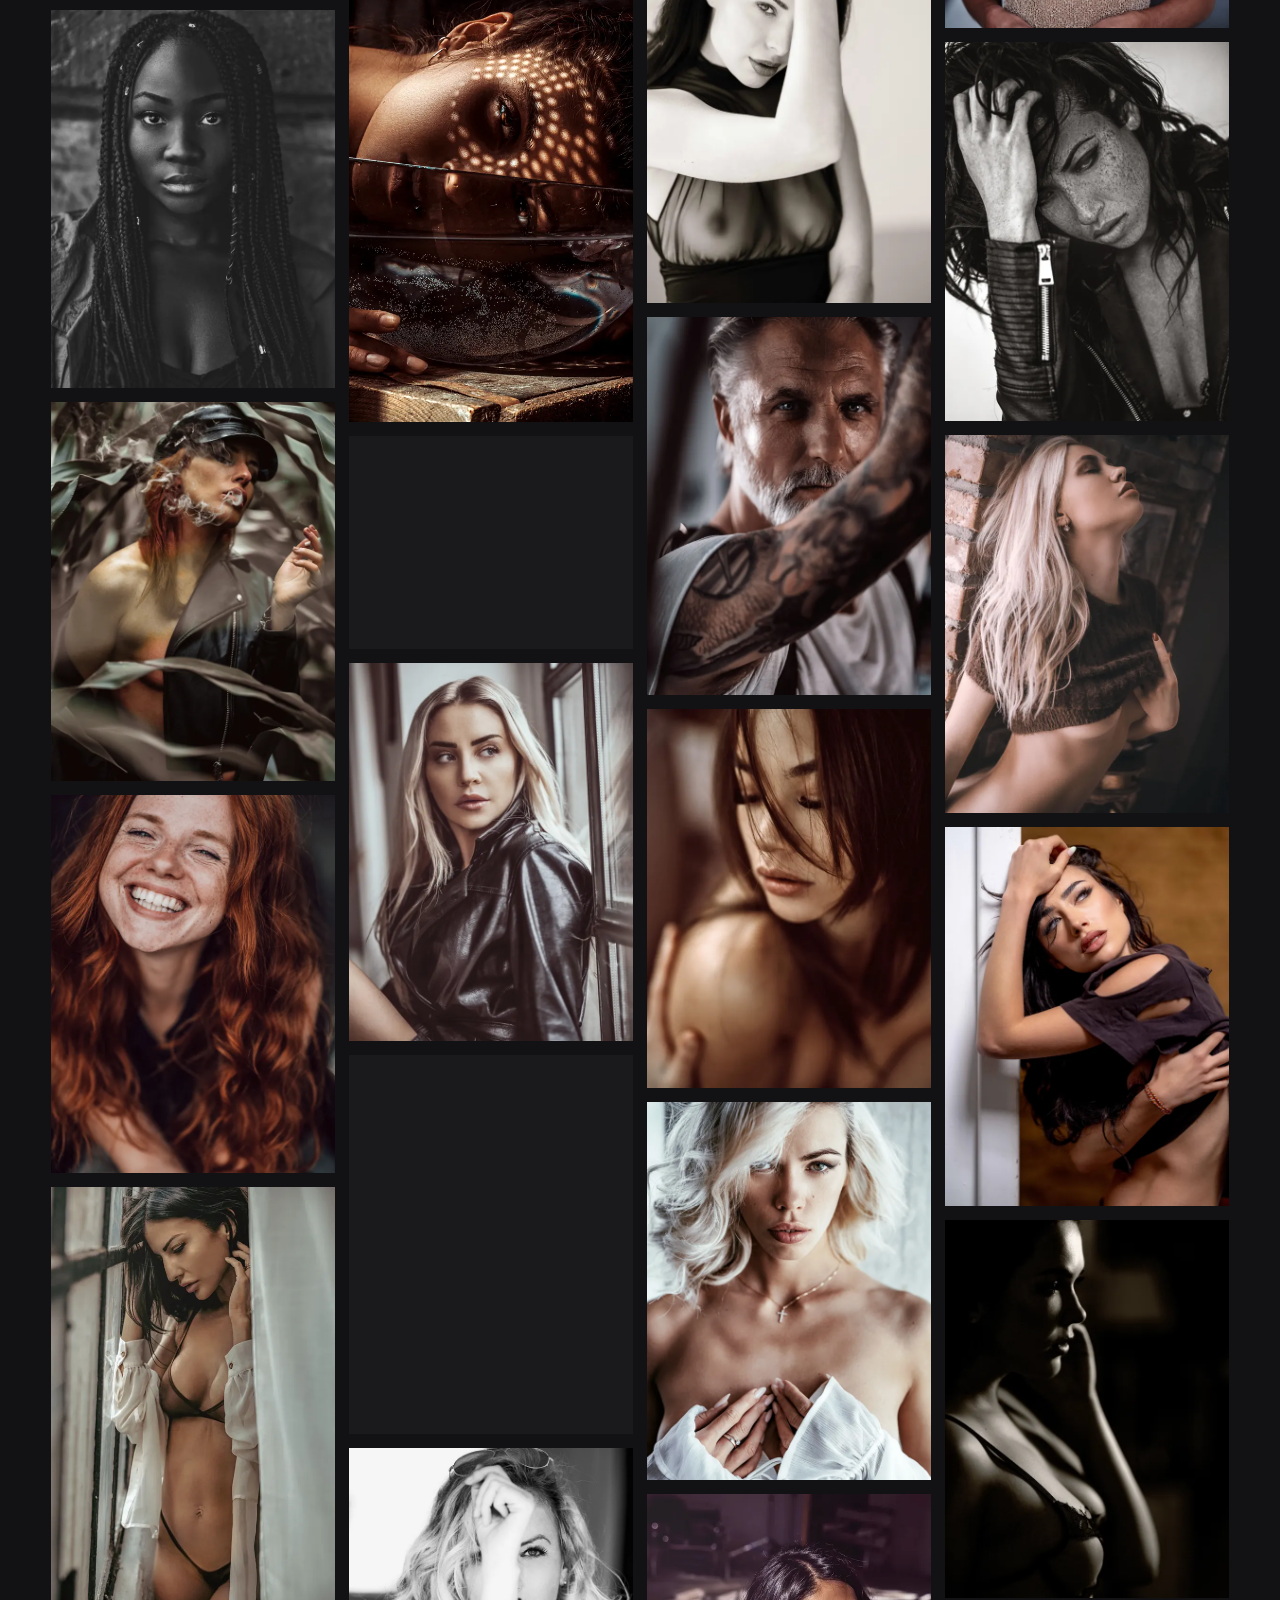
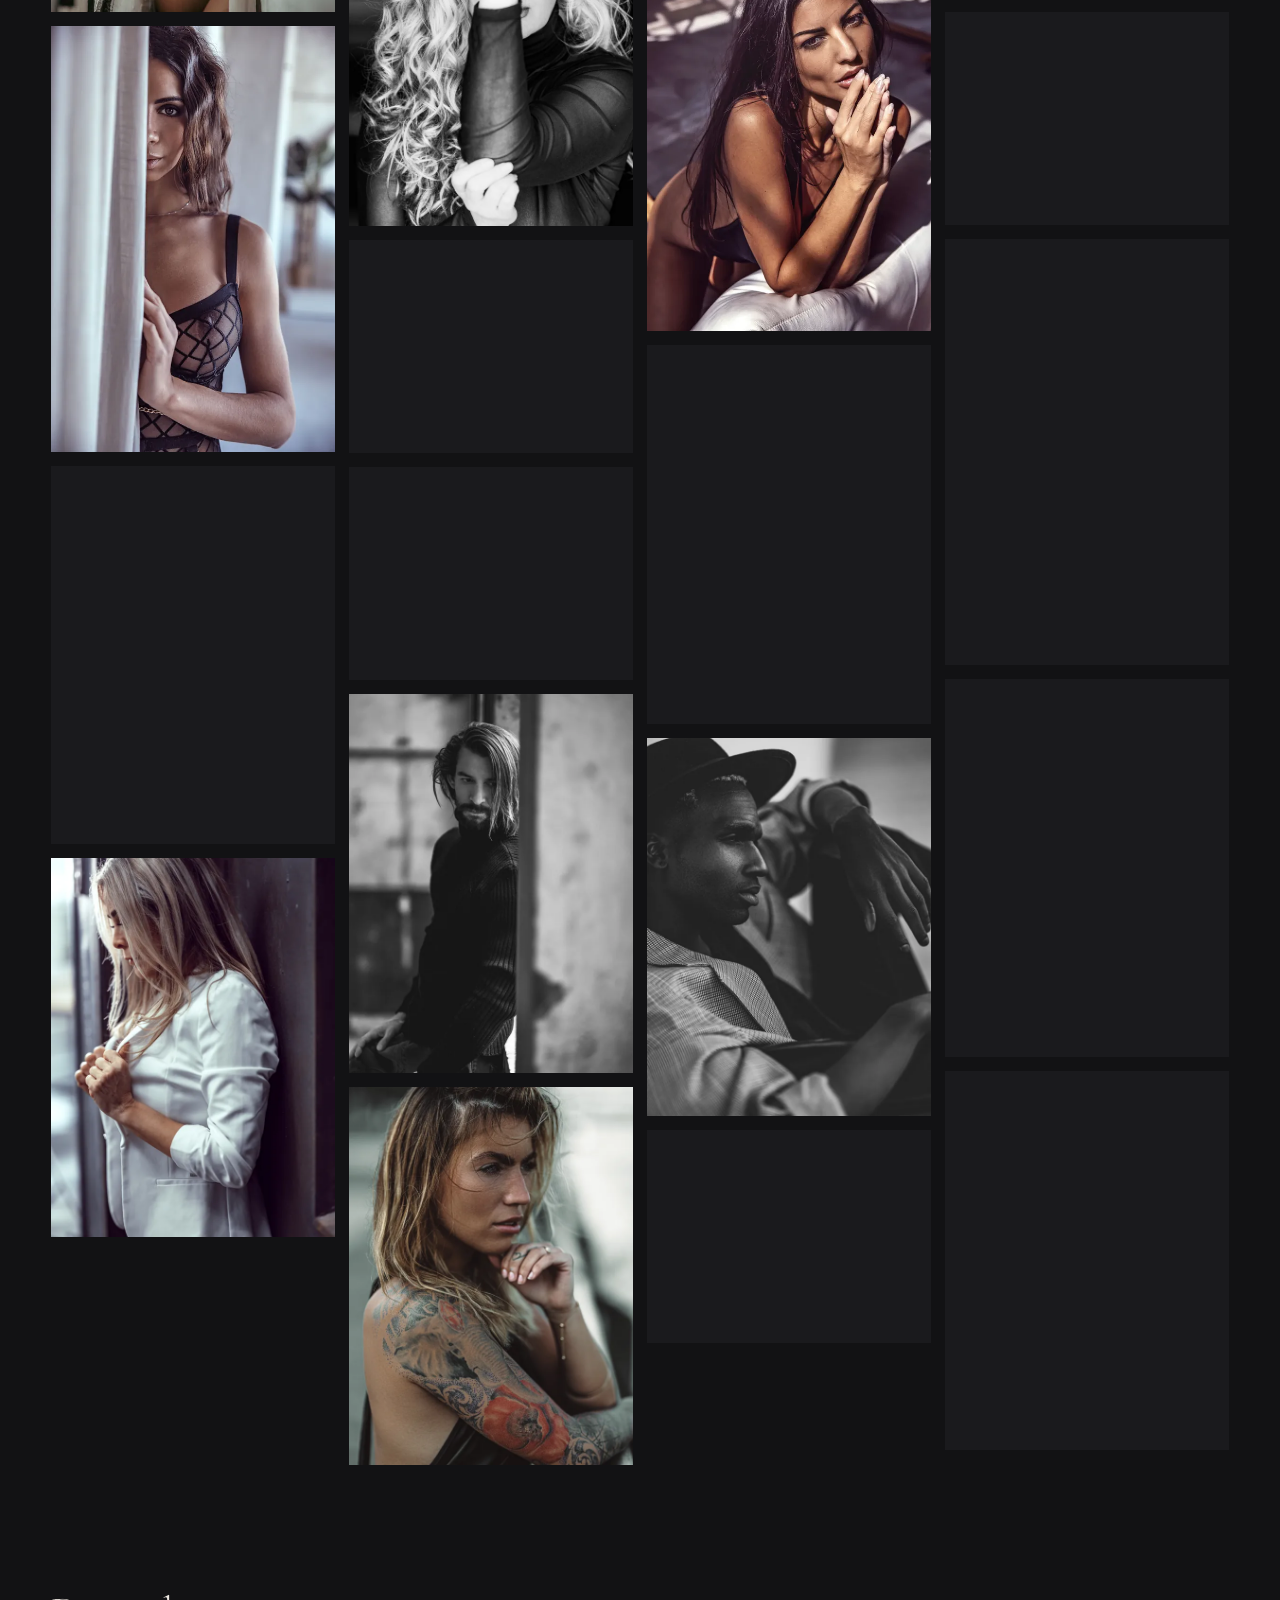
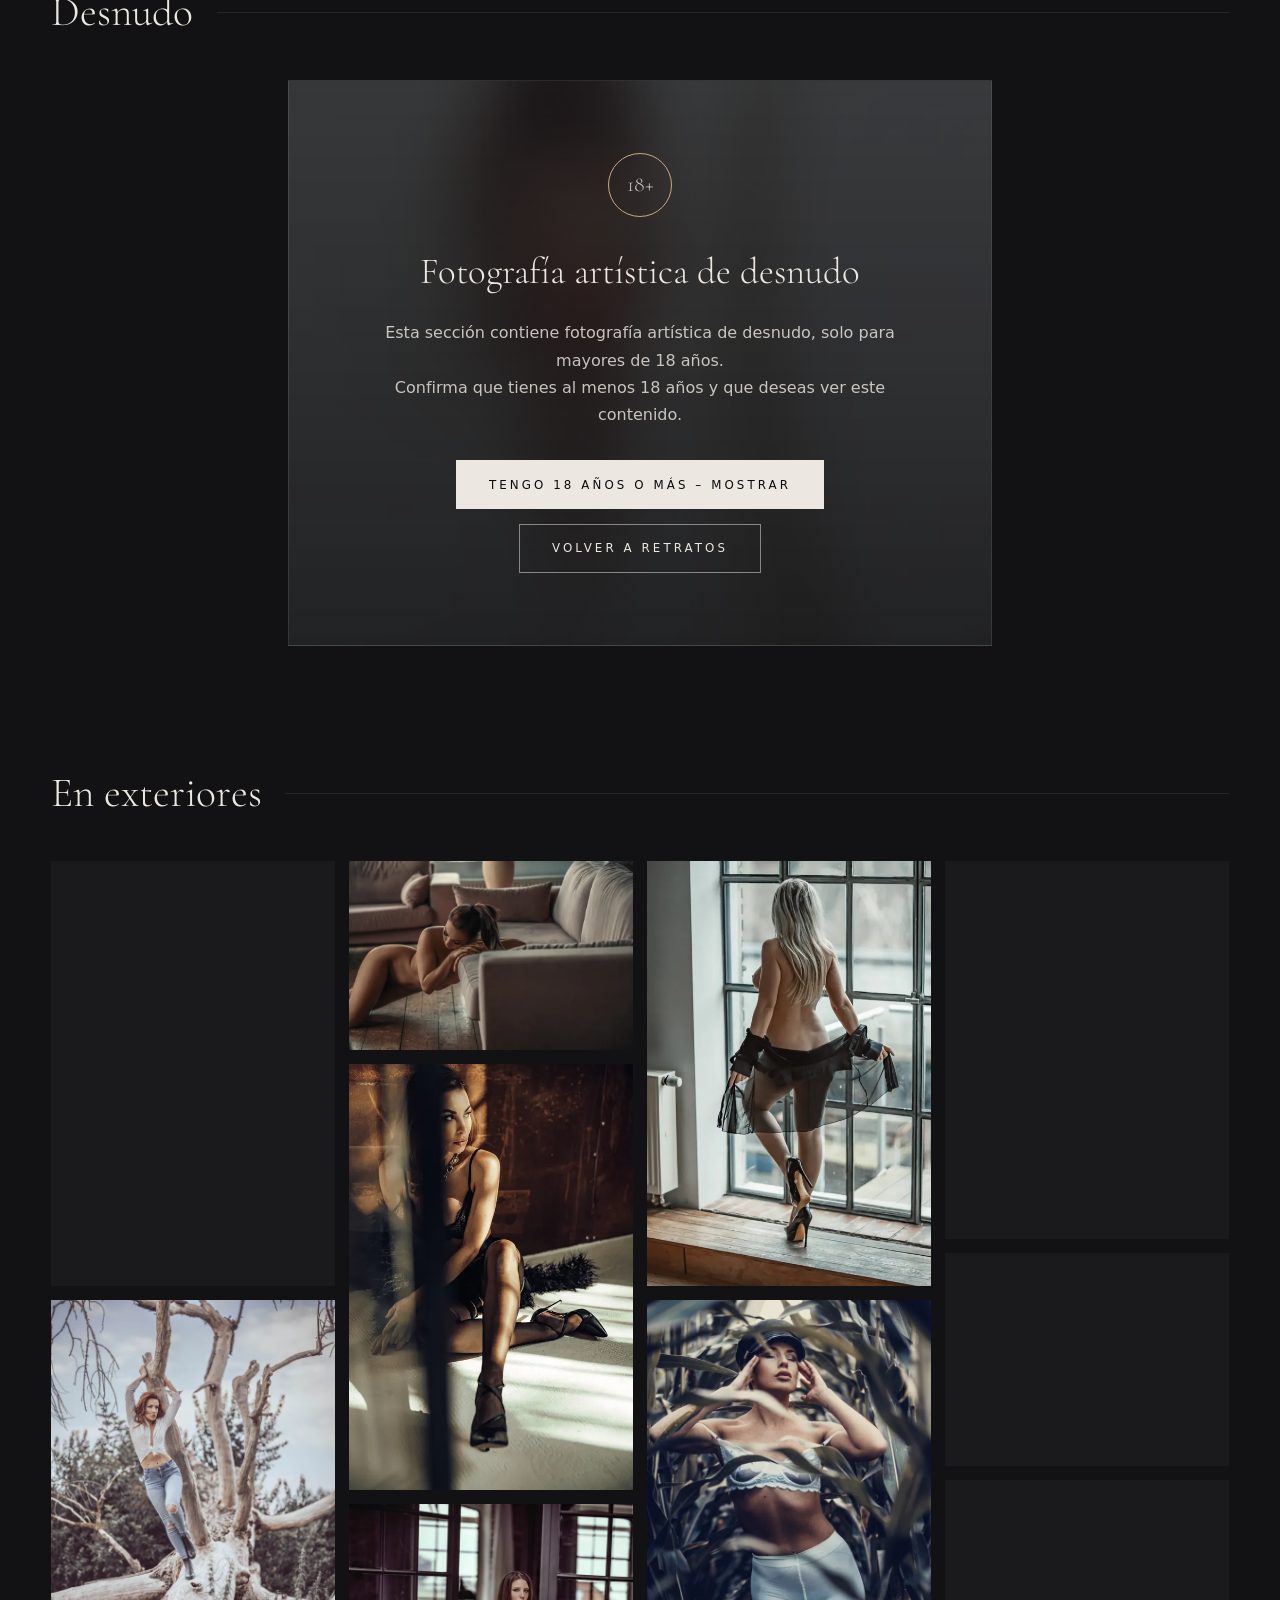
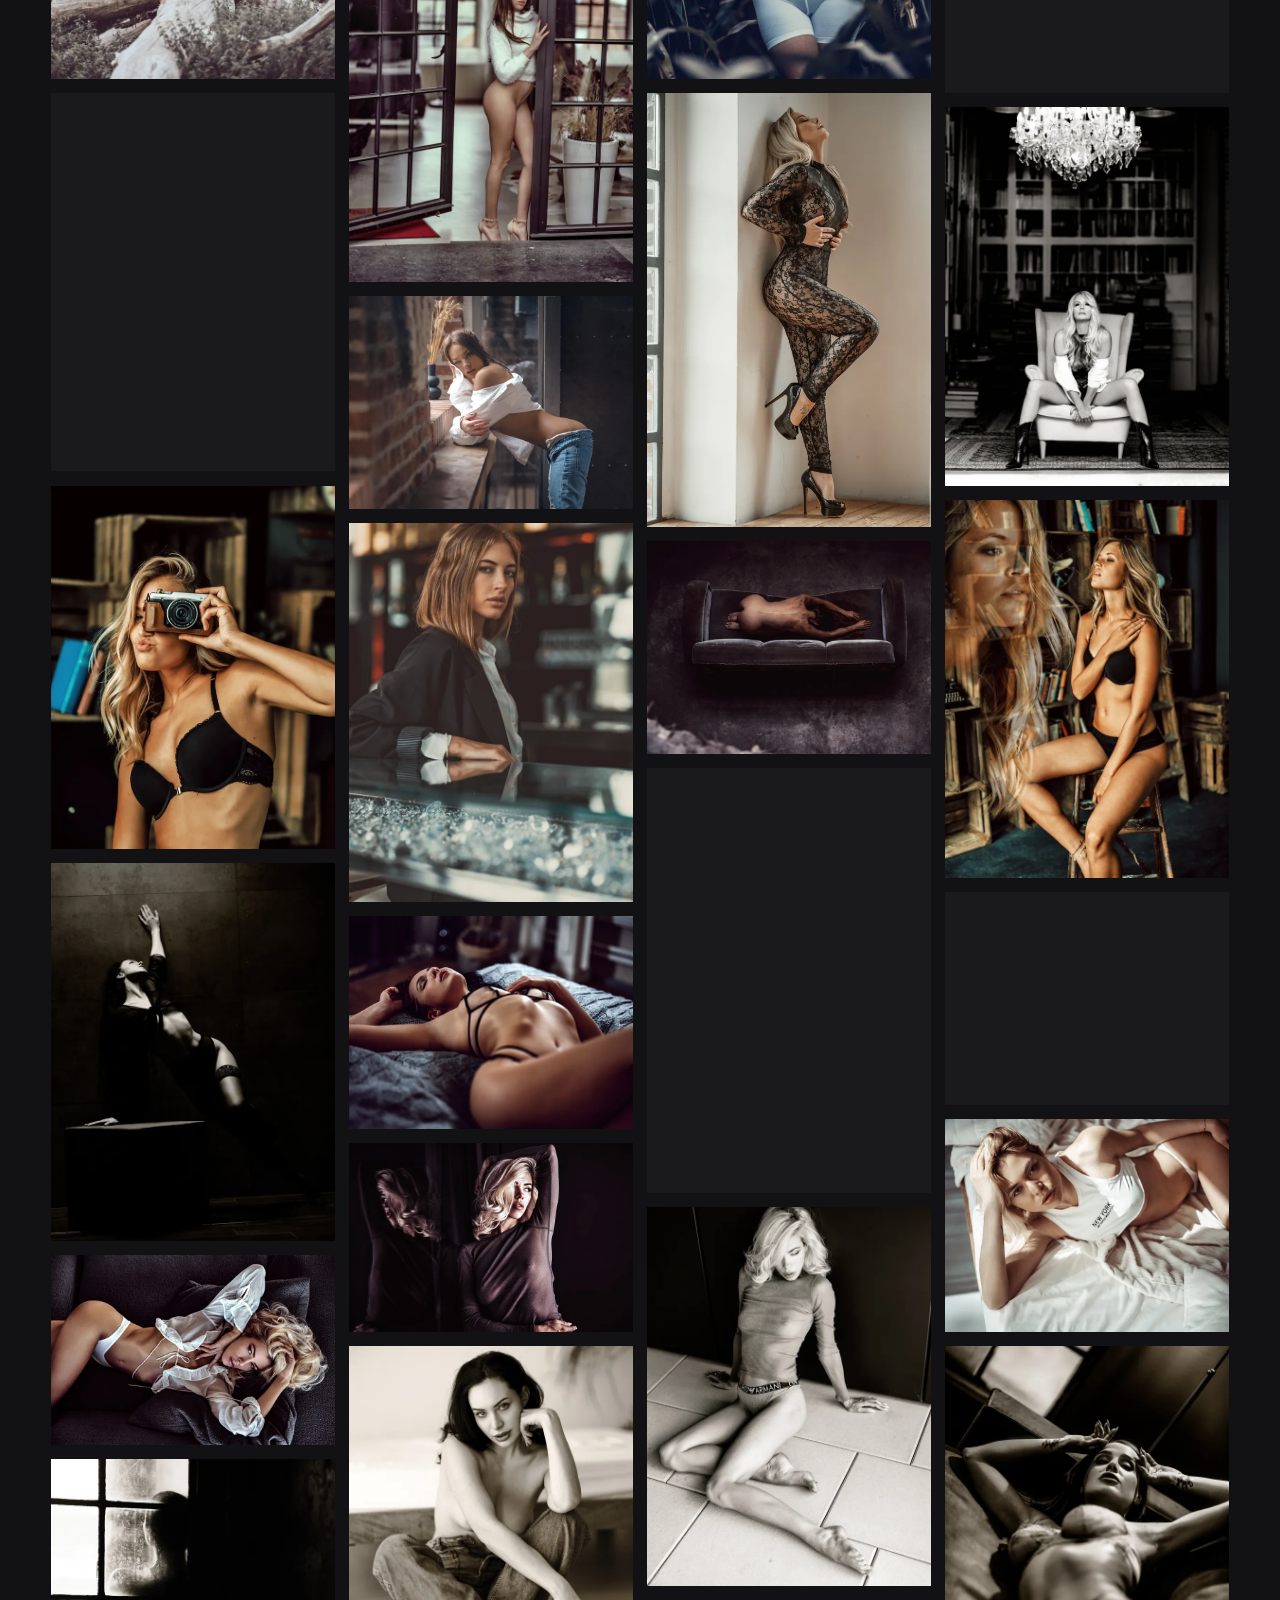
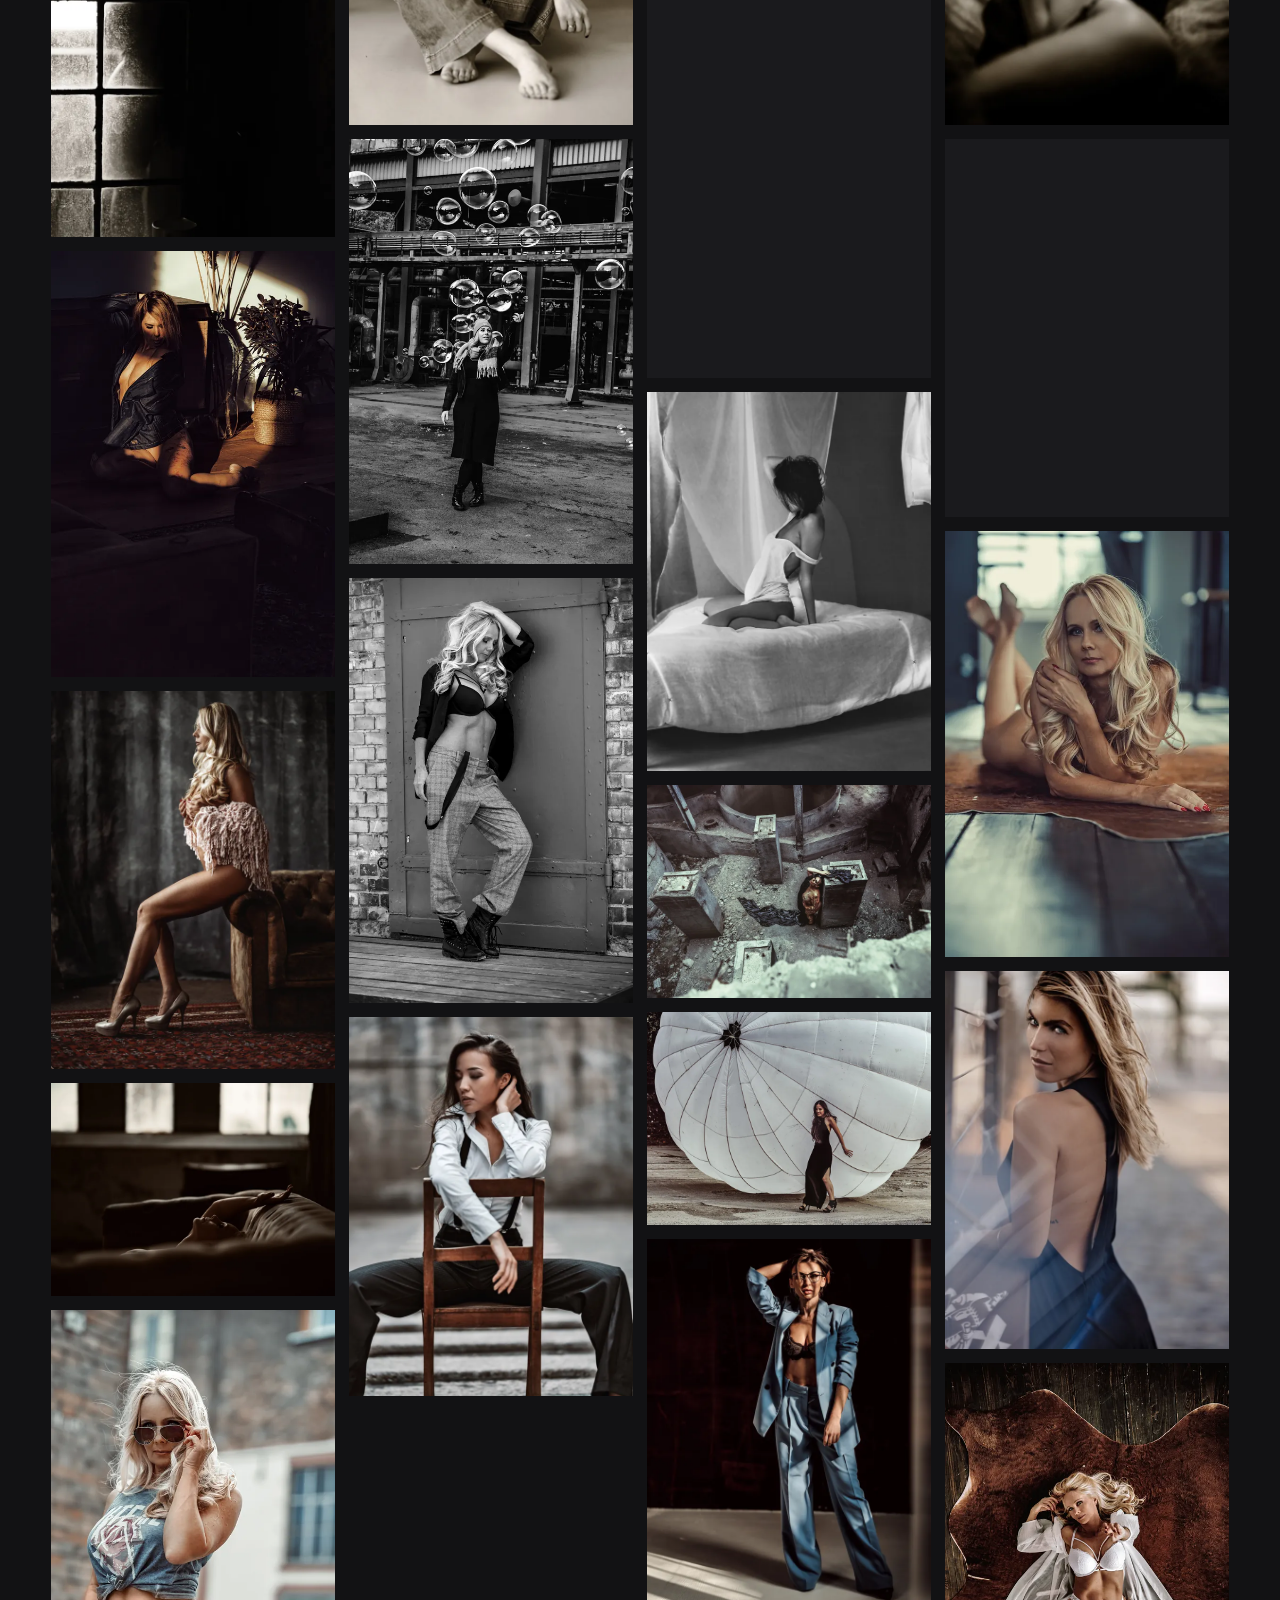
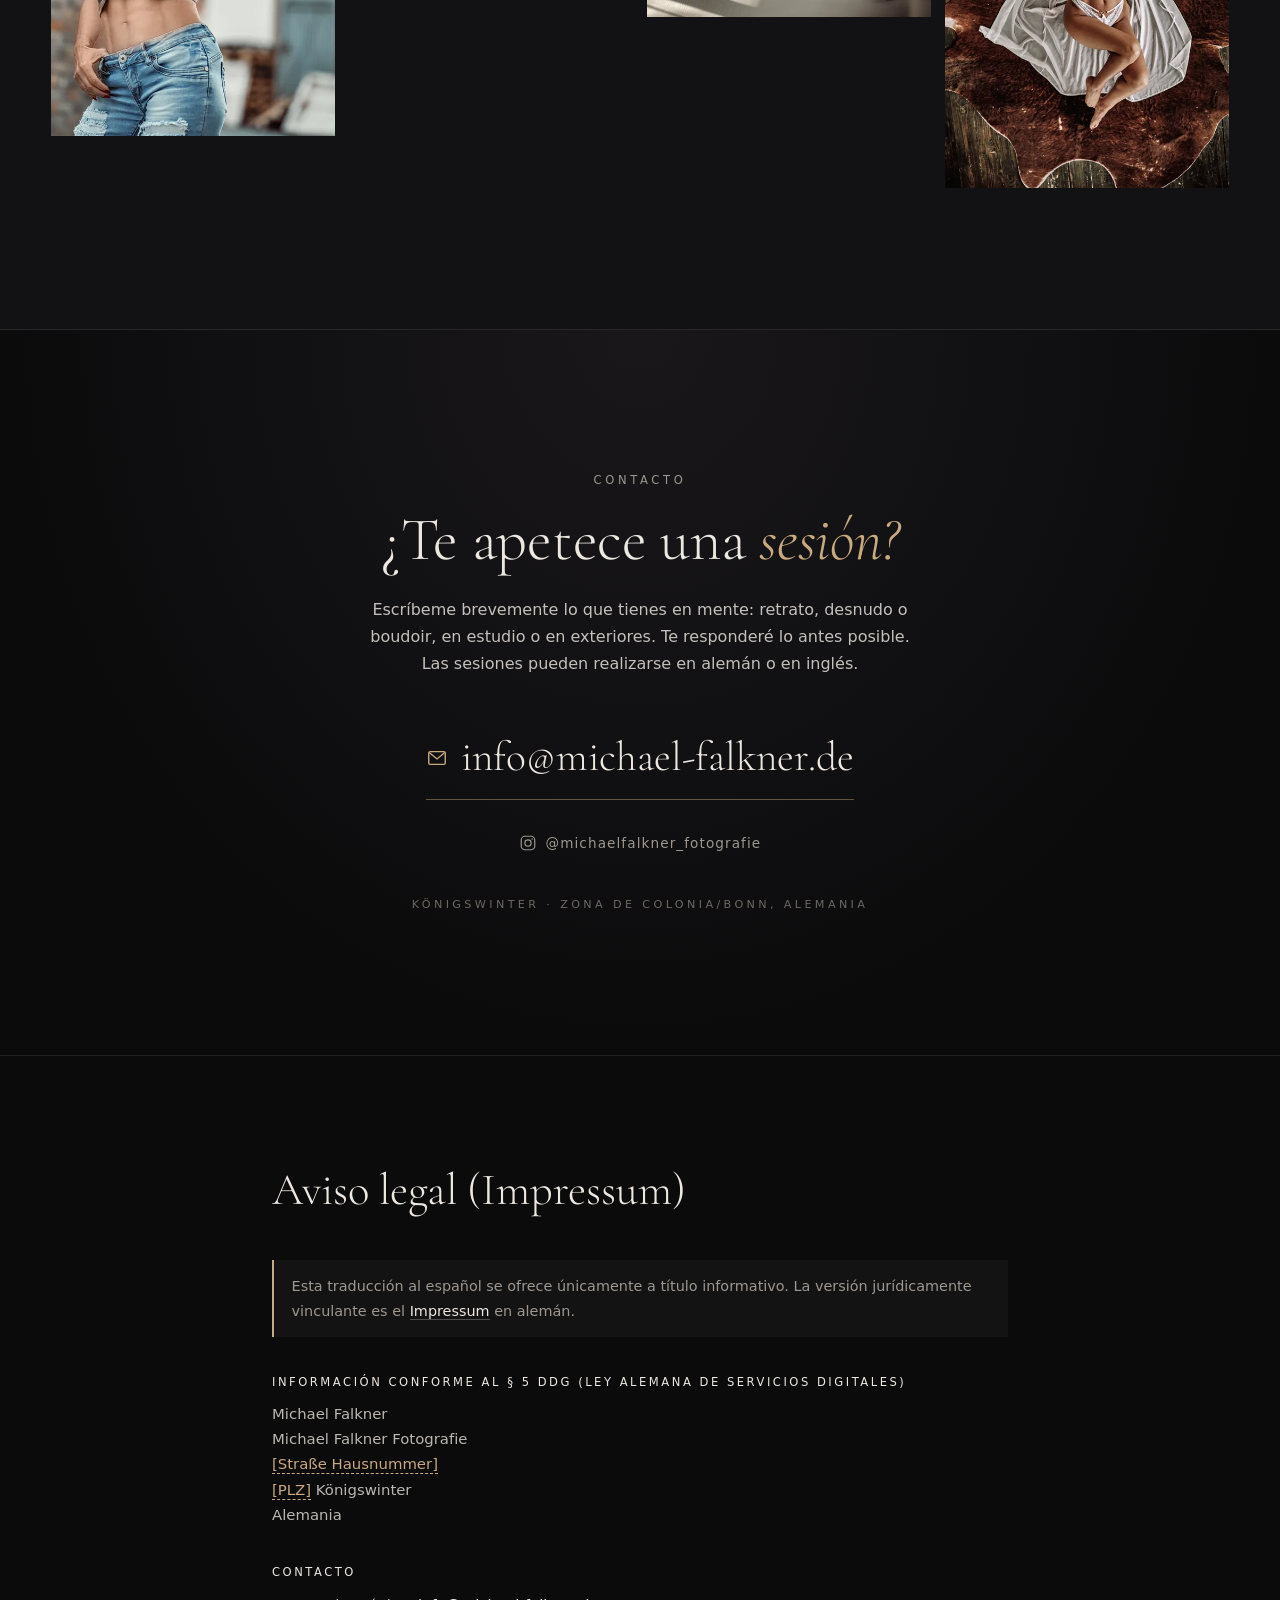
<file: es/index.html>
<!DOCTYPE html>
<html lang="es" data-base="../">
<head>
  <meta charset="utf-8">
  <meta name="viewport" content="width=device-width, initial-scale=1, viewport-fit=cover">
  <title>Michael Falkner Fotografie – Fotógrafo de retrato y desnudo artístico en Königswinter, Colonia/Bonn</title>
  <meta name="description" content="Michael Falkner – fotógrafo de retrato, desnudo artístico y boudoir en Königswinter (Alemania). Imágenes llenas de atmósfera en blanco y negro y tonos cálidos, en estudio y en exteriores en la zona de Colonia y Bonn.">
  <meta name="author" content="Michael Falkner">
  <meta name="theme-color" content="#0b0b0c">
  <meta name="color-scheme" content="dark">
  <link rel="canonical" href="https://michael-falkner.de/es/">
  <link rel="alternate" hreflang="de" href="https://michael-falkner.de/">
  <link rel="alternate" hreflang="en" href="https://michael-falkner.de/en/">
  <link rel="alternate" hreflang="es" href="https://michael-falkner.de/es/">
  <link rel="alternate" hreflang="x-default" href="https://michael-falkner.de/">

  <meta property="og:type" content="website">
  <meta property="og:locale" content="es_ES">
  <meta property="og:locale:alternate" content="de_DE">
  <meta property="og:locale:alternate" content="en_GB">
  <meta property="og:site_name" content="Michael Falkner Fotografie">
  <meta property="og:title" content="Michael Falkner Fotografie – Retrato y desnudo artístico">
  <meta property="og:description" content="Fotografía de retrato, desnudo artístico y boudoir desde Königswinter. En estudio y en exteriores en la zona de Colonia/Bonn.">
  <meta property="og:url" content="https://michael-falkner.de/es/">
  <meta property="og:image" content="https://michael-falkner.de/img/og-image.jpg">
  <meta property="og:image:width" content="900">
  <meta property="og:image:height" content="1200">
  <meta property="og:image:alt" content="Retrato de Mary van Dee – Michael Falkner Fotografie">
  <meta name="twitter:card" content="summary_large_image">

  <link rel="icon" href="../favicon.svg" type="image/svg+xml">
  <link rel="icon" href="../favicon-32.png" sizes="32x32" type="image/png">
  <link rel="apple-touch-icon" href="../apple-touch-icon.png">

  <link rel="preload" href="../fonts/cormorant-garamond-latin.woff2" as="font" type="font/woff2" crossorigin>
  <link rel="preload" as="image" href="../img/full/hero-mary-van-dee-01.webp" imagesrcset="../img/thumb/hero-mary-van-dee-01.webp 800w, ../img/full/hero-mary-van-dee-01.webp 1500w" imagesizes="100vw" fetchpriority="high">
  <link rel="stylesheet" href="../css/style.css?v=202611221336">
  <script>document.documentElement.classList.add('js');</script>

  <script type="application/ld+json">
  {
    "@context": "https://schema.org",
    "@type": "ProfessionalService",
    "name": "Michael Falkner Fotografie",
    "description": "Fotografía de retrato, desnudo artístico y boudoir en la zona de Colonia/Bonn",
    "knowsLanguage": ["de", "en"],
    "url": "https://michael-falkner.de/es/",
    "image": "https://michael-falkner.de/img/og-image.jpg",
    "email": "info@michael-falkner.de",
    "address": { "@type": "PostalAddress", "addressLocality": "Königswinter", "addressRegion": "NRW", "addressCountry": "DE" },
    "areaServed": ["Königswinter", "Bonn", "Köln"],
    "sameAs": ["https://www.instagram.com/michaelfalkner_fotografie/"]
  }
  </script>
</head>
<body>
  <a class="skip-link" href="#main">Saltar al contenido</a>

  <!-- ============ NAVIGATION ============ -->
  <header class="site-header" id="top">
    <nav class="nav" aria-label="Navegación principal">
      <a class="brand" href="#home" aria-label="Michael Falkner Fotografie – volver al inicio">
        <span class="brand-name">Michael Falkner</span>
        <span class="brand-sub">Fotografie</span>
      </a>

      <button class="menu-toggle" type="button" aria-expanded="false" aria-controls="nav-menu" aria-label="Abrir menú">
        <span class="menu-toggle-bar"></span>
        <span class="menu-toggle-bar"></span>
      </button>

      <div class="nav-menu" id="nav-menu">
        <ul class="nav-links">
          <li><a href="#home">Inicio</a></li>
          <li><a href="#portfolio">Portfolio</a></li>
          <li><a href="#sobre-mi">Sobre mí</a></li>
          <li><a href="#contacto">Contacto</a></li>
          <li class="nav-legal"><a href="#aviso-legal">Aviso legal</a></li>
          <li class="nav-legal"><a href="#privacidad">Privacidad</a></li>
        </ul>
        <a class="nav-insta" href="https://www.instagram.com/michaelfalkner_fotografie/" target="_blank" rel="noopener" aria-label="Instagram: @michaelfalkner_fotografie">
          <svg aria-hidden="true" viewBox="0 0 24 24" width="20" height="20"><use href="#i-instagram"/></svg>
          <span class="nav-insta-label">@michaelfalkner_fotografie</span>
        </a>
      </div>

      <div class="lang-switch" role="group" aria-label="Sprache wählen / Choose language / Elegir idioma">
        <a href="../" hreflang="de" lang="de" title="Deutsche Version">DE</a>
        <span class="lang-sep" aria-hidden="true">/</span>
        <a href="../en/" hreflang="en" lang="en" title="English version">EN</a>
        <span class="lang-sep" aria-hidden="true">/</span>
        <a href="./" hreflang="es" lang="es" aria-current="page" title="Español">ES</a>
      </div>
    </nav>
  </header>

  <main id="main">
    <!-- ============ HERO ============ -->
    <section class="hero" id="home" aria-label="Bienvenida">
      <img class="hero-img"
           src="../img/full/hero-mary-van-dee-01.webp"
           srcset="../img/thumb/hero-mary-van-dee-01.webp 800w, ../img/full/hero-mary-van-dee-01.webp 1500w"
           sizes="100vw" width="1500" height="2000"
           alt="Retrato de Mary van Dee – Michael Falkner Fotografie"
           fetchpriority="high" decoding="async">
      <div class="hero-shade" aria-hidden="true"></div>
      <div class="hero-content">
        <p class="eyebrow">Retrato · Desnudo artístico · Boudoir — Königswinter</p>
        <h1 class="hero-title">
          <span>Michael Falkner</span>
          <em>Fotografie</em>
        </h1>
        <p class="hero-lead">Luz, sombra y momentos auténticos.</p>
        <a class="btn btn-ghost" href="#portfolio">Ver portfolio</a>
      </div>
      <a class="scroll-cue" href="#kategorien" aria-label="Desplazarse hacia abajo">
        <span></span>
      </a>
    </section>

    <!-- ============ CATEGORÍAS ============ -->
    <div id="kategorien">
      <section class="teaser" data-category="portrait" aria-labelledby="t-portrait">
        <figure class="teaser-media"><img class="teaser-img" alt="" loading="lazy" decoding="async"></figure>
        <div class="teaser-content reveal">
          <span class="teaser-num">01</span>
          <h2 id="t-portrait" class="teaser-title">Retrato</h2>
          <p class="teaser-sub">Emoción y carácter bajo la luz</p>
          <a class="btn btn-ghost" href="#portfolio-portrait">Ver retratos</a>
        </div>
      </section>

      <section class="teaser teaser--right is-gated" data-category="nude" aria-labelledby="t-nude">
        <figure class="teaser-media">
          <img class="teaser-img" src="../img/thumb/nude-teaser-blur.webp" width="450" height="600" alt="" loading="lazy" decoding="async">
        </figure>
        <div class="teaser-content reveal">
          <span class="teaser-num">02</span>
          <h2 id="t-nude" class="teaser-title">Desnudo</h2>
          <p class="teaser-sub">Forma, luz e intimidad</p>
          <a class="btn btn-ghost" href="#portfolio-nude">Ver desnudos <span class="badge">18+</span></a>
        </div>
      </section>

      <section class="teaser" data-category="travel" aria-labelledby="t-travel" hidden>
        <figure class="teaser-media"><img class="teaser-img" alt="" loading="lazy" decoding="async"></figure>
        <div class="teaser-content reveal">
          <span class="teaser-num">03</span>
          <h2 id="t-travel" class="teaser-title">Viajes</h2>
          <p class="teaser-sub">Descubrimientos y momentos en el camino</p>
          <a class="btn btn-ghost" href="#portfolio-travel">Ver viajes</a>
        </div>
      </section>

      <section class="teaser teaser--right" data-category="location" aria-labelledby="t-location" hidden>
        <figure class="teaser-media"><img class="teaser-img" alt="" loading="lazy" decoding="async"></figure>
        <div class="teaser-content reveal">
          <span class="teaser-num">04</span>
          <h2 id="t-location" class="teaser-title">En exteriores</h2>
          <p class="teaser-sub">Espacio, atmósfera y ambiente</p>
          <a class="btn btn-ghost" href="#portfolio-location">Ver exteriores</a>
        </div>
      </section>
    </div>

    <section class="about section" id="sobre-mi" aria-labelledby="h-about">
      <div class="about-grid">
        <figure class="about-media reveal">
          <img src="../img/thumb/portrait-soso-01.webp" srcset="../img/thumb/portrait-soso-01.webp 533w, ../img/full/portrait-soso-01.webp 1333w" sizes="(max-width: 860px) 90vw, 40vw" width="1333" height="2000" alt="Retrato de Soso – Michael Falkner Fotografie" loading="lazy" decoding="async">
        </figure>
        <div class="about-text reveal">
          <p class="eyebrow">Sobre mí</p>
          <h2 id="h-about" class="section-title">Imágenes con <em>carácter</em> y sentimiento</h2>
          <p>Soy Michael Falkner, fotógrafo afincado en Königswinter, cerca de Bonn (Alemania). Me centro en la fotografía de retrato y de desnudo artístico: imágenes que muestran personalidad en lugar de perfección. Trabajo con la luz y la sombra, a menudo en blanco y negro o en tonos cálidos y serenos.</p>
          <p>Las sesiones tienen lugar en la zona de Colonia/Bonn, en estudio o en exteriores. Antes hablamos con calma sobre la idea, el estilo y los límites, para que te sientas cómoda o cómodo delante de la cámara. El respeto, la confianza y la discreción son algo natural, sobre todo en las sesiones de desnudo y boudoir.</p>
          <ul class="facts">
            <li><span>Especialidades</span>Retrato, desnudo artístico y boudoir</li>
            <li><span>Zona</span>Königswinter · Colonia · Bonn</li>
            <li><span>Lugar</span>Estudio y exteriores</li>
          </ul>
        </div>
      </div>
    </section>

    <!-- ============ PORTFOLIO ============ -->
    <section class="portfolio section" id="portfolio" aria-labelledby="h-portfolio">
      <header class="section-head reveal">
        <p class="eyebrow">Portfolio</p>
        <h2 id="h-portfolio" class="section-title">Trabajos <em>seleccionados</em></h2>
        <nav class="cat-nav" aria-label="Categorías del portfolio">
          <a href="#portfolio-portrait" data-category="portrait">Retrato</a>
          <a href="#portfolio-nude" data-category="nude">Desnudo <span class="badge">18+</span></a>
          <a href="#portfolio-travel" data-category="travel" hidden>Viajes</a>
          <a href="#portfolio-location" data-category="location" hidden>En exteriores</a>
        </nav>
      </header>

      <noscript><p class="noscript">La galería requiere JavaScript.</p></noscript>

      <section class="gallery-block" id="portfolio-portrait" data-category="portrait" aria-labelledby="g-portrait">
        <h3 id="g-portrait" class="gallery-title">Retrato</h3>
        <div class="gallery" data-gallery="portrait"></div>
      </section>

      <section class="gallery-block" id="portfolio-nude" data-category="nude" aria-labelledby="g-nude">
        <h3 id="g-nude" class="gallery-title">Desnudo</h3>
        <div class="age-gate" role="region" aria-labelledby="gate-title">
          <p class="age-gate-badge">18+</p>
          <h4 id="gate-title" class="age-gate-title">Fotografía artística de desnudo</h4>
          <p>Esta sección contiene fotografía artística de desnudo, solo para mayores de 18 años.<br>Confirma que tienes al menos 18 años y que deseas ver este contenido.</p>
          <div class="age-gate-actions">
            <button class="btn btn-solid" type="button" data-gate-accept>Tengo 18 años o más – mostrar</button>
            <a class="btn btn-ghost" href="#portfolio-portrait">Volver a retratos</a>
          </div>
        </div>
        <div class="gallery" data-gallery="nude" hidden></div>
      </section>

      <section class="gallery-block" id="portfolio-travel" data-category="travel" aria-labelledby="g-travel" hidden>
        <h3 id="g-travel" class="gallery-title">Viajes</h3>
        <div class="gallery" data-gallery="travel"></div>
      </section>

      <section class="gallery-block" id="portfolio-location" data-category="location" aria-labelledby="g-location" hidden>
        <h3 id="g-location" class="gallery-title">En exteriores</h3>
        <div class="gallery" data-gallery="location"></div>
      </section>
    </section>

    <!-- ============ CONTACTO ============ -->
    <section class="contact section" id="contacto" aria-labelledby="h-contact">
      <div class="contact-inner reveal">
        <p class="eyebrow">Contacto</p>
        <h2 id="h-contact" class="section-title">¿Te apetece una <em>sesión?</em></h2>
        <p class="contact-lead">Escríbeme brevemente lo que tienes en mente: retrato, desnudo o boudoir, en estudio o en exteriores. Te responderé lo antes posible. Las sesiones pueden realizarse en alemán o en inglés.</p>
        <a class="contact-mail" href="mailto:info@michael-falkner.de?subject=Consulta%20de%20sesi%C3%B3n">
          <svg aria-hidden="true" viewBox="0 0 24 24" width="22" height="22"><use href="#i-mail"/></svg>
          info@michael-falkner.de
        </a>
        <a class="contact-insta" href="https://www.instagram.com/michaelfalkner_fotografie/" target="_blank" rel="noopener">
          <svg aria-hidden="true" viewBox="0 0 24 24" width="18" height="18"><use href="#i-instagram"/></svg>
          @michaelfalkner_fotografie
        </a>
        <p class="contact-region">Königswinter · Zona de Colonia/Bonn, Alemania</p>
      </div>
    </section>

    <!-- ============ AVISO LEGAL ============ -->
    <section class="legal section" id="aviso-legal" aria-labelledby="h-aviso-legal">
      <div class="legal-inner">
        <h2 id="h-aviso-legal" class="legal-title">Aviso legal <span lang="de">(Impressum)</span></h2>
        <p class="legal-note">Esta traducción al español se ofrece únicamente a título informativo. La versión jurídicamente vinculante es el <a href="../#impressum" hreflang="de" lang="de">Impressum</a> en alemán.</p>

        <h3>Información conforme al § 5 DDG (Ley alemana de servicios digitales)</h3>
        <p>
          Michael Falkner<br>
          Michael Falkner Fotografie<br>
          <span class="ph">[Straße Hausnummer]</span><br>
          <span class="ph">[PLZ]</span> Königswinter<br>
          Alemania
        </p>

        <h3>Contacto</h3>
        <p>
          Correo electrónico: <a href="mailto:info@michael-falkner.de">info@michael-falkner.de</a><br>
          Teléfono: <span class="ph">[Telefonnummer – optional]</span>
        </p>

        <h3>Responsable del contenido conforme al § 18, apdo. 2 MStV</h3>
        <p>
          Michael Falkner<br>
          <span class="ph">[Straße Hausnummer]</span><br>
          <span class="ph">[PLZ]</span> Königswinter
        </p>

        <h3>Resolución de litigios de consumo</h3>
        <p>No estoy dispuesto ni obligado a participar en procedimientos de resolución de litigios ante una entidad de arbitraje de consumo.</p>

        <h3>Responsabilidad por contenidos y enlaces</h3>
        <p>Los contenidos de este sitio web se han elaborado con el máximo cuidado. No obstante, no se puede garantizar su exactitud, integridad ni actualidad. Este sitio web contiene enlaces a sitios web externos de terceros (p.&nbsp;ej., Instagram), sobre cuyos contenidos no tengo ninguna influencia. El responsable de dichos contenidos es siempre el proveedor correspondiente. Si tengo conocimiento de alguna infracción legal, eliminaré esos enlaces de inmediato.</p>

        <h3>Derechos de autor</h3>
        <p>Todas las fotografías de este sitio web están protegidas por derechos de autor y son © Michael Falkner. Cualquier reproducción, modificación o uso fuera de los límites de la legislación sobre derechos de autor requiere autorización previa por escrito. Los derechos de imagen de las personas fotografiadas no se ven afectados.</p>
      </div>
    </section>

    <!-- ============ PRIVACIDAD ============ -->
    <section class="legal section" id="privacidad" aria-labelledby="h-privacidad">
      <div class="legal-inner">
        <h2 id="h-privacidad" class="legal-title">Política de privacidad</h2>
        <p class="legal-note">Esta traducción al español se ofrece únicamente a título informativo. La versión jurídicamente vinculante es la <a href="../#datenschutz" hreflang="de" lang="de">Datenschutzerklärung</a> en alemán.</p>

        <h3>1. Responsable del tratamiento</h3>
        <p>
          Michael Falkner<br>
          <span class="ph">[Straße Hausnummer]</span>, <span class="ph">[PLZ]</span> Königswinter, Alemania<br>
          Correo electrónico: <a href="mailto:info@michael-falkner.de">info@michael-falkner.de</a>
        </p>

        <h3>2. Lo más importante en resumen</h3>
        <p>Este sitio web es una página puramente estática. <strong>No se utilizan cookies</strong>, <strong>no hay seguimiento</strong>, ni herramientas de análisis, ni publicidad, ni contenidos integrados de terceros. Las fuentes, los iconos y las imágenes se cargan directamente desde este alojamiento web; no se utilizan fuentes externas ni CDN.</p>

        <h3>3. Alojamiento en GitHub Pages</h3>
        <p>Este sitio web se aloja en GitHub Pages. El proveedor es GitHub, Inc., 88 Colin P. Kelly Jr. Street, San Francisco, CA 94107, EE.&nbsp;UU. Al visitar el sitio web, GitHub trata en sus archivos de registro del servidor los datos técnicamente necesarios, en particular la dirección IP, la fecha y hora del acceso, la página o el archivo solicitado, el volumen de datos transferido, la página visitada anteriormente (referrer) y la información del navegador y del sistema operativo. Este tratamiento es necesario para ofrecer el sitio web de forma segura y estable y para prevenir abusos.</p>
        <p>La base jurídica es el art. 6, apdo. 1, letra f) del RGPD; mi interés legítimo consiste en ofrecer el sitio web de forma fiable y segura. Es posible que los datos se transfieran a EE.&nbsp;UU. GitHub, Inc. está certificada conforme al Marco de Privacidad de Datos UE-EE.&nbsp;UU.; la transferencia se basa en la decisión de adecuación de la Comisión Europea (art. 45 del RGPD). Más información: <a href="https://docs.github.com/es/site-policy/privacy-policies/github-general-privacy-statement" target="_blank" rel="noopener">Declaración de privacidad de GitHub</a>.</p>

        <h3>4. Almacenamiento local de la verificación de edad</h3>
        <p>Si confirmas que tienes al menos 18 años, esta elección se guarda exclusivamente en el almacenamiento de sesión de tu navegador (sessionStorage), para que la pregunta no vuelva a aparecer con cada clic. Esta información no se transmite ni a mí ni a terceros y se elimina automáticamente al cerrar la pestaña. Este almacenamiento es estrictamente necesario para el servicio que has solicitado expresamente (§ 25, apdo. 2, n.º 2 TDDDG).</p>

        <h3>5. Contacto por correo electrónico</h3>
        <p>Si me escribes un correo electrónico, trato los datos que me facilitas (p.&nbsp;ej., nombre, dirección de correo electrónico y contenido del mensaje) para responder a tu consulta y, en su caso, preparar una sesión. La base jurídica es el art. 6, apdo. 1, letra b) del RGPD (medidas precontractuales) o el art. 6, apdo. 1, letra f) del RGPD (respuesta a consultas generales). Los datos se eliminan en cuanto dejan de ser necesarios y no existan obligaciones legales de conservación.</p>

        <h3>6. Enlace a Instagram</h3>
        <p>Este sitio web contiene únicamente un enlace sencillo a mi perfil de Instagram. No se integran contenidos ni plugins de Instagram; la simple visita a este sitio web no transmite ningún dato a Instagram. Solo al hacer clic en el enlace accederás a la página de Instagram (Meta Platforms Ireland Ltd.), a la que se aplica su propia política de privacidad.</p>

        <h3>7. Cifrado</h3>
        <p>Este sitio web se ofrece exclusivamente a través de una conexión HTTPS cifrada.</p>

        <h3>8. Tus derechos</h3>
        <p>En el marco de las disposiciones legales, tienes derecho de acceso (art. 15 del RGPD), rectificación (art. 16), supresión (art. 17), limitación del tratamiento (art. 18) y portabilidad de los datos (art. 20), así como derecho a oponerte al tratamiento basado en el art. 6, apdo. 1, letra f) del RGPD (art. 21). Para ello, basta con que me escribas un correo electrónico.</p>
        <p>Además, tienes derecho a presentar una reclamación ante una autoridad de control de protección de datos, por ejemplo, ante la Comisionada de Protección de Datos y Libertad de Información de Renania del Norte-Westfalia (LDI NRW), Kavalleriestraße 2–4, 40213 Düsseldorf, Alemania.</p>

        <p class="legal-date">Última actualización: octubre de 2026</p>
      </div>
    </section>
  </main>

  <!-- ============ FOOTER ============ -->
  <footer class="site-footer">
    <p class="footer-brand">Michael Falkner <em>Fotografie</em></p>
    <nav class="footer-links" aria-label="Información legal">
      <a href="#aviso-legal">Aviso legal</a>
      <a href="#privacidad">Privacidad</a>
      <a href="#contacto">Contacto</a>
      <a href="https://www.instagram.com/michaelfalkner_fotografie/" target="_blank" rel="noopener">Instagram</a>
    </nav>
    <p class="footer-copy">© 2026 Michael Falkner. Todos los derechos reservados.</p>
  </footer>

  <!-- ============ LIGHTBOX ============ -->
  <div class="lightbox" id="lightbox" role="dialog" aria-modal="true" aria-label="Visor de imágenes" hidden>
    <div class="lb-stage">
      <img class="lb-img" alt="">
      <div class="lb-spinner" aria-hidden="true"></div>
    </div>
    <p class="lb-caption"><span class="lb-counter" aria-live="polite"></span><span class="lb-title"></span></p>
    <button class="lb-btn lb-close" type="button" aria-label="Cerrar (Esc)"><svg aria-hidden="true" viewBox="0 0 24 24" width="26" height="26"><use href="#i-close"/></svg></button>
    <button class="lb-btn lb-prev" type="button" aria-label="Imagen anterior"><svg aria-hidden="true" viewBox="0 0 24 24" width="30" height="30"><use href="#i-prev"/></svg></button>
    <button class="lb-btn lb-next" type="button" aria-label="Imagen siguiente"><svg aria-hidden="true" viewBox="0 0 24 24" width="30" height="30"><use href="#i-next"/></svg></button>
  </div>

  <!-- ============ ICONS ============ -->
  <svg width="0" height="0" style="position:absolute" aria-hidden="true">
    <symbol id="i-instagram" viewBox="0 0 24 24"><rect x="3" y="3" width="18" height="18" rx="5" fill="none" stroke="currentColor" stroke-width="1.6"/><circle cx="12" cy="12" r="4.2" fill="none" stroke="currentColor" stroke-width="1.6"/><circle cx="17.4" cy="6.6" r="1.1" fill="currentColor"/></symbol>
    <symbol id="i-mail" viewBox="0 0 24 24"><rect x="3" y="5" width="18" height="14" rx="1.5" fill="none" stroke="currentColor" stroke-width="1.5"/><path d="M3.5 6l8.5 7 8.5-7" fill="none" stroke="currentColor" stroke-width="1.5"/></symbol>
    <symbol id="i-close" viewBox="0 0 24 24"><path d="M5 5l14 14M19 5L5 19" stroke="currentColor" stroke-width="1.5" stroke-linecap="round"/></symbol>
    <symbol id="i-prev" viewBox="0 0 24 24"><path d="M15 4l-8 8 8 8" fill="none" stroke="currentColor" stroke-width="1.4" stroke-linecap="round" stroke-linejoin="round"/></symbol>
    <symbol id="i-next" viewBox="0 0 24 24"><path d="M9 4l8 8-8 8" fill="none" stroke="currentColor" stroke-width="1.4" stroke-linecap="round" stroke-linejoin="round"/></symbol>
  </svg>

  <script src="../js/gallery-data.js?v=202611192215"></script>
  <script src="../js/main.js?v=202611192215"></script>
</body>
</html>
</file>
<file: css/style.css>
/* =========================================================
   Michael Falkner Fotografie – Stylesheet
   Handgeschrieben, ohne Framework, ohne externe Ressourcen.
   ========================================================= */

@font-face {
  font-family: "Cormorant Garamond";
  src: url("../fonts/cormorant-garamond-latin.woff2") format("woff2");
  font-weight: 300 700;
  font-style: normal;
  font-display: swap;
}
@font-face {
  font-family: "Cormorant Garamond";
  src: url("../fonts/cormorant-garamond-italic-latin.woff2") format("woff2");
  font-weight: 300 700;
  font-style: italic;
  font-display: swap;
}

:root {
  --bg: #0b0b0c;
  --bg-2: #121214;
  --bg-3: #1a1a1d;
  --line: rgba(255, 255, 255, 0.09);
  --text: #ece7e0;
  --muted: #9d978f;
  --dim: #6d6862;
  --accent: #c9a97f;
  --serif: "Cormorant Garamond", "Cormorant", Garamond, "Times New Roman", serif;
  --sans: system-ui, -apple-system, "Segoe UI", Roboto, "Helvetica Neue", Arial, sans-serif;
  --nav-h: 72px;
  --pad: clamp(1.25rem, 4vw, 3.5rem);
  --ease: cubic-bezier(.2, .7, .2, 1);
}

*, *::before, *::after { box-sizing: border-box; }
html { scroll-behavior: smooth; scroll-padding-top: var(--nav-h); -webkit-text-size-adjust: 100%; }
@media (prefers-reduced-motion: reduce) { html { scroll-behavior: auto; } }
body {
  margin: 0;
  background: var(--bg);
  color: var(--text);
  font-family: var(--sans);
  font-size: 1rem;
  line-height: 1.7;
  font-weight: 300;
  -webkit-font-smoothing: antialiased;
  -moz-osx-font-smoothing: grayscale;
  overflow-x: hidden;
}
body.no-scroll { overflow: hidden; }
img { display: block; max-width: 100%; height: auto; }
a { color: inherit; text-decoration: none; }
button { font: inherit; color: inherit; background: none; border: 0; cursor: pointer; }
[hidden] { display: none !important; }
:focus-visible { outline: 1px solid var(--accent); outline-offset: 4px; }
::selection { background: var(--accent); color: #111; }
em { font-style: italic; }

.skip-link {
  position: absolute; left: 1rem; top: -100px; z-index: 200;
  background: var(--text); color: var(--bg); padding: .6rem 1rem;
}
.skip-link:focus { top: 1rem; }

/* ---------- Typo-Bausteine ---------- */
.eyebrow {
  margin: 0 0 1.1rem;
  font-size: .72rem;
  letter-spacing: .32em;
  text-transform: uppercase;
  color: var(--muted);
  font-weight: 400;
}
.section-title {
  margin: 0 0 1.5rem;
  font-family: var(--serif);
  font-weight: 300;
  font-size: clamp(2.2rem, 5vw, 3.8rem);
  line-height: 1.05;
  letter-spacing: -.005em;
}
.section-title em { color: var(--accent); font-weight: 300; }
.section { padding: clamp(5rem, 11vw, 9rem) var(--pad); }

.badge {
  display: inline-block;
  margin-left: .5em;
  padding: .1em .45em;
  border: 1px solid currentColor;
  border-radius: 2px;
  font-size: .68em;
  letter-spacing: .08em;
  vertical-align: .15em;
  opacity: .8;
}

/* ---------- Buttons ---------- */
.btn {
  display: inline-flex; align-items: center; justify-content: center; gap: .4em;
  min-height: 48px;
  padding: .85rem 2rem;
  font-size: .74rem;
  letter-spacing: .26em;
  text-transform: uppercase;
  font-weight: 400;
  transition: background-color .35s var(--ease), color .35s var(--ease), border-color .35s var(--ease);
}
.btn-ghost { border: 1px solid rgba(255,255,255,.45); color: var(--text); }
.btn-ghost:hover { background: var(--text); color: var(--bg); border-color: var(--text); }
.btn-solid { background: var(--text); color: var(--bg); border: 1px solid var(--text); }
.btn-solid:hover { background: var(--accent); border-color: var(--accent); }

/* ---------- Navigation ---------- */
.site-header {
  position: fixed; inset: 0 0 auto 0; z-index: 100;
  transition: background-color .4s var(--ease), border-color .4s var(--ease);
  border-bottom: 1px solid transparent;
}
.site-header.is-scrolled {
  background: rgba(11, 11, 12, .72);
  -webkit-backdrop-filter: blur(14px) saturate(140%);
  backdrop-filter: blur(14px) saturate(140%);
  border-bottom-color: var(--line);
}
.nav {
  height: var(--nav-h);
  display: flex; align-items: center; justify-content: space-between;
  padding: 0 var(--pad);
  padding-top: env(safe-area-inset-top);
  box-sizing: content-box;
}
.brand { display: flex; flex-direction: column; line-height: 1; position: relative; z-index: 2; }
.brand-name { font-family: var(--serif); font-size: 1.45rem; font-weight: 400; letter-spacing: .02em; }
.brand-sub { margin-top: .3rem; font-size: .6rem; letter-spacing: .42em; text-transform: uppercase; color: var(--muted); }

.nav-menu { display: flex; align-items: center; gap: 2.25rem; }
.nav-links { display: flex; gap: 2.1rem; margin: 0; padding: 0; list-style: none; }
.nav-links a, .nav-insta {
  position: relative;
  font-size: .72rem; letter-spacing: .24em; text-transform: uppercase;
  color: rgba(236, 231, 224, .78);
  transition: color .3s;
}
.nav-links a::after {
  content: ""; position: absolute; left: 0; right: 100%; bottom: -6px; height: 1px;
  background: var(--accent); transition: right .4s var(--ease);
}
.nav-links a:hover, .nav-links a.is-active { color: var(--text); }
.nav-links a:hover::after, .nav-links a.is-active::after { right: 0; }
.nav-legal { display: none; }
.nav-insta { display: inline-flex; align-items: center; gap: .6rem; padding: .5rem; margin: -.5rem; }
.nav-insta:hover { color: var(--accent); }
.nav-insta-label { display: none; }

.menu-toggle {
  display: none;
  position: relative; z-index: 2;
  width: 48px; height: 48px; margin-right: -12px;
}
.menu-toggle-bar {
  position: absolute; left: 12px; right: 12px; height: 1px; background: var(--text);
  transition: transform .4s var(--ease), top .4s var(--ease);
}
.menu-toggle-bar:nth-child(1) { top: 20px; }
.menu-toggle-bar:nth-child(2) { top: 28px; }
.menu-open .menu-toggle-bar:nth-child(1) { top: 24px; transform: rotate(45deg); }
.menu-open .menu-toggle-bar:nth-child(2) { top: 24px; transform: rotate(-45deg); }

/* Sprachumschalter DE / EN */
.lang-switch {
  display: flex; align-items: center; gap: .35rem;
  margin-left: 2.25rem; position: relative; z-index: 2;
  font-size: .72rem; letter-spacing: .2em; text-transform: uppercase;
}
.lang-switch a {
  display: inline-flex; align-items: center; justify-content: center;
  min-width: 2.4rem; min-height: 2.1rem; padding: 0 .45rem;
  border: 1px solid transparent; color: rgba(236, 231, 224, .62);
  transition: color .3s, border-color .3s;
}
.lang-switch a:hover { color: var(--text); border-color: rgba(255,255,255,.35); }
.lang-switch a[aria-current="page"] { color: var(--text); border-color: rgba(201,169,127,.65); }
.lang-sep { color: var(--dim); }
.nav-menu { margin-left: auto; }

@media (max-width: 860px) {
  .lang-switch { margin-left: auto; margin-right: .5rem; order: 2; }
}
@media (max-width: 860px) {
  .lang-switch { gap: .1rem; letter-spacing: .12em; }
  .lang-switch a { min-width: 2.1rem; padding: 0 .3rem; }
  .lang-sep { display: none; }
}
@media (max-width: 360px) {
  .brand-name { font-size: 1.25rem; }
  .lang-switch a { min-width: 1.9rem; padding: 0 .2rem; font-size: .66rem; }
}
@media (max-width: 860px) {
  .menu-toggle { order: 3; }
  .menu-toggle { display: block; }
  .nav-menu {
    position: fixed; inset: 0;
    flex-direction: column; justify-content: center; align-items: flex-start; gap: 3rem;
    padding: calc(var(--nav-h) + 2rem) var(--pad) 3rem;
    background: var(--bg);
    opacity: 0; visibility: hidden;
    transition: opacity .4s var(--ease), visibility 0s linear .4s;
    overflow-y: auto;
  }
  .menu-open .nav-menu { opacity: 1; visibility: visible; transition: opacity .4s var(--ease); }
  .nav-links { flex-direction: column; gap: 1.1rem; }
  .nav-links a {
    font-family: var(--serif); font-size: 2.3rem; letter-spacing: .01em; text-transform: none;
    color: var(--text); line-height: 1.15;
  }
  .nav-links a::after { display: none; }
  .nav-legal { display: block; }
  .nav-legal a { font-size: 1.35rem; color: var(--muted); }
  .nav-insta-label { display: inline; letter-spacing: .08em; text-transform: none; font-size: .9rem; }
  .menu-open .site-header { background: transparent; border-bottom-color: transparent; -webkit-backdrop-filter: none; backdrop-filter: none; }
}

/* ---------- Hero ---------- */
.hero {
  position: relative;
  min-height: 100vh; min-height: 100svh;
  display: flex; align-items: flex-end;
  overflow: hidden;
  background: #070707;
}
.hero-img {
  position: absolute; inset: 0;
  width: 100%; height: 100%;
  object-fit: cover; object-position: 50% 32%;
  animation: hero-in 2.4s var(--ease) both;
}
@keyframes hero-in { from { opacity: 0; transform: scale(1.06); } to { opacity: 1; transform: none; } }
.hero-shade {
  position: absolute; inset: 0;
  background:
    linear-gradient(to top, rgba(11,11,12,.95) 0%, rgba(11,11,12,.55) 30%, rgba(11,11,12,.1) 60%, rgba(11,11,12,.45) 100%),
    radial-gradient(ellipse at 70% 40%, transparent 30%, rgba(0,0,0,.45) 100%);
}
.hero-content {
  position: relative; z-index: 1;
  width: 100%;
  padding: 0 var(--pad) clamp(5.5rem, 13vh, 9rem);
  animation: rise 1.6s .5s var(--ease) both;
}
@keyframes rise { from { opacity: 0; transform: translateY(24px); } to { opacity: 1; transform: none; } }
.hero-title {
  margin: 0 0 1.25rem;
  font-family: var(--serif); font-weight: 300;
  font-size: clamp(3.2rem, 10vw, 8.5rem);
  line-height: .9; letter-spacing: -.015em;
}
.hero-title span, .hero-title em { display: block; }
.hero-title em { color: var(--accent); font-weight: 300; padding-left: .55em; }
.hero-lead { margin: 0 0 2.2rem; color: rgba(236,231,224,.8); font-family: var(--serif); font-style: italic; font-size: clamp(1.2rem, 2.2vw, 1.6rem); }
@media (min-width: 900px) {
  /* Text rechts, damit der Blick (Fokus des Hero-Bildes) frei bleibt */
  .hero { align-items: center; }
  .hero-content { width: auto; margin-left: auto; text-align: right; padding-bottom: 0; padding-top: var(--nav-h); }
  .hero-title { font-size: clamp(3.2rem, 6.8vw, 7.2rem); }
  .hero-title em { padding-left: 0; padding-right: .1em; }
  .hero-shade {
    background:
      linear-gradient(to left, rgba(11,11,12,.85) 0%, rgba(11,11,12,.45) 35%, rgba(11,11,12,0) 60%),
      linear-gradient(to top, rgba(11,11,12,.9) 0%, rgba(11,11,12,0) 14%),
      linear-gradient(to bottom, rgba(11,11,12,.5) 0%, rgba(11,11,12,0) 20%);
  }
  /* Desktop: Bild kleiner und links, damit das ganze Gesicht inkl. Mund sichtbar bleibt */
  .hero-img {
    left: 6%; right: auto; width: min(60%, 82svh);
    object-position: 50% 30%;
    -webkit-mask-image: linear-gradient(to right, transparent 0%, #000 12%, #000 72%, transparent 100%);
            mask-image: linear-gradient(to right, transparent 0%, #000 12%, #000 72%, transparent 100%);
  }
}
.scroll-cue {
  position: absolute; z-index: 1; right: var(--pad); bottom: 2.5rem;
  width: 44px; height: 64px; display: grid; place-items: center;
}
.scroll-cue span { width: 1px; height: 52px; background: linear-gradient(var(--text), transparent); animation: cue 2.4s ease-in-out infinite; transform-origin: top; }
@keyframes cue { 0% { transform: scaleY(0); } 50% { transform: scaleY(1); } 100% { transform: scaleY(1); opacity: 0; } }
@media (prefers-reduced-motion: reduce) {
  .hero-img, .hero-content, .scroll-cue span { animation: none; }
}

/* ---------- Kategorie-Teaser ---------- */
.teaser {
  position: relative;
  min-height: 92vh; min-height: 92svh;
  display: flex; align-items: center;
  overflow: hidden;
  border-top: 1px solid var(--line);
  isolation: isolate;
}
.teaser-media { position: absolute; inset: 0; margin: 0; z-index: -1; background: var(--bg-2); }
.teaser-img {
  width: 100%; height: 100%; object-fit: cover; object-position: 50% 30%;
  transform: scale(1.04);
  transition: transform 1.6s var(--ease), filter .8s var(--ease);
}
.teaser:hover .teaser-img { transform: scale(1); }
/* Nude-Teaser: Bildausschnitt weiter oben ansetzen, damit das Gesicht sichtbar ist */
.teaser[data-category="nude"] .teaser-img { object-position: 50% 8%; }
/* On Location: komplettes Teaser-Bild unbeschnitten zeigen (kein Cover-Zuschnitt) */
.teaser[data-category="location"] .teaser-media { background: var(--bg); }
.teaser[data-category="location"] .teaser-img {
  object-fit: contain;
  object-position: 50% 50%;
  transform: none;
}
.teaser[data-category="location"]:hover .teaser-img { transform: none; }
.teaser[data-category="location"].teaser--right .teaser-media::after {
  background: linear-gradient(270deg, rgba(11,11,12,.92) 0%, rgba(11,11,12,.4) 20%, rgba(11,11,12,.06) 38%, rgba(11,11,12,0) 52%);
}
.teaser-media::after {
  content: ""; position: absolute; inset: 0;
  background: linear-gradient(90deg, rgba(11,11,12,.88) 0%, rgba(11,11,12,.5) 40%, rgba(11,11,12,.05) 75%);
}
.teaser--right .teaser-media::after { background: linear-gradient(270deg, rgba(11,11,12,.88) 0%, rgba(11,11,12,.5) 40%, rgba(11,11,12,.05) 75%); }
.teaser--right { justify-content: flex-end; text-align: right; }
.teaser-content { padding: 6rem var(--pad); max-width: 40rem; }
.teaser-num { display: block; margin-bottom: 1rem; font-family: var(--serif); font-style: italic; font-size: 1.1rem; color: var(--accent); letter-spacing: .1em; }
.teaser-title {
  margin: 0; font-family: var(--serif); font-weight: 300;
  font-size: clamp(3.2rem, 9vw, 7.5rem); line-height: .95; letter-spacing: -.01em;
}
.teaser-sub { margin: .6rem 0 2.4rem; font-family: var(--serif); font-style: italic; font-size: clamp(1.2rem, 2.4vw, 1.7rem); color: rgba(236,231,224,.82); }
.is-gated .teaser-img { filter: blur(6px) brightness(.5) saturate(.7); transform: scale(1.12); }
.is-gated:hover .teaser-img { transform: scale(1.1); }
@media (max-width: 700px) {
  .teaser { align-items: flex-end; min-height: 80svh; }
  .teaser-media::after, .teaser--right .teaser-media::after {
    background: linear-gradient(0deg, rgba(11,11,12,.95) 0%, rgba(11,11,12,.55) 38%, rgba(11,11,12,.05) 70%);
  }
  .teaser[data-category="location"] .teaser-media::after,
  .teaser[data-category="location"].teaser--right .teaser-media::after {
    background: linear-gradient(0deg, rgba(11,11,12,.95) 0%, rgba(11,11,12,.4) 22%, rgba(11,11,12,0) 42%);
  }
  .teaser-content { padding: 4rem var(--pad) 3.5rem; }
}

/* ---------- Über mich ---------- */
.about { background: var(--bg); }
.about-grid {
  max-width: 1200px; margin: 0 auto;
  display: grid; grid-template-columns: minmax(0, 5fr) minmax(0, 6fr);
  gap: clamp(2.5rem, 7vw, 7rem); align-items: center;
}
.about-media { margin: 0; position: relative; }
.about-media img { width: 100%; aspect-ratio: 4 / 5; object-fit: cover; object-position: 50% 25%; filter: grayscale(.15); }
.about-media::before {
  content: ""; position: absolute; inset: 1.25rem -1.25rem -1.25rem 1.25rem;
  border: 1px solid rgba(201,169,127,.35); z-index: -1;
}
.about-text p { color: rgba(236,231,224,.82); max-width: 36rem; }
.facts { list-style: none; margin: 2.4rem 0 0; padding: 0; border-top: 1px solid var(--line); }
.facts li { display: flex; gap: 1.5rem; padding: .95rem 0; border-bottom: 1px solid var(--line); font-size: .95rem; }
.facts span { flex: 0 0 8.5rem; font-size: .68rem; letter-spacing: .26em; text-transform: uppercase; color: var(--muted); padding-top: .25rem; }
@media (max-width: 860px) {
  .about-grid { grid-template-columns: 1fr; }
  .about-media { max-width: 26rem; margin-right: 1.25rem; }
  .facts span { flex-basis: 7rem; }
}

/* ---------- Portfolio ---------- */
.portfolio { background: var(--bg-2); border-top: 1px solid var(--line); border-bottom: 1px solid var(--line); }
.section-head { max-width: 1600px; margin: 0 auto 3.5rem; }
.cat-nav { display: flex; flex-wrap: wrap; gap: .6rem; margin-top: 2rem; }
.cat-nav a {
  padding: .55rem 1.2rem; border: 1px solid var(--line);
  font-size: .7rem; letter-spacing: .22em; text-transform: uppercase; color: var(--muted);
  transition: color .3s, border-color .3s;
}
.cat-nav a:hover { color: var(--text); border-color: rgba(255,255,255,.4); }
.gallery-block { max-width: 1600px; margin: 0 auto; scroll-margin-top: calc(var(--nav-h) + 1rem); }
.gallery-block + .gallery-block { margin-top: clamp(4.5rem, 9vw, 7rem); }
.gallery-title {
  display: flex; align-items: center; gap: 1.5rem;
  margin: 0 0 2rem; font-family: var(--serif); font-weight: 300; font-size: clamp(1.9rem, 3.5vw, 2.6rem);
}
.gallery-title::after { content: ""; flex: 1; height: 1px; background: var(--line); }
.noscript { text-align: center; color: var(--muted); }

/* Masonry: JS verteilt die Bilder auf Spalten (kürzeste Spalte zuerst),
   Reihenfolge bleibt von links nach rechts lesbar. Fallback: CSS-Spalten. */
.gallery { --gap: clamp(8px, 1.1vw, 16px); columns: 3 260px; column-gap: var(--gap); }
.gallery.is-masonry { columns: auto; display: flex; gap: var(--gap); align-items: flex-start; }
.gallery-col { flex: 1 1 0; min-width: 0; display: flex; flex-direction: column; gap: var(--gap); }
.gallery:not(.is-masonry) .g-item { margin-bottom: var(--gap); break-inside: avoid; }
.g-item {
  position: relative; display: block; overflow: hidden;
  background: var(--bg-3);
  cursor: zoom-in;
}
.g-item img {
  width: 100%; height: auto;
  opacity: 0; transform: scale(1.015);
  transition: opacity .9s var(--ease), transform 1.2s var(--ease), filter .6s var(--ease);
}
.g-item img.is-loaded { opacity: 1; transform: none; }
.g-item::after {
  content: ""; position: absolute; inset: 0;
  background: linear-gradient(to top, rgba(0,0,0,.45), transparent 40%);
  opacity: 0; transition: opacity .5s var(--ease);
}
.g-item:hover img.is-loaded { transform: scale(1.03); }
.g-item:hover::after, .g-item:focus-visible::after { opacity: 1; }
.g-item:focus-visible { outline-offset: 2px; }

/* ---------- Altersabfrage ---------- */
.age-gate {
  max-width: 44rem; margin: 0 auto; text-align: center;
  padding: clamp(2.5rem, 6vw, 4.5rem) clamp(1.5rem, 5vw, 4rem);
  border: 1px solid var(--line);
  background:
    linear-gradient(rgba(18,18,20,.82), rgba(18,18,20,.92)),
    url("../img/thumb/nude-teaser-blur.webp") center / cover;
}
.age-gate-badge {
  display: inline-grid; place-items: center; width: 4rem; height: 4rem; margin: 0 0 1.5rem;
  border: 1px solid var(--accent); border-radius: 50%;
  font-family: var(--serif); font-size: 1.35rem; color: var(--accent);
}
.age-gate-title { margin: 0 0 1rem; font-family: var(--serif); font-weight: 300; font-size: clamp(1.7rem, 3.5vw, 2.3rem); }
.age-gate p { color: rgba(236,231,224,.82); }
.age-gate-actions { display: flex; flex-wrap: wrap; justify-content: center; gap: .9rem; margin-top: 2rem; }

/* ---------- Kontakt ---------- */
.contact { text-align: center; background: radial-gradient(ellipse at 50% 0%, #19171a 0%, var(--bg) 70%); }
.contact-inner { max-width: 46rem; margin: 0 auto; }
.contact-lead { color: rgba(236,231,224,.82); margin: 0 auto 2.8rem; max-width: 34rem; }
.contact-mail {
  display: inline-flex; align-items: center; gap: .8rem;
  font-family: var(--serif); font-size: clamp(1.5rem, 4.6vw, 2.6rem); font-weight: 300;
  padding-bottom: .35rem; border-bottom: 1px solid rgba(201,169,127,.45);
  transition: color .3s, border-color .3s;
  overflow-wrap: anywhere;
}
.contact-mail svg { flex: none; color: var(--accent); }
.contact-mail:hover { color: var(--accent); border-color: var(--accent); }
.contact-insta {
  display: flex; width: max-content; margin: 2rem auto 0; align-items: center; gap: .55rem;
  font-size: .85rem; letter-spacing: .08em; color: var(--muted); transition: color .3s;
}
.contact-insta:hover { color: var(--text); }
.contact-region { margin: 2.5rem 0 0; font-size: .7rem; letter-spacing: .3em; text-transform: uppercase; color: var(--dim); }

/* ---------- Rechtliches ---------- */
.legal { padding-top: clamp(4rem, 8vw, 6rem); padding-bottom: clamp(4rem, 8vw, 6rem); border-top: 1px solid var(--line); }
.legal-inner { max-width: 46rem; margin: 0 auto; font-size: .93rem; color: rgba(236,231,224,.78); }
.legal-title { margin: 0 0 2rem; font-family: var(--serif); font-weight: 300; font-size: clamp(2rem, 4vw, 2.8rem); color: var(--text); }
.legal h3 { margin: 2.2rem 0 .6rem; font-size: .72rem; letter-spacing: .22em; text-transform: uppercase; font-weight: 500; color: var(--text); }
.legal p { margin: 0 0 1rem; }
.legal a { color: var(--text); border-bottom: 1px solid rgba(255,255,255,.25); overflow-wrap: anywhere; }
.legal a:hover { border-color: var(--accent); }
.legal-date { margin-top: 2.5rem !important; color: var(--dim); font-size: .85rem; }
/* Platzhalter – deutlich markiert, bis echte Angaben eingetragen sind */
.ph { color: var(--accent); border-bottom: 1px dashed var(--accent); }

/* ---------- Footer ---------- */
.site-footer {
  padding: 3.5rem var(--pad) calc(3rem + env(safe-area-inset-bottom));
  border-top: 1px solid var(--line);
  display: flex; flex-wrap: wrap; align-items: center; justify-content: space-between; gap: 1.5rem;
  font-size: .8rem; color: var(--dim);
}
.footer-brand { margin: 0; font-family: var(--serif); font-size: 1.3rem; color: var(--text); }
.footer-brand em { color: var(--muted); }
.footer-links { display: flex; flex-wrap: wrap; gap: 1.6rem; }
.footer-links a { font-size: .7rem; letter-spacing: .2em; text-transform: uppercase; color: var(--muted); transition: color .3s; }
.footer-links a:hover { color: var(--text); }
.footer-copy { margin: 0; width: 100%; }
@media (min-width: 900px) { .footer-copy { width: auto; } }

/* ---------- Lightbox ---------- */
.lightbox {
  position: fixed; inset: 0; z-index: 300;
  background: #060607;
  display: flex; align-items: center; justify-content: center;
  opacity: 0; transition: opacity .35s var(--ease);
  touch-action: pan-y pinch-zoom;
  -webkit-user-select: none; user-select: none;
}
.lightbox.is-open { opacity: 1; }
.lb-stage {
  position: relative;
  width: 100%; height: 100%;
  display: flex; align-items: center; justify-content: center;
  padding: max(4.5rem, env(safe-area-inset-top)) clamp(.5rem, 7vw, 6.5rem) 4.5rem;
}
.lb-img {
  max-width: 100%; max-height: 100%; width: auto; height: auto;
  object-fit: contain;
  box-shadow: 0 30px 80px rgba(0,0,0,.6);
  transition: opacity .3s var(--ease), transform .3s var(--ease);
}
.lb-img.is-loading { opacity: .25; }
.lb-spinner {
  position: absolute; left: 50%; top: 50%; width: 34px; height: 34px; margin: -17px 0 0 -17px;
  border: 1px solid rgba(255,255,255,.15); border-top-color: var(--text); border-radius: 50%;
  animation: spin 1s linear infinite; opacity: 0; transition: opacity .2s; pointer-events: none;
}
.lightbox.is-loading .lb-spinner { opacity: 1; }
@keyframes spin { to { transform: rotate(360deg); } }
.lb-caption {
  position: absolute; left: 0; right: 0; bottom: max(1.2rem, env(safe-area-inset-bottom));
  margin: 0; text-align: center; font-size: .75rem; letter-spacing: .18em; text-transform: uppercase; color: var(--muted);
  pointer-events: none;
}
.lb-counter { color: var(--text); margin-right: 1.2em; font-variant-numeric: tabular-nums; }
.lb-btn {
  position: absolute; display: grid; place-items: center;
  width: 56px; height: 56px; color: rgba(236,231,224,.75);
  transition: color .25s, background-color .25s;
  border-radius: 50%;
}
.lb-btn:hover { color: var(--text); background: rgba(255,255,255,.06); }
.lb-close { top: max(.75rem, env(safe-area-inset-top)); right: .75rem; }
.lb-prev { left: .75rem; top: 50%; transform: translateY(-50%); }
.lb-next { right: .75rem; top: 50%; transform: translateY(-50%); }
@media (max-width: 700px), (hover: none) {
  .lb-prev, .lb-next { top: auto; bottom: max(.25rem, env(safe-area-inset-bottom)); transform: none; }
  .lb-caption { bottom: max(1.6rem, calc(env(safe-area-inset-bottom) + 1rem)); }
}

/* ---------- Scroll-Reveal (nur mit JS aktiv) ---------- */
.js .reveal { opacity: 0; transform: translateY(28px); transition: opacity 1.1s var(--ease), transform 1.1s var(--ease); }
.js .reveal.is-visible { opacity: 1; transform: none; }
@media (prefers-reduced-motion: reduce) {
  .js .reveal { opacity: 1; transform: none; transition: none; }
  .g-item img, .teaser-img { transition: opacity .3s; transform: none !important; }
}

/* Hinweis auf die verbindliche deutsche Fassung (englische Rechtstexte) */
.legal-note {
  margin: 0 0 2rem; padding: .9rem 1.1rem;
  border-left: 2px solid var(--accent); background: rgba(255,255,255,.03);
  font-size: .9rem; color: var(--muted);
}
</file>
